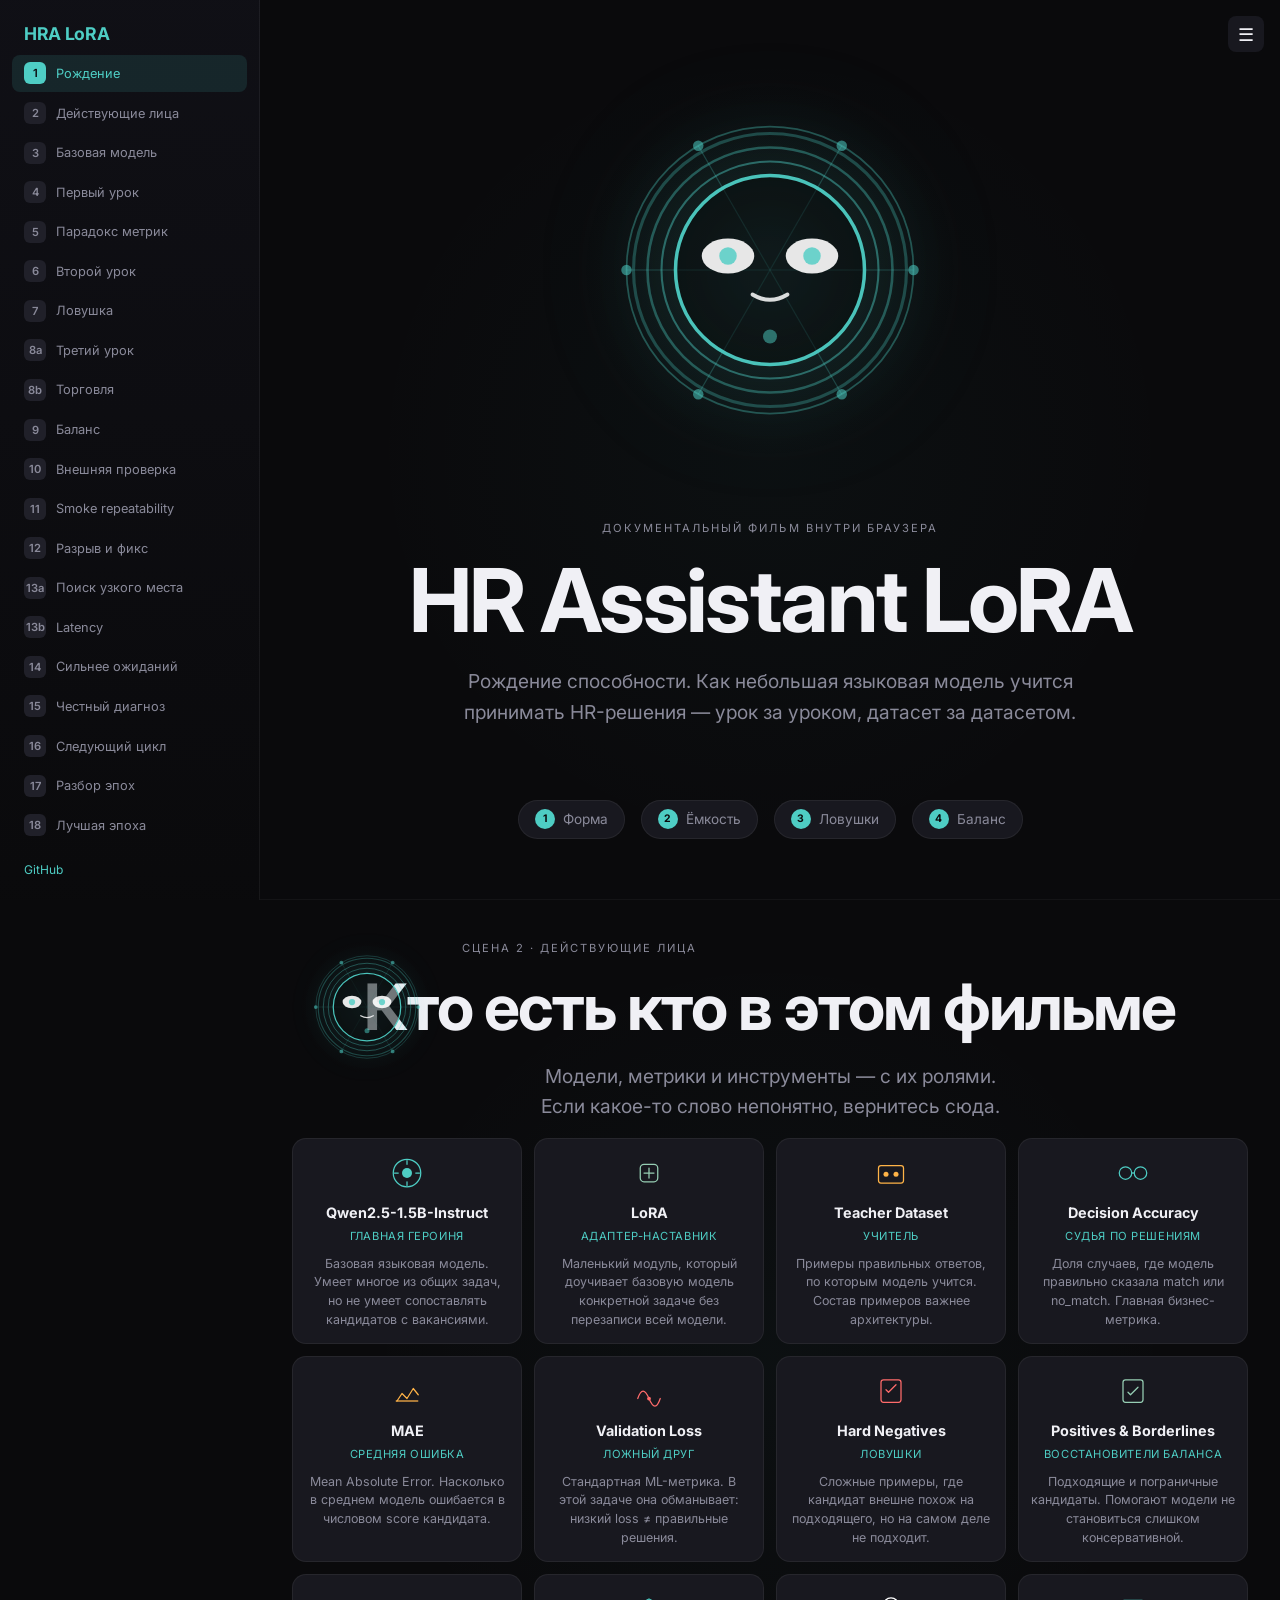
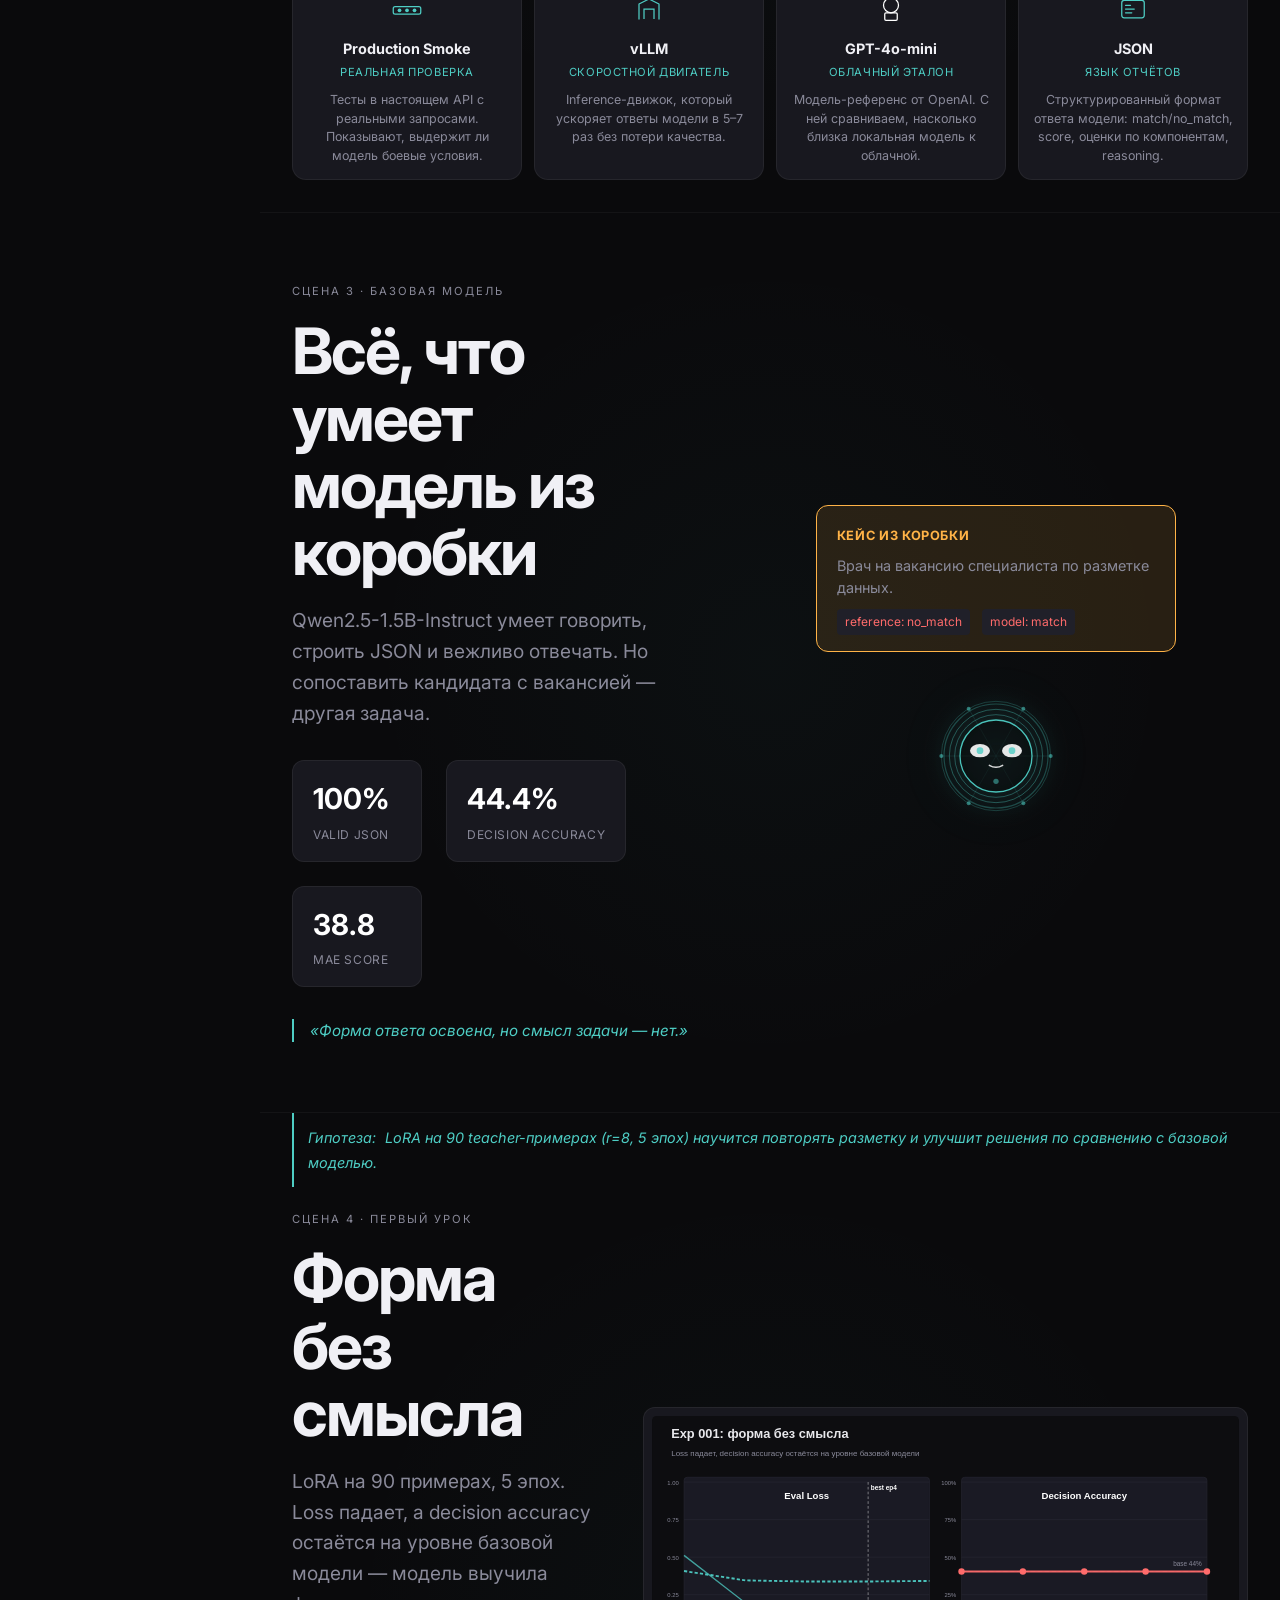
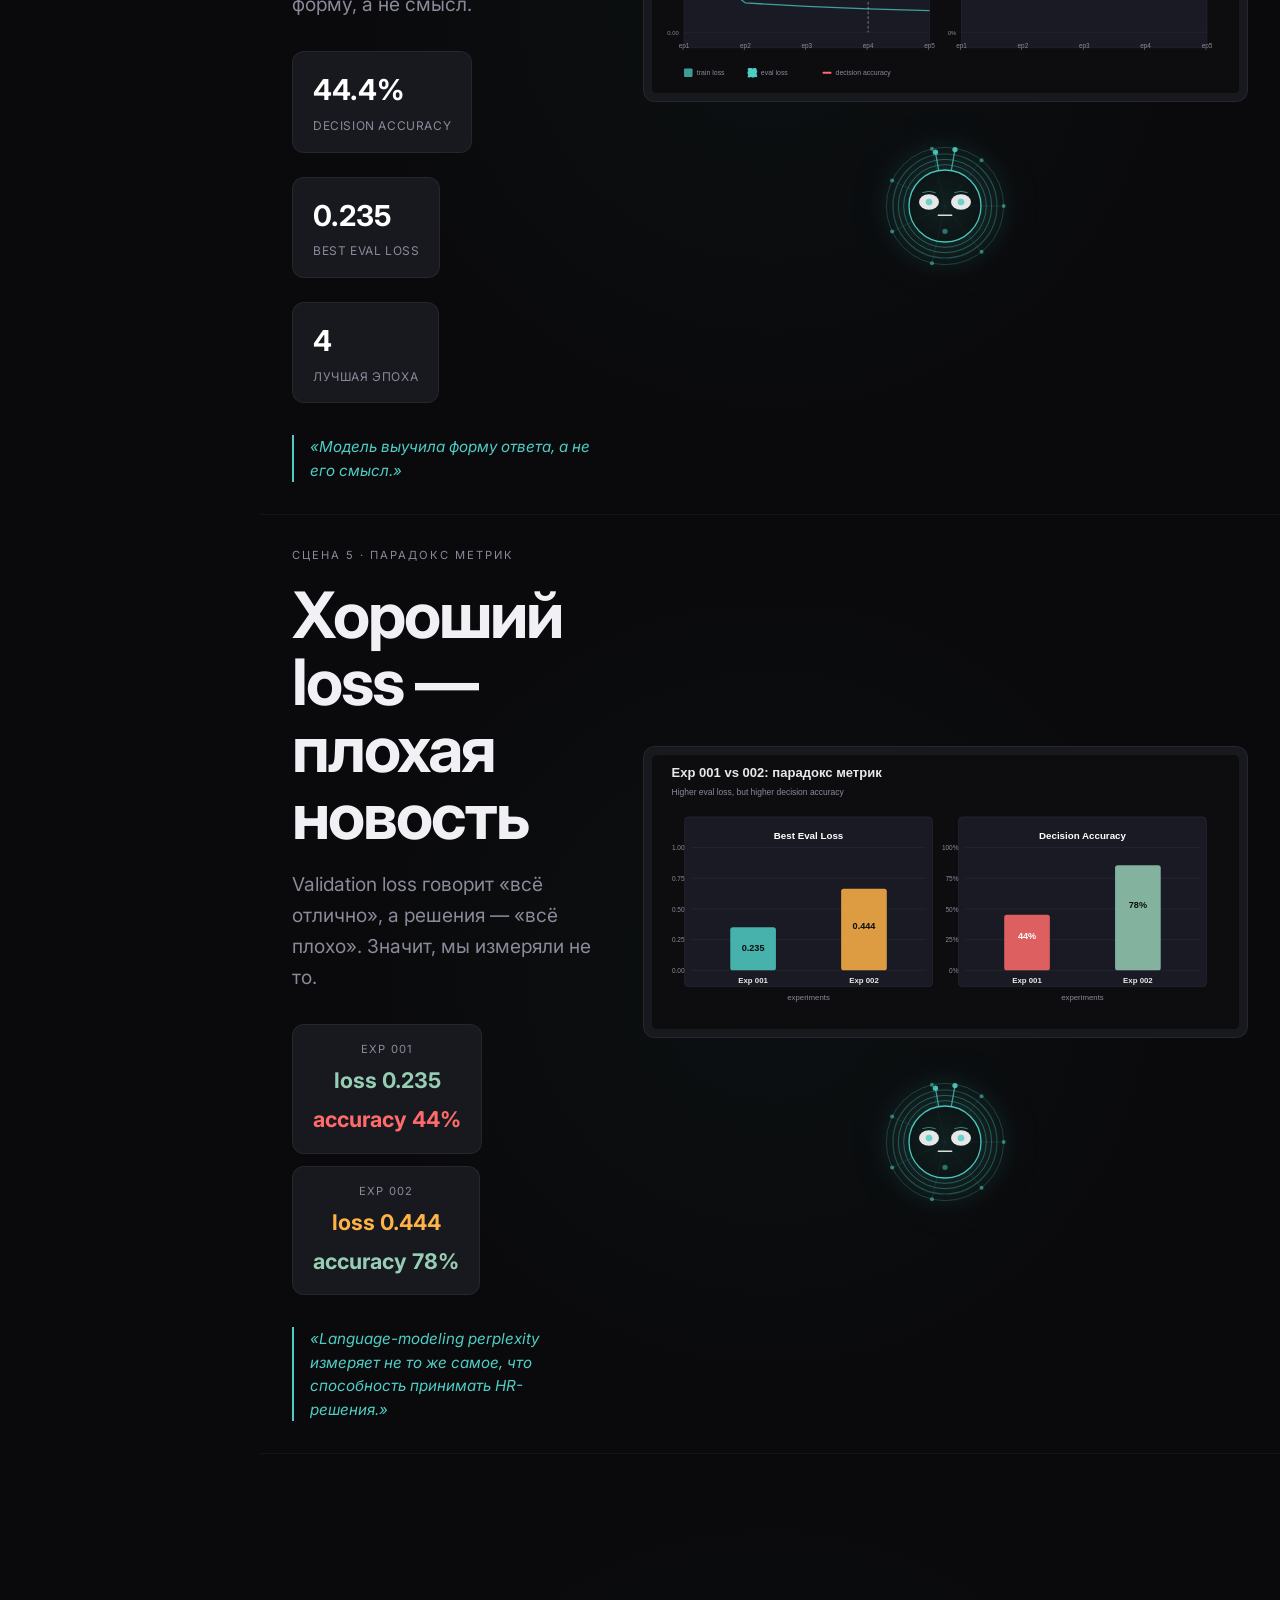
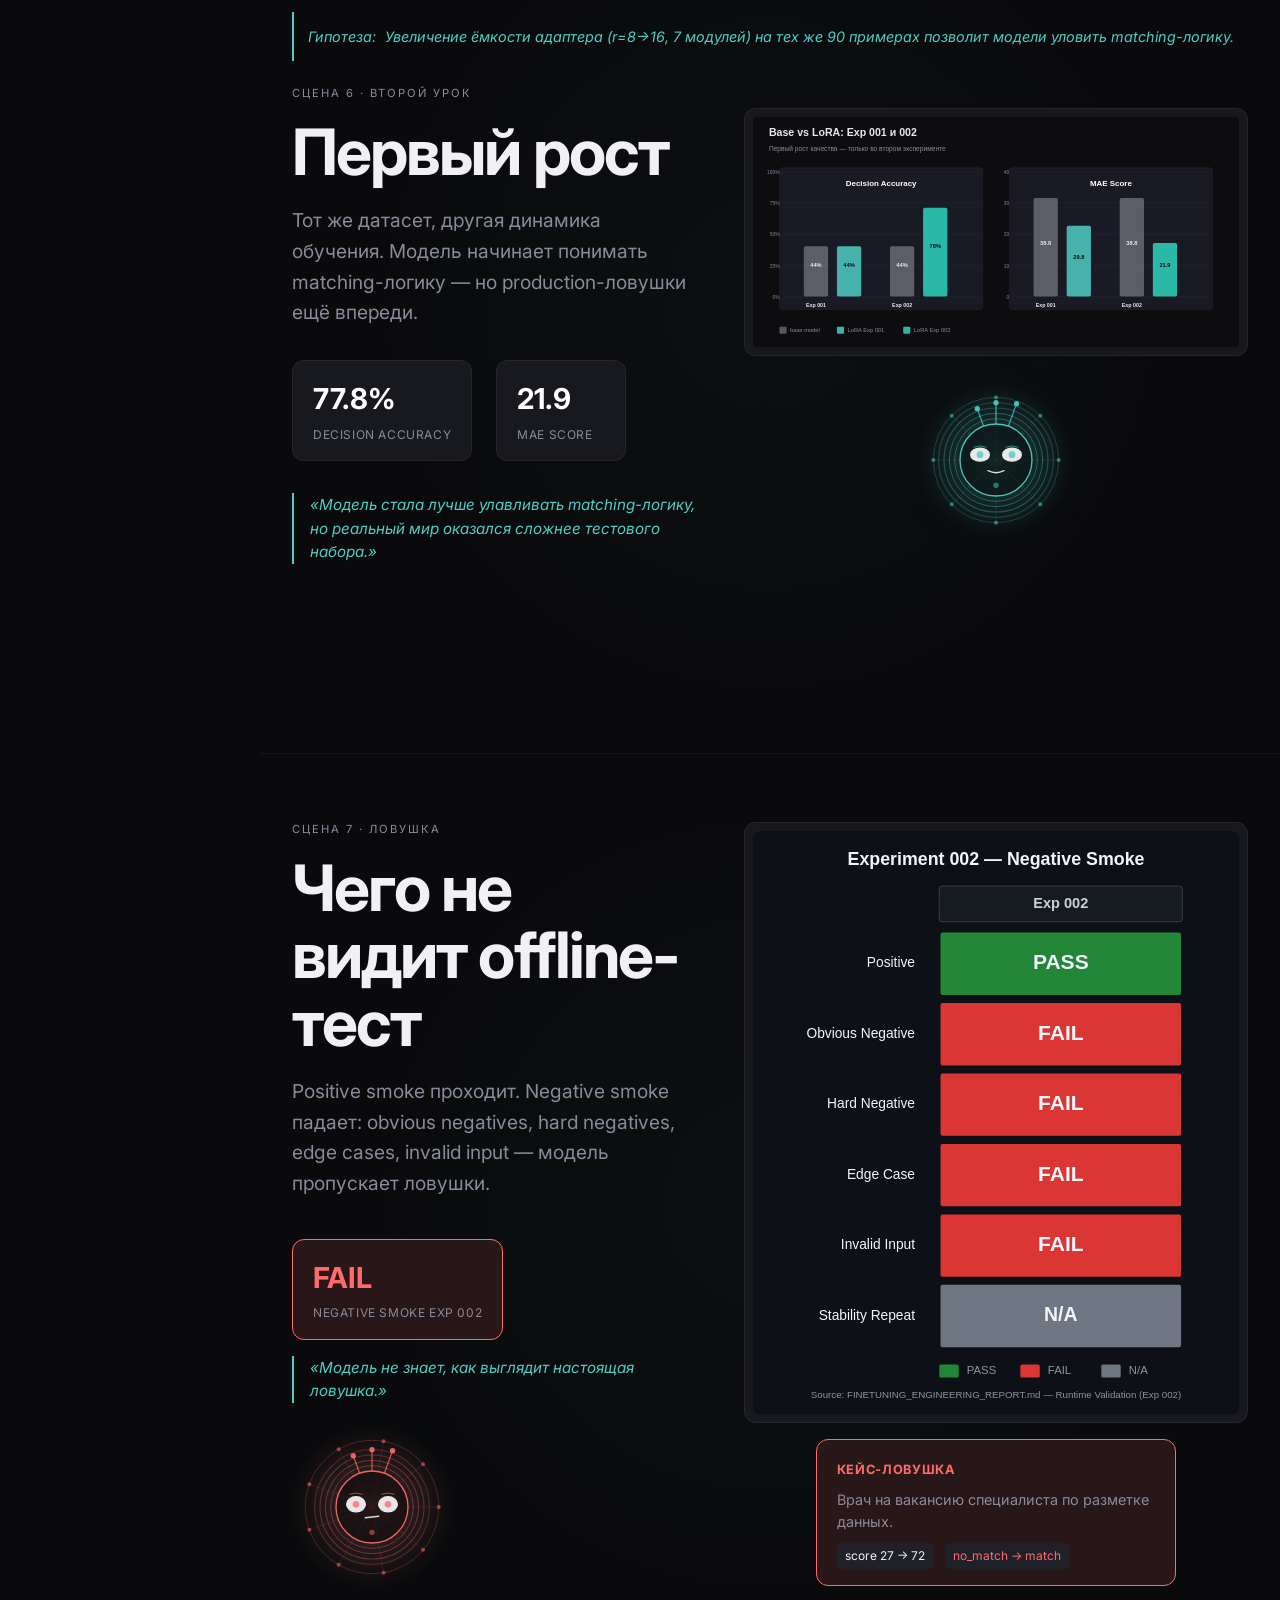
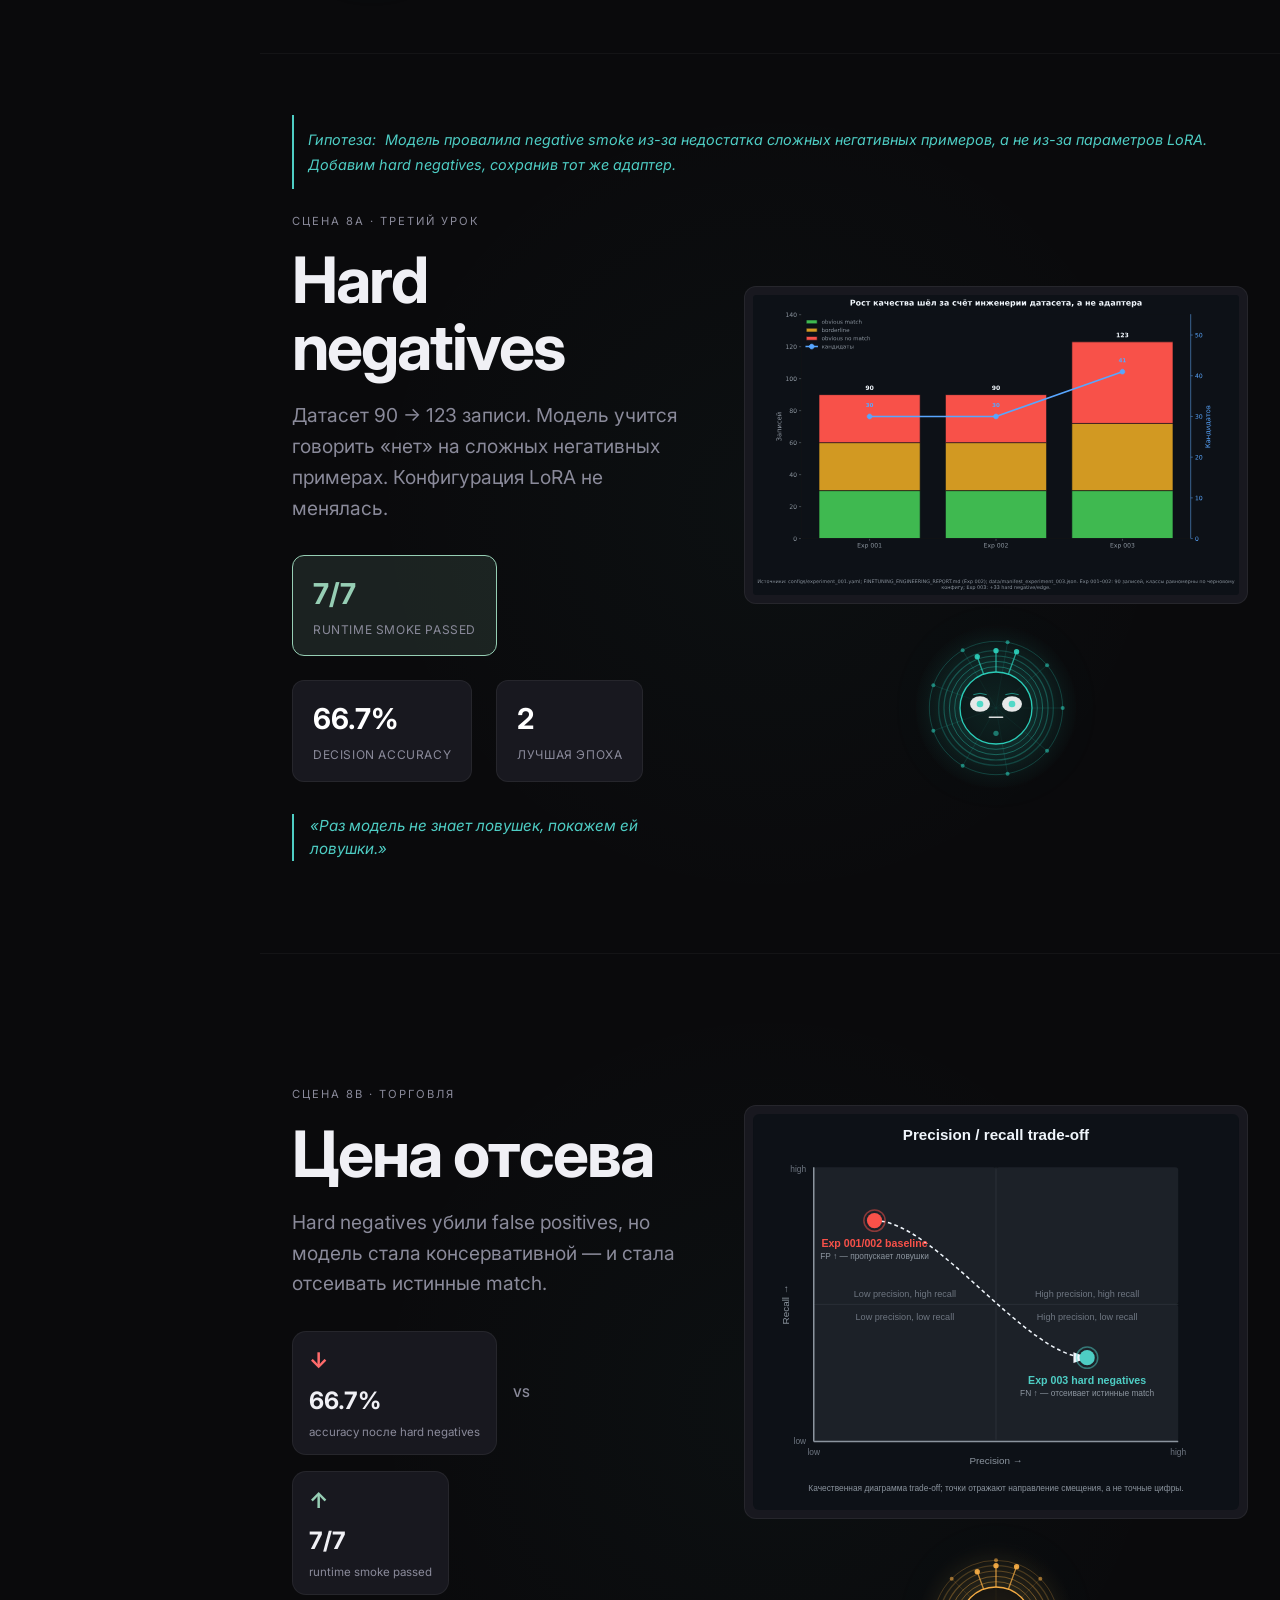
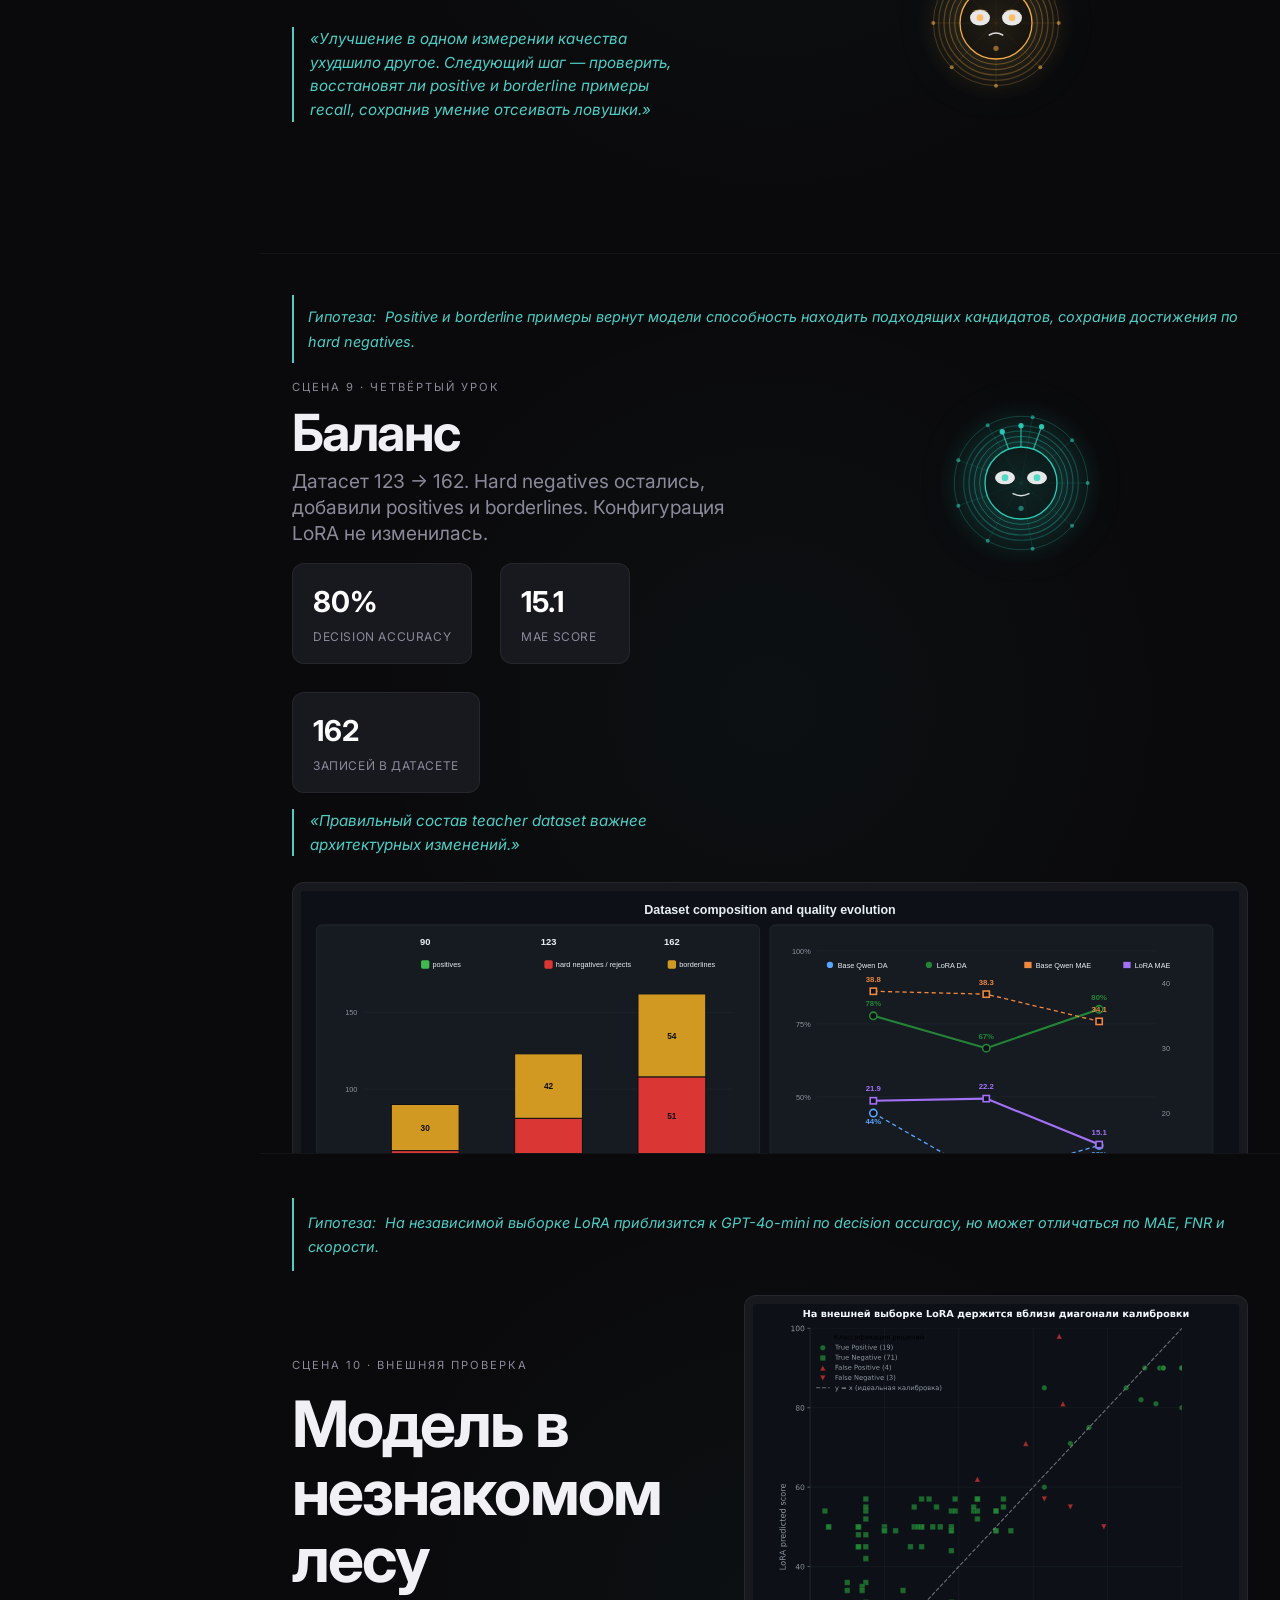
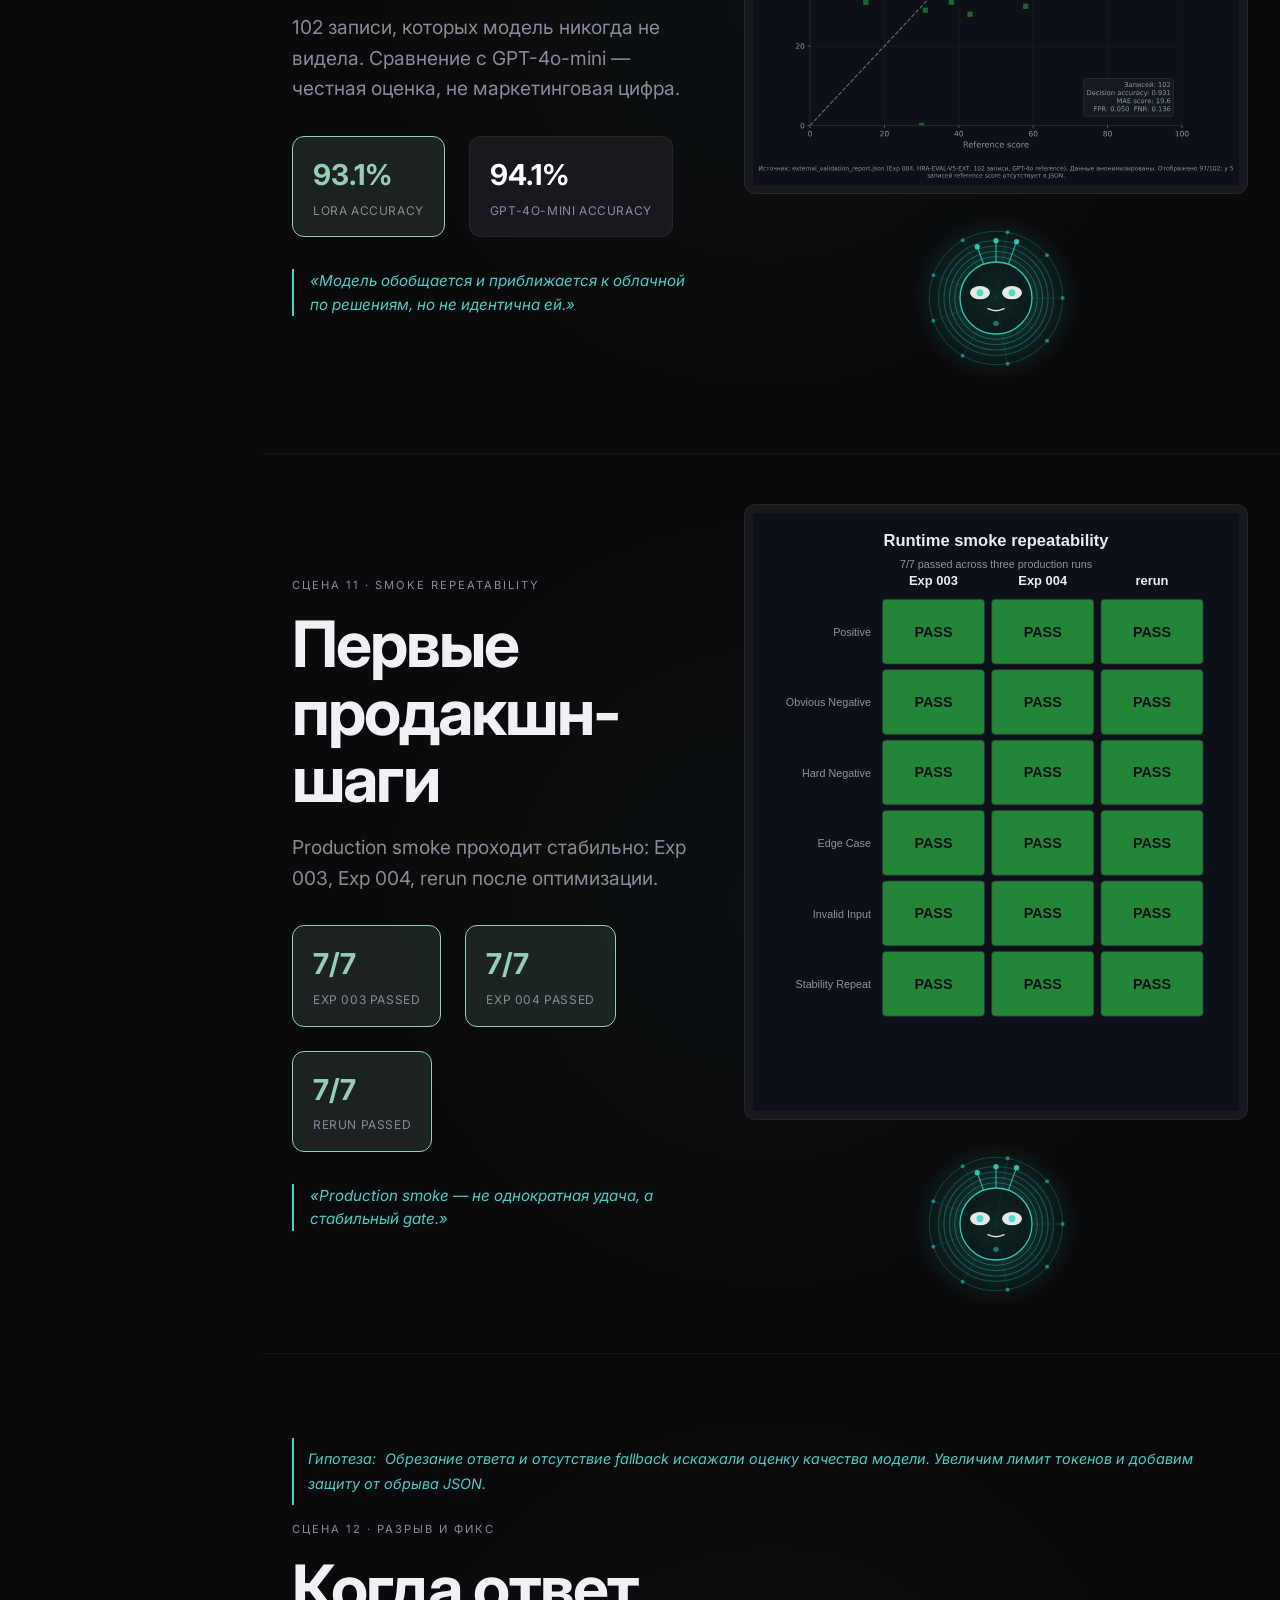
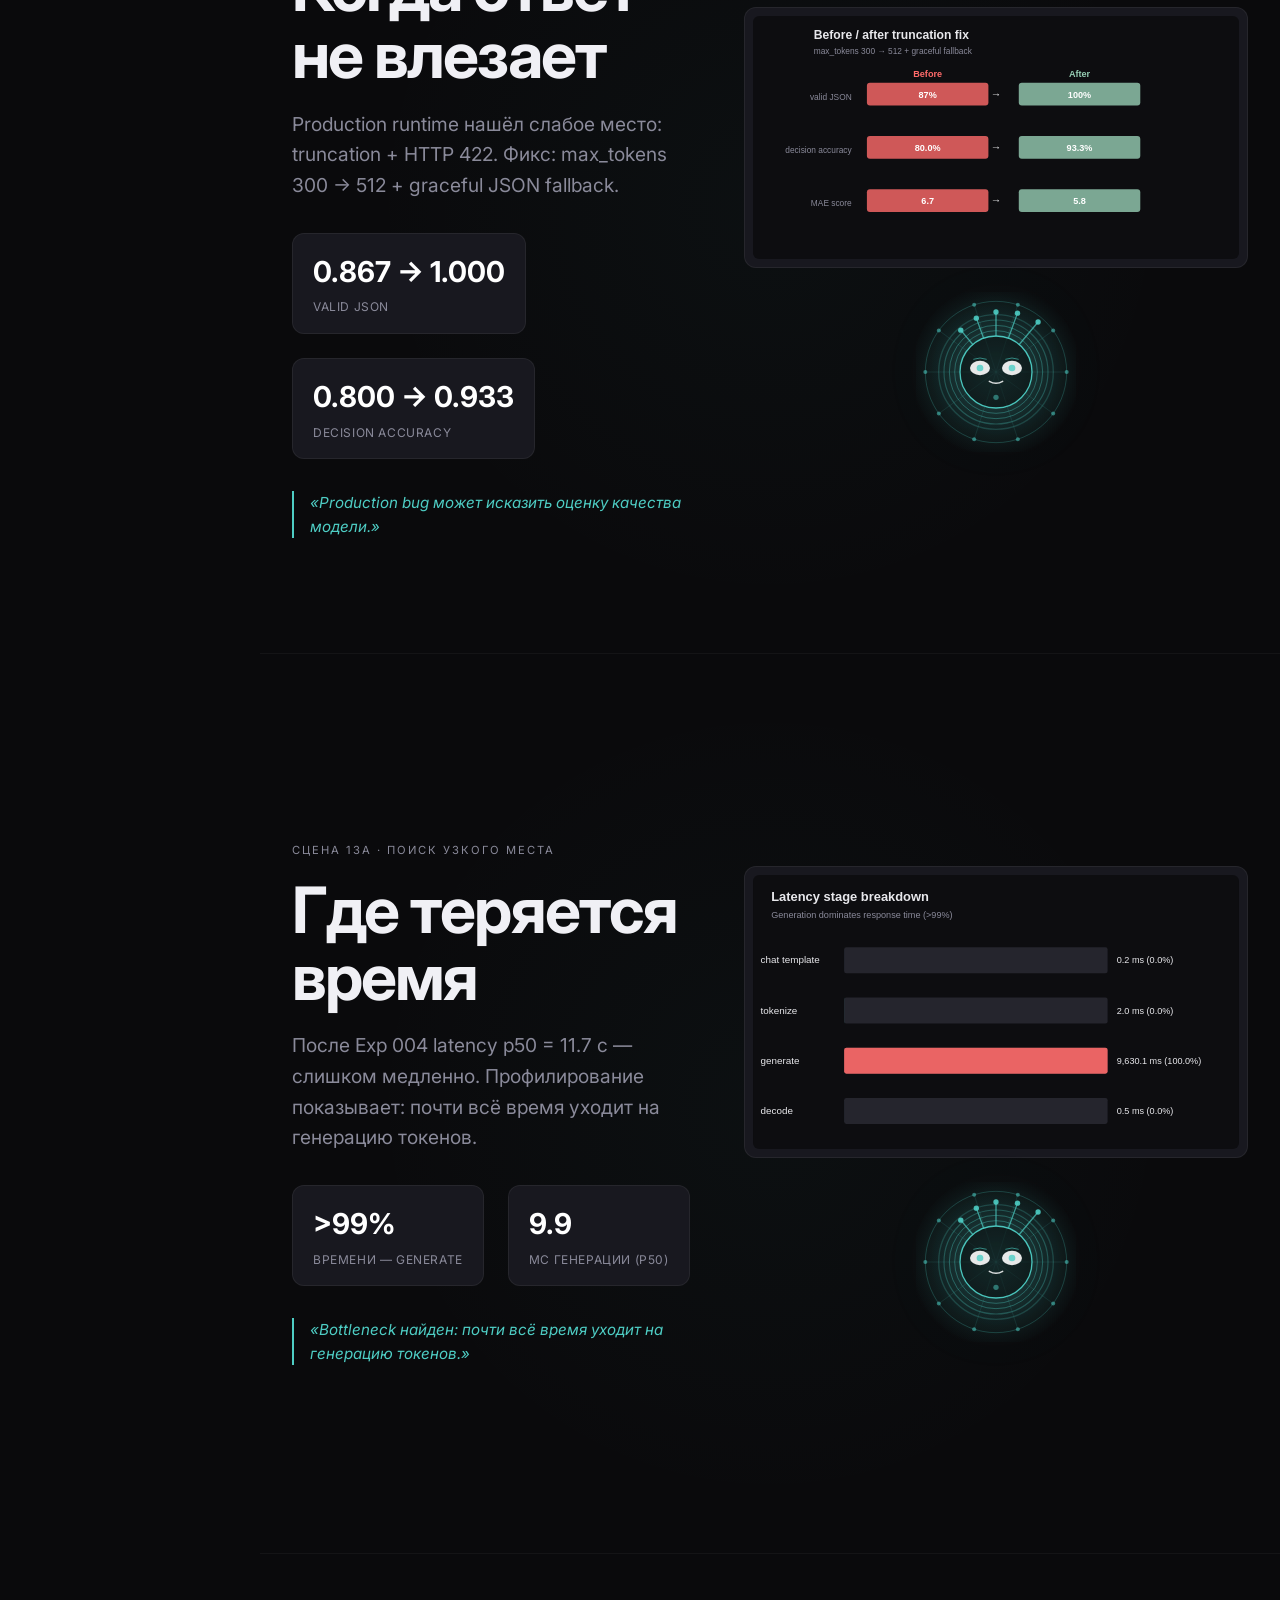
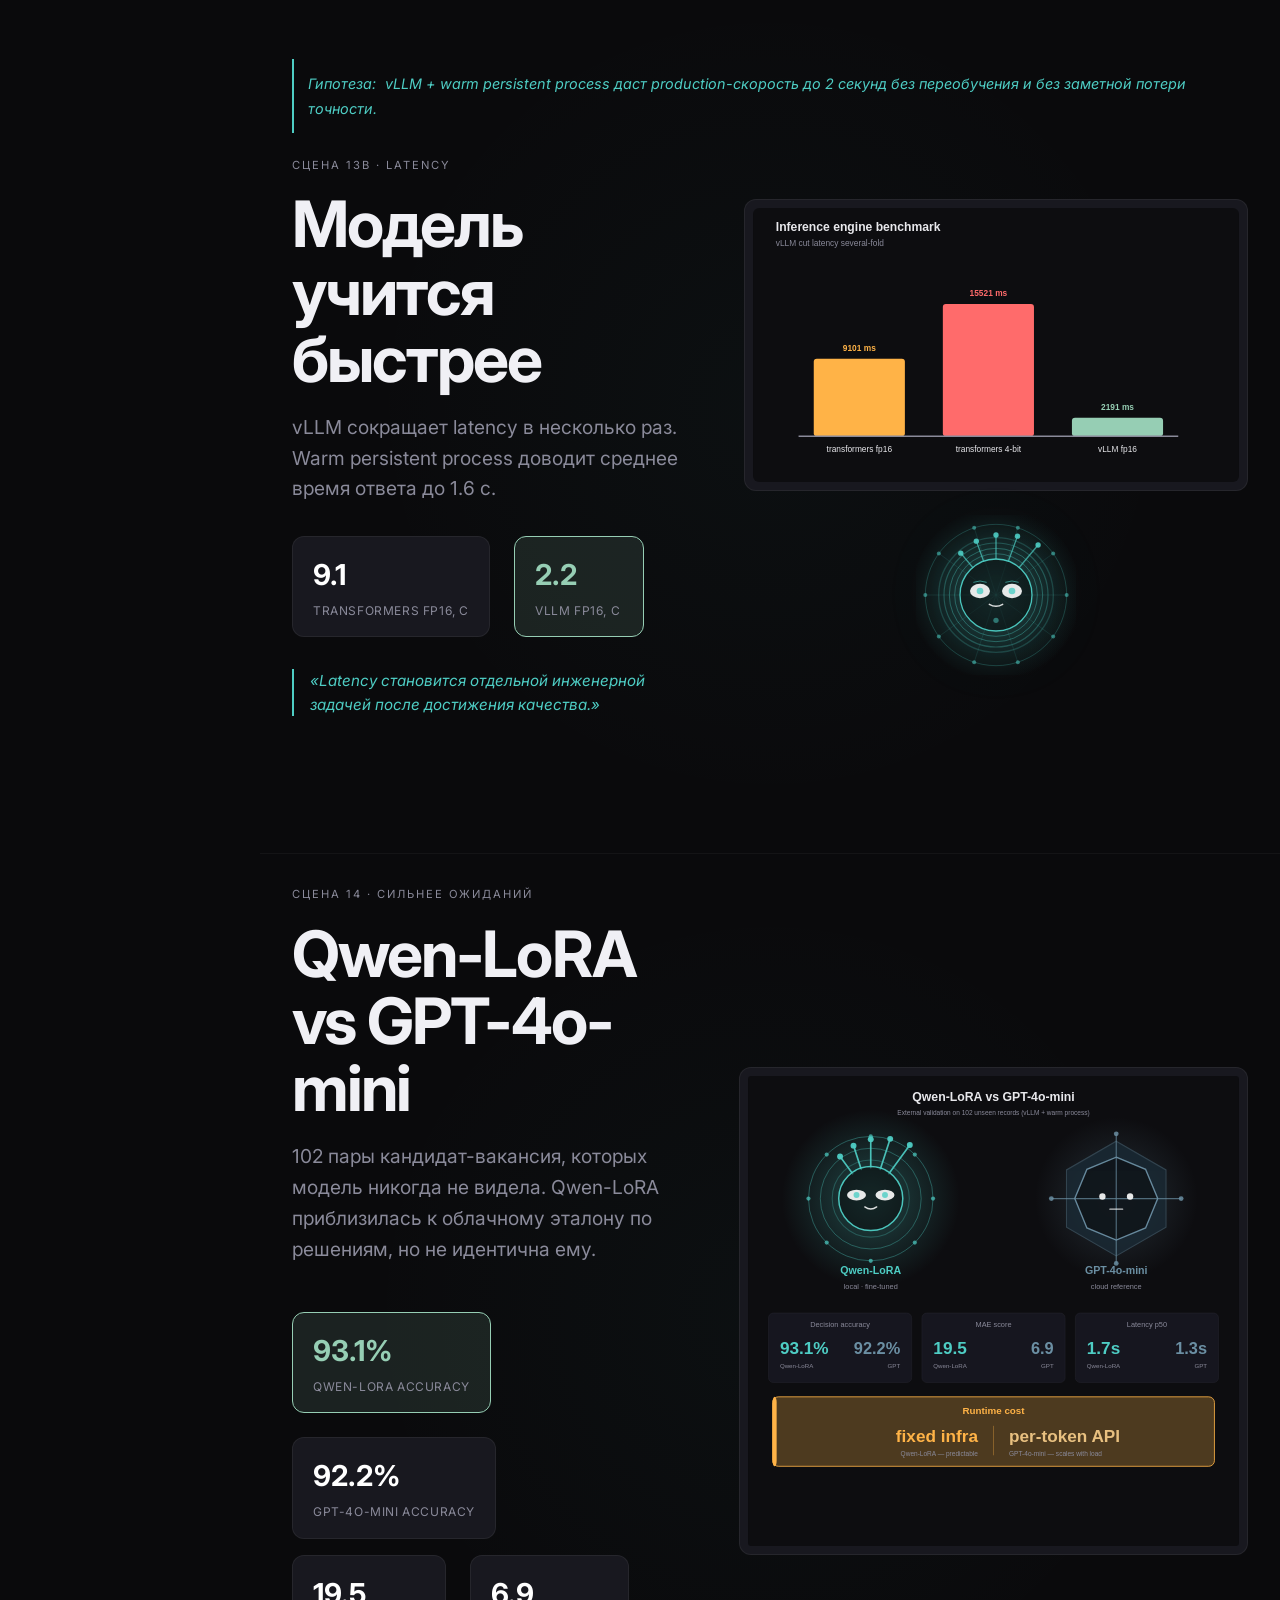
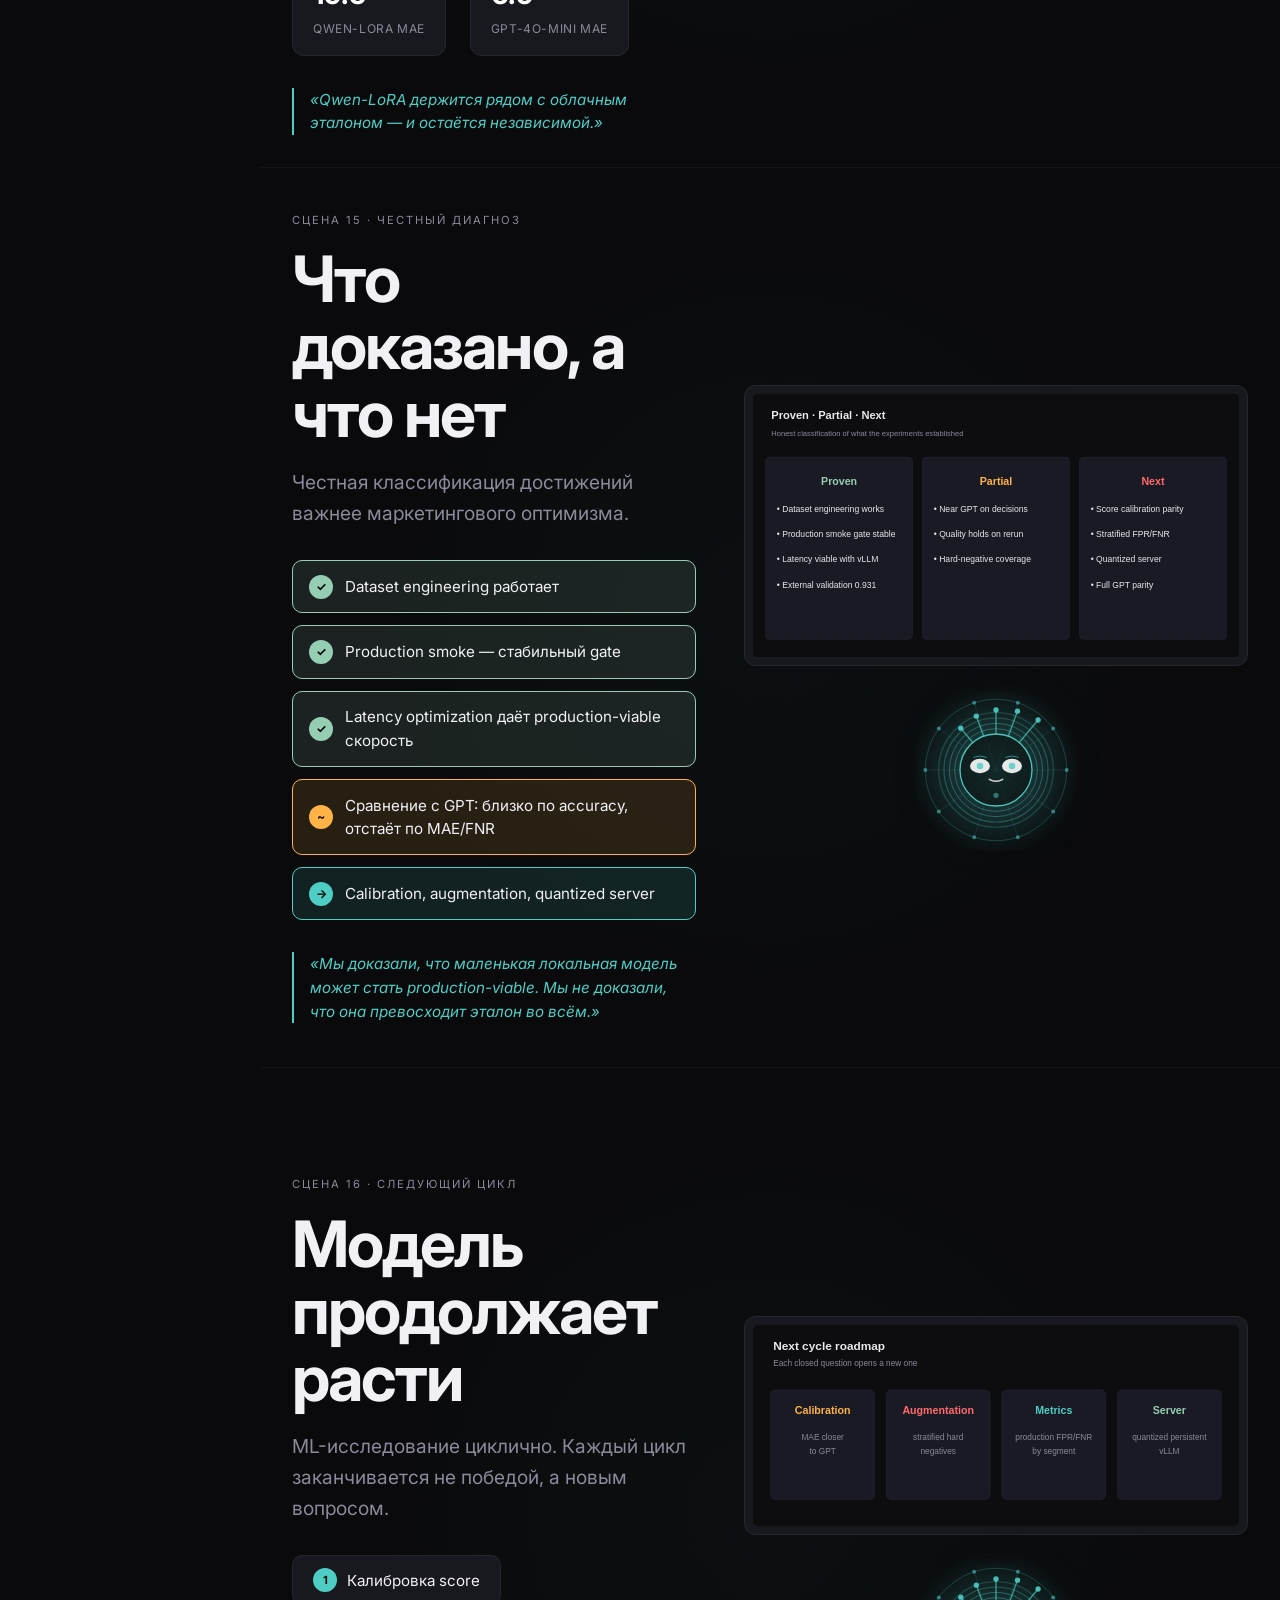
<file: landing/index.html>
<!DOCTYPE html>
<html lang="ru">
<head>
  <meta charset="UTF-8">
  <meta name="viewport" content="width=device-width, initial-scale=1.0">
  <title>HR Assistant LoRA: рождение способности</title>
  <meta name="description" content="Документальный фильм внутри браузера: как небольшая языковая модель учится принимать HR-решения.">
  <link rel="preconnect" href="https://fonts.googleapis.com">
  <link rel="preconnect" href="https://fonts.gstatic.com" crossorigin>
  <link href="https://fonts.googleapis.com/css2?family=Inter:wght@300;400;500;600;700;800&display=swap" rel="stylesheet">
  <link rel="stylesheet" href="css/main.css">
</head>
<body>

<button class="dossier-toggle" aria-label="Toggle navigation" title="Menu">☰</button>
<nav id="dossier" class="expanded">
  <div class="dossier-brand">HRA LoRA</div>
  <div class="scene-thumbs">
    <button class="scene-thumb active" data-scene="1"><span>1</span> Рождение</button>
    <button class="scene-thumb" data-scene="2"><span>2</span> Действующие лица</button>
    <button class="scene-thumb" data-scene="3"><span>3</span> Базовая модель</button>
    <button class="scene-thumb" data-scene="4"><span>4</span> Первый урок</button>
    <button class="scene-thumb" data-scene="5"><span>5</span> Парадокс метрик</button>
    <button class="scene-thumb" data-scene="6"><span>6</span> Второй урок</button>
    <button class="scene-thumb" data-scene="7"><span>7</span> Ловушка</button>
    <button class="scene-thumb" data-scene="8"><span>8a</span> Третий урок</button>
    <button class="scene-thumb" data-scene="9"><span>8b</span> Торговля</button>
    <button class="scene-thumb" data-scene="10"><span>9</span> Баланс</button>
    <button class="scene-thumb" data-scene="11"><span>10</span> Внешняя проверка</button>
    <button class="scene-thumb" data-scene="12"><span>11</span> Smoke repeatability</button>
    <button class="scene-thumb" data-scene="13"><span>12</span> Разрыв и фикс</button>
    <button class="scene-thumb" data-scene="14"><span>13a</span> Поиск узкого места</button>
    <button class="scene-thumb" data-scene="15"><span>13b</span> Latency</button>
    <button class="scene-thumb" data-scene="16"><span>14</span> Сильнее ожиданий</button>
    <button class="scene-thumb" data-scene="17"><span>15</span> Честный диагноз</button>
    <button class="scene-thumb" data-scene="18"><span>16</span> Следующий цикл</button>
    <button class="scene-thumb" data-scene="19"><span>17</span> Разбор эпох</button>
    <button class="scene-thumb" data-scene="20"><span>18</span> Лучшая эпоха</button>
    <button class="scene-thumb" data-scene="21"><span>19</span> Данные важнее архитектуры</button>
    <button class="scene-thumb" data-scene="22"><span>20</span> Архив</button>
    <button class="scene-thumb" data-scene="23"><span>21</span> О методе</button>
  </div>
  <div class="dossier-footer">
    <a href="https://github.com/alexander-gulyaev/ai-automation-portfolio-lab" target="_blank" rel="noopener">GitHub</a>
  </div>
</nav>

<main id="film">

  <!-- Scene 1: Title -->
  <section id="scene-1" class="scene scene-title-card center" data-lumina="base">
    <div class="scene-inner">
      <div class="hero-lumina" id="lumina-1"></div>
      <p class="scene-label">Документальный фильм внутри браузера</p>
      <h1 class="scene-title">HR Assistant LoRA</h1>
      <p class="scene-subtitle hero-subtitle">Рождение способности. Как небольшая языковая модель учится принимать HR-решения — урок за уроком, датасет за датасетом.</p>
      <div class="timeline-mini">
        <div class="tl-node"><span>1</span>Форма</div>
        <div class="tl-node"><span>2</span>Ёмкость</div>
        <div class="tl-node"><span>3</span>Ловушки</div>
        <div class="tl-node"><span>4</span>Баланс</div>
      </div>
    </div>
  </section>

  <!-- Scene 2: Dramatis personae -->
  <section id="scene-2" class="scene scene-cast" data-lumina="base">
    <div class="scene-inner">
      <div class="lumina-corner" id="lumina-2"></div>
      <p class="scene-label">Сцена 2 · Действующие лица</p>
      <h2 class="scene-title center-title">Кто есть кто в этом фильме</h2>
      <p class="scene-subtitle center-subtitle cast-subtitle">Модели, метрики и инструменты — с их ролями.<br>Если какое-то слово непонятно, вернитесь сюда.</p>
      <div class="cast-grid">
        <div class="cast-card">
          <svg class="cast-icon" viewBox="0 0 64 64"><circle cx="32" cy="32" r="22" fill="none" stroke="#4ECDC4" stroke-width="2"/><circle cx="32" cy="32" r="8" fill="#4ECDC4"/><path d="M32 18 L32 12 M32 46 L32 52 M18 32 L12 32 M46 32 L52 32" stroke="#4ECDC4" stroke-width="2" stroke-linecap="round"/></svg>
          <strong>Qwen2.5-1.5B-Instruct</strong>
          <span class="cast-role">Главная героиня</span>
          <p>Базовая языковая модель. Умеет многое из общих задач, но не умеет сопоставлять кандидатов с вакансиями.</p>
        </div>
        <div class="cast-card">
          <svg class="cast-icon" viewBox="0 0 64 64"><rect x="18" y="18" width="28" height="28" rx="6" fill="none" stroke="#96CEB4" stroke-width="2"/><path d="M24 32 L40 32 M32 24 L32 40" stroke="#96CEB4" stroke-width="2" stroke-linecap="round"/></svg>
          <strong>LoRA</strong>
          <span class="cast-role">Адаптер-наставник</span>
          <p>Маленький модуль, который доучивает базовую модель конкретной задаче без перезаписи всей модели.</p>
        </div>
        <div class="cast-card">
          <svg class="cast-icon" viewBox="0 0 64 64"><rect x="12" y="20" width="40" height="28" rx="4" fill="none" stroke="#FFB347" stroke-width="2"/><circle cx="24" cy="34" r="4" fill="#FFB347"/><circle cx="40" cy="34" r="4" fill="#FFB347"/></svg>
          <strong>Teacher Dataset</strong>
          <span class="cast-role">Учитель</span>
          <p>Примеры правильных ответов, по которым модель учится. Состав примеров важнее архитектуры.</p>
        </div>
        <div class="cast-card">
          <svg class="cast-icon" viewBox="0 0 64 64"><circle cx="20" cy="32" r="10" fill="none" stroke="#4ECDC4" stroke-width="2"/><circle cx="44" cy="32" r="10" fill="none" stroke="#4ECDC4" stroke-width="2"/><line x1="30" y1="32" x2="34" y2="32" stroke="#4ECDC4" stroke-width="2"/></svg>
          <strong>Decision Accuracy</strong>
          <span class="cast-role">Судья по решениям</span>
          <p>Доля случаев, где модель правильно сказала match или no_match. Главная бизнес-метрика.</p>
        </div>
        <div class="cast-card">
          <svg class="cast-icon" viewBox="0 0 64 64"><line x1="14" y1="48" x2="50" y2="48" stroke="#FFB347" stroke-width="2"/><path d="M16 48 L24 36 L32 44 L42 28 L50 38" fill="none" stroke="#FFB347" stroke-width="2" stroke-linecap="round" stroke-linejoin="round"/></svg>
          <strong>MAE</strong>
          <span class="cast-role">Средняя ошибка</span>
          <p>Mean Absolute Error. Насколько в среднем модель ошибается в числовом score кандидата.</p>
        </div>
        <div class="cast-card">
          <svg class="cast-icon" viewBox="0 0 64 64"><path d="M14 44 Q22 20 32 44 T50 44" fill="none" stroke="#FF6B6B" stroke-width="2" stroke-linecap="round"/><circle cx="32" cy="44" r="3" fill="#FF6B6B"/></svg>
          <strong>Validation Loss</strong>
          <span class="cast-role">Ложный друг</span>
          <p>Стандартная ML-метрика. В этой задаче она обманывает: низкий loss ≠ правильные решения.</p>
        </div>
        <div class="cast-card">
          <svg class="cast-icon" viewBox="0 0 64 64"><rect x="16" y="14" width="32" height="36" rx="4" fill="none" stroke="#FF6B6B" stroke-width="2"/><path d="M24 30 L28 34 L40 22" fill="none" stroke="#FF6B6B" stroke-width="2" stroke-linecap="round" stroke-linejoin="round"/></svg>
          <strong>Hard Negatives</strong>
          <span class="cast-role">Ловушки</span>
          <p>Сложные примеры, где кандидат внешне похож на подходящего, но на самом деле не подходит.</p>
        </div>
        <div class="cast-card">
          <svg class="cast-icon" viewBox="0 0 64 64"><rect x="16" y="14" width="32" height="36" rx="4" fill="none" stroke="#96CEB4" stroke-width="2"/><path d="M24 34 L28 38 L40 26" fill="none" stroke="#96CEB4" stroke-width="2" stroke-linecap="round" stroke-linejoin="round"/></svg>
          <strong>Positives & Borderlines</strong>
          <span class="cast-role">Восстановители баланса</span>
          <p>Подходящие и пограничные кандидаты. Помогают модели не становиться слишком консервативной.</p>
        </div>
        <div class="cast-card">
          <svg class="cast-icon" viewBox="0 0 64 64"><rect x="10" y="28" width="44" height="12" rx="3" fill="none" stroke="#4ECDC4" stroke-width="2"/><circle cx="20" cy="34" r="3" fill="#4ECDC4"/><circle cx="32" cy="34" r="3" fill="#4ECDC4"/><circle cx="44" cy="34" r="3" fill="#4ECDC4"/></svg>
          <strong>Production Smoke</strong>
          <span class="cast-role">Реальная проверка</span>
          <p>Тесты в настоящем API с реальными запросами. Показывают, выдержит ли модель боевые условия.</p>
        </div>
        <div class="cast-card">
          <svg class="cast-icon" viewBox="0 0 64 64"><path d="M16 48 L16 24 L32 16 L48 24 L48 48" fill="none" stroke="#4ECDC4" stroke-width="2" stroke-linecap="round" stroke-linejoin="round"/><path d="M24 48 L24 32 L40 32 L40 48" fill="none" stroke="#4ECDC4" stroke-width="2"/></svg>
          <strong>vLLM</strong>
          <span class="cast-role">Скоростной двигатель</span>
          <p>Inference-движок, который ускоряет ответы модели в 5–7 раз без потери качества.</p>
        </div>
        <div class="cast-card">
          <svg class="cast-icon" viewBox="0 0 64 64"><circle cx="32" cy="26" r="12" fill="none" stroke="#ffffff" stroke-width="2"/><rect x="22" y="38" width="20" height="12" rx="2" fill="none" stroke="#ffffff" stroke-width="2"/></svg>
          <strong>GPT-4o-mini</strong>
          <span class="cast-role">Облачный эталон</span>
          <p>Модель-референс от OpenAI. С ней сравниваем, насколько близка локальная модель к облачной.</p>
        </div>
        <div class="cast-card">
          <svg class="cast-icon" viewBox="0 0 64 64"><rect x="14" y="18" width="36" height="28" rx="4" fill="none" stroke="#4ECDC4" stroke-width="2"/><path d="M20 26 L28 26 M20 32 L34 32 M20 38 L30 38" stroke="#4ECDC4" stroke-width="2" stroke-linecap="round"/></svg>
          <strong>JSON</strong>
          <span class="cast-role">Язык отчётов</span>
          <p>Структурированный формат ответа модели: match/no_match, score, оценки по компонентам, reasoning.</p>
        </div>
      </div>
    </div>
  </section>

  <!-- Scene 3: Base model -->
  <section id="scene-3" class="scene" data-lumina="base">
    <div class="scene-inner">
      <div class="scene-grid two-col">
        <div class="text-col">
          <p class="scene-label">Сцена 3 · Базовая модель</p>
          <h2 class="scene-title">Всё, что умеет модель из коробки</h2>
          <p class="scene-subtitle">Qwen2.5-1.5B-Instruct умеет говорить, строить JSON и вежливо отвечать. Но сопоставить кандидата с вакансией — другая задача.</p>
          <div class="metric-row">
            <div class="metric"><span class="metric-num" data-source="experiments.001.generation_test.base.valid_json_rate">100%</span><span class="metric-label">valid JSON</span></div>
            <div class="metric"><span class="metric-num" data-source="experiments.001.generation_test.base.decision_accuracy">44%</span><span class="metric-label">decision accuracy</span></div>
            <div class="metric"><span class="metric-num" data-source="experiments.001.generation_test.base.mae_score">38.8</span><span class="metric-label">MAE score</span></div>
          </div>
          <p class="scene-voice">«Форма ответа освоена, но смысл задачи — нет.»</p>
        </div>
        <div class="visual-col">
          <div class="case-card base-case">
            <strong>Кейс из коробки</strong>
            <p>Врач на вакансию специалиста по разметке данных.</p>
            <span class="case-tag bad">reference: no_match</span>
            <span class="case-tag bad">model: match</span>
          </div>
          <div class="lumina-small" id="lumina-3"></div>
        </div>
      </div>
    </div>
  </section>

  <!-- Scene 4: First lesson -->
  <section id="scene-4" class="scene" data-lumina="form">
    <div class="scene-inner">
      <div class="hypothesis-note top scene-header">
        <span class="hn-label">Гипотеза:</span>
        <p>LoRA на 90 teacher-примерах (r=8, 5 эпох) научится повторять разметку и улучшит решения по сравнению с базовой моделью.</p>
      </div>
      <div class="scene-grid two-col-wide-viz">
        <div class="text-col">
          <p class="scene-label">Сцена 4 · Первый урок</p>
          <h2 class="scene-title">Форма без смысла</h2>
          <p class="scene-subtitle">LoRA на 90 примерах, 5 эпох. Loss падает, а decision accuracy остаётся на уровне базовой модели — модель выучила форму, а не смысл.</p>
          <div class="metric-row">
            <div class="metric"><span class="metric-num" data-source="experiments.001.generation_test.decision_accuracy">44%</span><span class="metric-label">decision accuracy</span></div>
            <div class="metric"><span class="metric-num" data-source="experiments.001.best_eval_loss">0.235</span><span class="metric-label">best eval loss</span></div>
            <div class="metric"><span class="metric-num" data-source="experiments.001.best_checkpoint.epoch">4</span><span class="metric-label">лучшая эпоха</span></div>
          </div>
          <p class="scene-voice">«Модель выучила форму ответа, а не его смысл.»</p>
        </div>
        <div class="visual-col">
          <img src="assets/visuals/G-001-loss-curves.svg?v=3" alt="Training and validation loss curves" class="viz-img extra-wide">
          <div class="lumina-small" id="lumina-4"></div>
        </div>
      </div>
    </div>
  </section>

  <!-- Scene 5: Metric paradox -->
  <section id="scene-5" class="scene" data-lumina="form">
    <div class="scene-inner">
      <div class="scene-grid two-col-wide-viz">
        <div class="text-col">
          <p class="scene-label">Сцена 5 · Парадокс метрик</p>
          <h2 class="scene-title">Хороший loss — плохая новость</h2>
          <p class="scene-subtitle">Validation loss говорит «всё отлично», а решения — «всё плохо». Значит, мы измеряли не то.</p>
          <div class="paradox-cards compact">
            <div class="paradox-card">
              <span class="pc-exp">Exp 001</span>
              <span class="pc-val loss-low">loss 0.235</span>
              <span class="pc-val acc-low">accuracy 44%</span>
            </div>
            <div class="paradox-card">
              <span class="pc-exp">Exp 002</span>
              <span class="pc-val loss-high">loss 0.444</span>
              <span class="pc-val acc-high">accuracy 78%</span>
            </div>
          </div>
          <p class="scene-voice">«Language-modeling perplexity измеряет не то же самое, что способность принимать HR-решения.»</p>
        </div>
        <div class="visual-col">
          <img src="assets/visuals/G-002-best-eval-loss.svg?v=3" alt="Best validation loss per experiment" class="viz-img extra-wide">
          <div class="lumina-small" id="lumina-5"></div>
        </div>
      </div>
    </div>
  </section>

  <!-- Scene 6: Second lesson -->
  <section id="scene-6" class="scene" data-lumina="direction">
    <div class="scene-inner">
      <div class="hypothesis-note top scene-header">
        <span class="hn-label">Гипотеза:</span>
        <p>Увеличение ёмкости адаптера (r=8→16, 7 модулей) на тех же 90 примерах позволит модели уловить matching-логику.</p>
      </div>
      <div class="scene-grid two-col">
        <div class="text-col">
          <p class="scene-label">Сцена 6 · Второй урок</p>
          <h2 class="scene-title">Первый рост</h2>
          <p class="scene-subtitle">Тот же датасет, другая динамика обучения. Модель начинает понимать matching-логику — но production-ловушки ещё впереди.</p>
          <div class="metric-row">
            <div class="metric"><span class="metric-num" data-source="experiments.002.generation_test.decision_accuracy">78%</span><span class="metric-label">decision accuracy</span></div>
            <div class="metric"><span class="metric-num" data-source="experiments.002.generation_test.mae_score">21.9</span><span class="metric-label">MAE score</span></div>
          </div>
          <p class="scene-voice">«Модель стала лучше улавливать matching-логику, но реальный мир оказался сложнее тестового набора.»</p>
        </div>
        <div class="visual-col">
          <img src="assets/visuals/G-021-base-vs-lora-exp001-exp002.svg?v=4" alt="Base vs LoRA decision accuracy and MAE for Exp 001 and 002" class="viz-img scene-6-viz">
          <div class="lumina-small" id="lumina-6"></div>
        </div>
      </div>
    </div>
  </section>

  <!-- Scene 7: Trap -->
  <section id="scene-7" class="scene" data-lumina="shell">
    <div class="scene-inner">
      <div class="scene-grid two-col">
        <div class="text-col">
          <p class="scene-label">Сцена 7 · Ловушка</p>
          <h2 class="scene-title">Чего не видит offline-тест</h2>
          <p class="scene-subtitle">Positive smoke проходит. Negative smoke падает: obvious negatives, hard negatives, edge cases, invalid input — модель пропускает ловушки.</p>
          <div class="highlight-group">
            <div class="metric-row">
              <div class="metric bad"><span class="metric-num">FAIL</span><span class="metric-label">negative smoke Exp 002</span></div>
            </div>
            <p class="scene-voice">«Модель не знает, как выглядит настоящая ловушка.»</p>
          </div>
          <div class="lumina-small" id="lumina-7"></div>
        </div>
        <div class="visual-col">
          <img src="assets/visuals/G-022-exp002-smoke-fail.svg?v=1" alt="Runtime smoke matrix Exp 002" class="viz-img smaller">
          <div class="case-card trap-case">
            <strong>Кейс-ловушка</strong>
            <p>Врач на вакансию специалиста по разметке данных.</p>
            <span class="case-tag">score 27 → 72</span>
            <span class="case-tag bad">no_match → match</span>
          </div>
        </div>
      </div>
    </div>
  </section>

  <!-- Scene 8: Hard negatives -->
  <section id="scene-8" class="scene" data-lumina="learning">
    <div class="scene-inner">
      <div class="hypothesis-note top scene-header">
        <span class="hn-label">Гипотеза:</span>
        <p>Модель провалила negative smoke из-за недостатка сложных негативных примеров, а не из-за параметров LoRA. Добавим hard negatives, сохранив тот же адаптер.</p>
      </div>
      <div class="scene-grid two-col">
        <div class="text-col">
          <p class="scene-label">Сцена 8a · Третий урок</p>
          <h2 class="scene-title">Hard negatives</h2>
          <p class="scene-subtitle">Датасет 90 → 123 записи. Модель учится говорить «нет» на сложных негативных примерах. Конфигурация LoRA не менялась.</p>
          <div class="metric-row">
            <div class="metric good"><span class="metric-num">7/7</span><span class="metric-label">runtime smoke passed</span></div>
            <div class="metric"><span class="metric-num" data-source="experiments.003.generation_test.decision_accuracy">67%</span><span class="metric-label">decision accuracy</span></div>
            <div class="metric"><span class="metric-num" data-source="experiments.003.best_checkpoint.epoch">2</span><span class="metric-label">лучшая эпоха</span></div>
          </div>
          <p class="scene-voice">«Раз модель не знает ловушек, покажем ей ловушки.»</p>
        </div>
        <div class="visual-col">
          <img src="assets/visuals/G-023-dataset-evolution-exp001-003.svg?v=2" alt="Dataset evolution Exp 001–003" class="viz-img scene-8a-viz">
          <div class="lumina-small" id="lumina-8"></div>
        </div>
      </div>
    </div>
  </section>

  <!-- Scene 9: Trade-off -->
  <section id="scene-9" class="scene" data-lumina="contracted">
    <div class="scene-inner">
      <div class="scene-grid two-col">
        <div class="text-col">
          <p class="scene-label">Сцена 8b · Торговля</p>
          <h2 class="scene-title">Цена отсева</h2>
          <p class="scene-subtitle">Hard negatives убили false positives, но модель стала консервативной — и стала отсеивать истинные match.</p>
          <div class="trade-grid compact">
            <div class="trade-item">
              <span class="ti-arrow down">↓</span>
              <span class="ti-metric" data-source="experiments.003.generation_test.decision_accuracy">67%</span>
              <span class="ti-label">accuracy после hard negatives</span>
            </div>
            <div class="trade-vs">VS</div>
            <div class="trade-item">
              <span class="ti-arrow up">↑</span>
              <span class="ti-metric">7/7</span>
              <span class="ti-label">runtime smoke passed</span>
            </div>
          </div>
          <p class="scene-voice">«Улучшение в одном измерении качества ухудшило другое. Следующий шаг — проверить, восстановят ли positive и borderline примеры recall, сохранив умение отсеивать ловушки.»</p>
        </div>
        <div class="visual-col">
          <img src="assets/visuals/G-024-precision-recall-tradeoff-scene8b.svg?v=2" alt="Precision recall tradeoff" class="viz-img scene-8b-viz">
          <div class="lumina-small" id="lumina-9"></div>
        </div>
      </div>
    </div>
  </section>

  <!-- Scene 10: Balance -->
  <section id="scene-10" class="scene scene-balance-wide" data-lumina="balance">
    <div class="scene-inner">
      <div class="hypothesis-note top scene-header compact">
        <span class="hn-label">Гипотеза:</span>
        <p>Positive и borderline примеры вернут модели способность находить подходящих кандидатов, сохранив достижения по hard negatives.</p>
      </div>
      <div class="scene-grid balance-compact">
        <div class="balance-text-col">
          <p class="scene-label">Сцена 9 · Четвёртый урок</p>
          <h2 class="scene-title">Баланс</h2>
          <p class="scene-subtitle compact">Датасет 123 → 162. Hard negatives остались, добавили positives и borderlines. Конфигурация LoRA не изменилась.</p>
          <div class="metric-row compact">
            <div class="metric"><span class="metric-num" data-source="experiments.004.generation_test.decision_accuracy">80%</span><span class="metric-label">decision accuracy</span></div>
            <div class="metric"><span class="metric-num" data-source="experiments.004.generation_test.mae_score">15.1</span><span class="metric-label">MAE score</span></div>
            <div class="metric"><span class="metric-num" data-source="dataset_change_log.3.total_records">162</span><span class="metric-label">записей в датасете</span></div>
          </div>
          <p class="scene-voice compact">«Правильный состав teacher dataset важнее архитектурных изменений.»</p>
        </div>
        <div class="balance-lumina-col">
          <div class="lumina-small" id="lumina-10"></div>
        </div>
        <div class="balance-chart-col">
          <img src="assets/visuals/G-025-balance-dataset-and-metrics.svg?v=7" alt="Изменение состава teacher dataset и эволюция метрик" class="viz-img extra-wide">
        </div>
      </div>
    </div>
  </section>

  <!-- Scene 11: External validation -->
  <section id="scene-11" class="scene" data-lumina="balance">
    <div class="scene-inner">
      <div class="hypothesis-note top scene-header">
        <span class="hn-label">Гипотеза:</span>
        <p>На независимой выборке LoRA приблизится к GPT-4o-mini по decision accuracy, но может отличаться по MAE, FNR и скорости.</p>
      </div>
      <div class="scene-grid two-col">
        <div class="text-col">
          <p class="scene-label">Сцена 10 · Внешняя проверка</p>
          <h2 class="scene-title">Модель в незнакомом лесу</h2>
          <p class="scene-subtitle">102 записи, которых модель никогда не видела. Сравнение с GPT-4o-mini — честная оценка, не маркетинговая цифра.</p>
          <div class="metric-row">
            <div class="metric good"><span class="metric-num" data-source="external_validation.lora.decision_accuracy">93.1%</span><span class="metric-label">LoRA accuracy</span></div>
            <div class="metric"><span class="metric-num" data-source="external_validation.gpt.decision_accuracy">94.1%</span><span class="metric-label">GPT-4o-mini accuracy</span></div>
          </div>
          <p class="scene-voice">«Модель обобщается и приближается к облачной по решениям, но не идентична ей.»</p>
        </div>
        <div class="visual-col">
          <img src="assets/visuals/G-008-external-validation-scatter.svg" alt="External validation scatter" class="viz-img">
          <div class="lumina-small" id="lumina-11"></div>
        </div>
      </div>
    </div>
  </section>


  <!-- Scene 12: Smoke repeatability -->
  <section id="scene-12" class="scene" data-lumina="balance">
    <div class="scene-inner">
      <div class="scene-grid two-col">
        <div class="text-col">
          <p class="scene-label">Сцена 11 · Smoke repeatability</p>
          <h2 class="scene-title">Первые продакшн-шаги</h2>
          <p class="scene-subtitle">Production smoke проходит стабильно: Exp 003, Exp 004, rerun после оптимизации.</p>
          <div class="metric-row">
            <div class="metric good"><span class="metric-num">7/7</span><span class="metric-label">Exp 003 passed</span></div>
            <div class="metric good"><span class="metric-num">7/7</span><span class="metric-label">Exp 004 passed</span></div>
            <div class="metric good"><span class="metric-num">7/7</span><span class="metric-label">rerun passed</span></div>
          </div>
          <p class="scene-voice">«Production smoke — не однократная удача, а стабильный gate.»</p>
        </div>
        <div class="visual-col">
          <img src="assets/visuals/G-026-smoke-repeatability-matrix.svg?v=6" alt="Runtime smoke repeatability matrix" class="viz-img scene-11-viz">
          <div class="lumina-small" id="lumina-12"></div>
        </div>
      </div>
    </div>
  </section>

  <!-- Scene 13: Truncation bug -->
  <section id="scene-13" class="scene" data-lumina="production">
    <div class="scene-inner">
      <div class="hypothesis-note top scene-header compact">
        <span class="hn-label">Гипотеза:</span>
        <p>Обрезание ответа и отсутствие fallback искажали оценку качества модели. Увеличим лимит токенов и добавим защиту от обрыва JSON.</p>
      </div>
      <div class="scene-grid two-col">
        <div class="text-col">
          <p class="scene-label">Сцена 12 · Разрыв и фикс</p>
          <h2 class="scene-title">Когда ответ не влезает</h2>
          <p class="scene-subtitle">Production runtime нашёл слабое место: truncation + HTTP 422. Фикс: max_tokens 300 → 512 + graceful JSON fallback.</p>
          <div class="metric-row">
            <div class="metric"><span class="metric-num">0.867 → 1.000</span><span class="metric-label">valid JSON</span></div>
            <div class="metric"><span class="metric-num">0.800 → 0.933</span><span class="metric-label">decision accuracy</span></div>
          </div>
          <p class="scene-voice">«Production bug может исказить оценку качества модели.»</p>
        </div>
        <div class="visual-col">
          <img src="assets/visuals/G-015-before-after-truncation.svg" alt="Before after truncation fix" class="viz-img">
          <div class="lumina-small" id="lumina-13"></div>
        </div>
      </div>
    </div>
  </section>

  <!-- Scene 14: Latency profiling -->
  <section id="scene-14" class="scene" data-lumina="production">
    <div class="scene-inner">
      <div class="scene-grid two-col">
        <div class="text-col">
          <p class="scene-label">Сцена 13a · Поиск узкого места</p>
          <h2 class="scene-title">Где теряется время</h2>
          <p class="scene-subtitle">После Exp 004 latency p50 = 11.7 с — слишком медленно. Профилирование показывает: почти всё время уходит на генерацию токенов.</p>
          <div class="metric-row">
            <div class="metric"><span class="metric-num">&gt;99%</span><span class="metric-label">времени — generate</span></div>
            <div class="metric"><span class="metric-num" data-source="latency.stage_profile.generate.p50_ms">9.9</span><span class="metric-label">мс генерации (p50)</span></div>
          </div>
          <p class="scene-voice">«Bottleneck найден: почти всё время уходит на генерацию токенов.»</p>
        </div>
        <div class="visual-col">
          <img src="assets/visuals/G-012-latency-stage-breakdown.svg?v=3" alt="Latency stage breakdown" class="viz-img scene-13a-viz">
          <div class="lumina-small" id="lumina-14"></div>
        </div>
      </div>
    </div>
  </section>

  <!-- Scene 15: Latency optimization -->
  <section id="scene-15" class="scene" data-lumina="production">
    <div class="scene-inner">
      <div class="hypothesis-note top scene-header">
        <span class="hn-label">Гипотеза:</span>
        <p>vLLM + warm persistent process даст production-скорость до 2 секунд без переобучения и без заметной потери точности.</p>
      </div>
      <div class="scene-grid two-col">
        <div class="text-col">
          <p class="scene-label">Сцена 13b · Latency</p>
          <h2 class="scene-title">Модель учится быстрее</h2>
          <p class="scene-subtitle">vLLM сокращает latency в несколько раз. Warm persistent process доводит среднее время ответа до 1.6 с.</p>
          <div class="metric-row">
            <div class="metric"><span class="metric-num" data-source="engine_benchmark.transformers_fp16.mean_latency_ms">9.1</span><span class="metric-label">transformers fp16, с</span></div>
            <div class="metric good"><span class="metric-num" data-source="engine_benchmark.vllm_fp16.mean_latency_ms">2.2</span><span class="metric-label">vLLM fp16, с</span></div>
          </div>
          <p class="scene-voice">«Latency становится отдельной инженерной задачей после достижения качества.»</p>
        </div>
        <div class="visual-col">
          <img src="assets/visuals/G-011-engine-benchmark.svg" alt="Engine benchmark" class="viz-img">
          <div class="lumina-small" id="lumina-15"></div>
        </div>
      </div>
    </div>
  </section>


  <!-- Scene 16: Lumina vs GPT-4o-mini -->
  <section id="scene-16" class="scene" data-lumina="production">
    <div class="scene-inner">
      <div class="scene-grid two-col">
        <div class="text-col">
          <p class="scene-label">Сцена 14 · Сильнее ожиданий</p>
          <h2 class="scene-title">Qwen-LoRA vs GPT-4o-mini</h2>
          <p class="scene-subtitle">102 пары кандидат-вакансия, которых модель никогда не видела. Qwen-LoRA приблизилась к облачному эталону по решениям, но не идентична ему.</p>
          <div class="metric-row">
            <div class="metric good"><span class="metric-num" data-source="latency.optimized.lora_summary.decision_accuracy">93.1%</span><span class="metric-label">Qwen-LoRA accuracy</span></div>
            <div class="metric"><span class="metric-num" data-source="latency.optimized.gpt_summary.decision_accuracy">92.2%</span><span class="metric-label">GPT-4o-mini accuracy</span></div>
          </div>
          <div class="metric-row">
            <div class="metric"><span class="metric-num" data-source="latency.optimized.lora_summary.mae_score">19.5</span><span class="metric-label">Qwen-LoRA MAE</span></div>
            <div class="metric"><span class="metric-num" data-source="latency.optimized.gpt_summary.mae_score">6.9</span><span class="metric-label">GPT-4o-mini MAE</span></div>
          </div>
          <p class="scene-voice">«Qwen-LoRA держится рядом с облачным эталоном — и остаётся независимой.»</p>
        </div>
        <div class="visual-col">
          <img src="assets/visuals/G-027-qwen-lora-vs-gpt.svg?v=3" alt="Qwen-LoRA vs GPT-4o-mini comparison" class="viz-img scene-14-viz">
        </div>
      </div>
    </div>
  </section>
  <!-- Scene 17: Honest diagnosis -->
  <section id="scene-17" class="scene" data-lumina="production">
    <div class="scene-inner">
      <div class="scene-grid two-col">
        <div class="text-col">
          <p class="scene-label">Сцена 15 · Честный диагноз</p>
          <h2 class="scene-title">Что доказано, а что нет</h2>
          <p class="scene-subtitle">Честная классификация достижений важнее маркетингового оптимизма.</p>
          <div class="diagnosis-list">
            <div class="diag proven"><span class="diag-badge">✓</span> Dataset engineering работает</div>
            <div class="diag proven"><span class="diag-badge">✓</span> Production smoke — стабильный gate</div>
            <div class="diag proven"><span class="diag-badge">✓</span> Latency optimization даёт production-viable скорость</div>
            <div class="diag partial"><span class="diag-badge">~</span> Сравнение с GPT: близко по accuracy, отстаёт по MAE/FNR</div>
            <div class="diag next"><span class="diag-badge">→</span> Calibration, augmentation, quantized server</div>
          </div>
          <p class="scene-voice">«Мы доказали, что маленькая локальная модель может стать production-viable. Мы не доказали, что она превосходит эталон во всём.»</p>
        </div>
        <div class="visual-col">
          <img src="assets/visuals/D-008-proven-partial-next.svg?v=6" alt="Proven partial next" class="viz-img wide">
          <div class="lumina-small" id="lumina-17"></div>
        </div>
      </div>
    </div>
  </section>

  <!-- Scene 18: Next cycle -->
  <section id="scene-18" class="scene" data-lumina="next">
    <div class="scene-inner">
      <div class="scene-grid two-col">
        <div class="text-col">
          <p class="scene-label">Сцена 16 · Следующий цикл</p>
          <h2 class="scene-title">Модель продолжает расти</h2>
          <p class="scene-subtitle">ML-исследование циклично. Каждый цикл заканчивается не победой, а новым вопросом.</p>
          <div class="roadmap-list">
            <div class="roadmap-item"><span class="ri-num">1</span>Калибровка score</div>
            <div class="roadmap-item"><span class="ri-num">2</span>Аугментация датасета</div>
            <div class="roadmap-item"><span class="ri-num">3</span>Hard-negative метрики</div>
            <div class="roadmap-item"><span class="ri-num">4</span>Квантизованный сервер</div>
          </div>
          <p class="scene-voice">«История продолжается.»</p>
        </div>
        <div class="visual-col">
          <img src="assets/visuals/D-007-next-cycle-roadmap.svg?v=2" alt="Next cycle roadmap" class="viz-img scene-15-viz">
          <div class="lumina-small" id="lumina-18"></div>
        </div>
      </div>
    </div>
  </section>


  <!-- Scene 19: Epoch breakdown Exp 004 -->
  <section id="scene-19" class="scene" data-lumina="next">
    <div class="scene-inner">
      <div class="scene-grid two-col">
        <div class="text-col">
          <p class="scene-label">Сцена 17 · Разбор эпох</p>
          <h2 class="scene-title">Две кривые — одно решение</h2>
          <p class="scene-subtitle">ML-инженер анализирует не одну метрику, а две. Train loss отражает запоминание модели, eval loss — способность к обобщению. Experiment 004 показывает, как инженер принимает решение, сравнивая обе кривые, а не выбирая checkpoint автоматически по номеру эпохи.</p>
          <div class="metric-row">
            <div class="metric"><span class="metric-num">3 / 5</span><span class="metric-label">best epoch</span></div>
            <div class="metric"><span class="metric-num" data-source="experiments.004.generation_test.decision_accuracy">80%</span><span class="metric-label">decision accuracy</span></div>
            <div class="metric"><span class="metric-num" data-source="experiments.004.generation_test.mae_score">15.1</span><span class="metric-label">MAE score</span></div>
          </div>
          <p class="scene-voice">«Лучший checkpoint рождается не из минимального train loss, а из баланса между запоминанием и обобщением.»</p>
        </div>
        <div class="visual-col">
          <img src="assets/visuals/G-028-exp004-epoch-breakdown.svg" alt="Experiment 004 train and eval loss per epoch" class="viz-img wide">
          <div class="lumina-small" id="lumina-19"></div>
        </div>
      </div>
    </div>
  </section>
  <!-- Scene 20: Best epoch -->
  <section id="scene-20" class="scene" data-lumina="production">
    <div class="scene-inner">
      <div class="scene-grid two-col">
        <div class="text-col">
          <p class="scene-label">Сцена 18 · Лучшая эпоха</p>
          <h2 class="scene-title">Лучшая эпоха — не последняя</h2>
          <p class="scene-subtitle">Во всех экспериментах лучший checkpoint оказался не на финальной эпохе. Train loss падал дальше, eval loss рос.</p>
          <div class="metric-row">
            <div class="metric"><span class="metric-num" data-source="experiments.001.best_checkpoint.epoch">4</span><span class="metric-label">Exp 001 best epoch</span></div>
            <div class="metric"><span class="metric-num" data-source="experiments.002.best_checkpoint.epoch">3</span><span class="metric-label">Exp 002 best epoch</span></div>
            <div class="metric"><span class="metric-num" data-source="experiments.003.best_checkpoint.epoch">2</span><span class="metric-label">Exp 003 best epoch</span></div>
            <div class="metric"><span class="metric-num" data-source="experiments.004.best_checkpoint.epoch">3</span><span class="metric-label">Exp 004 best epoch</span></div>
          </div>
          <p class="scene-voice">«Больше усилий не всегда означает больше мастерства.»</p>
        </div>
        <div class="visual-col">
          <img src="assets/visuals/G-016-best-epoch-markers.svg?v=2" alt="Best epoch markers" class="viz-img scene-16-viz">
          <div class="lumina-small" id="lumina-20"></div>
        </div>
      </div>
    </div>
  </section>

  <!-- Scene 21: Data > architecture -->
  <section id="scene-21" class="scene" data-lumina="next">
    <div class="scene-inner">
      <div class="scene-grid two-col">
        <div class="text-col">
          <p class="scene-label">Сцена 19 · Данные важнее архитектуры</p>
          <h2 class="scene-title">Главный рычаг качества</h2>
          <p class="scene-subtitle">Все 4 adapter_config.json идентичны: r=16, α=32, dropout=0.05, 7 target modules. Менялись только данные.</p>
          <div class="metric-row">
            <div class="metric"><span class="metric-num">90 → 90 → 123 → 162</span><span class="metric-label">размер датасета</span></div>
            <div class="metric"><span class="metric-num">r=16</span><span class="metric-label">LoRA rank</span></div>
            <div class="metric"><span class="metric-num">7</span><span class="metric-label">target modules</span></div>
          </div>
          <p class="scene-voice">«Одинаковая модель, разные данные — разные качества.»</p>
        </div>
        <div class="visual-col">
          <img src="assets/visuals/D-010-dataset-change-log.svg?v=4" alt="Dataset change log" class="viz-img wide">
          <div class="lumina-small" id="lumina-21"></div>
        </div>
      </div>
    </div>
  </section>

  <!-- Scene 22: Archive -->
  <section id="scene-22" class="scene scene-archive" data-lumina="next">
    <div class="scene-inner">
      <div class="scene-grid two-col-wide-viz">
        <div class="text-col">
          <p class="scene-label">Сцена 20 · Архив</p>
          <h2 class="scene-title">Все артефакты на одном экране</h2>
          <p class="scene-subtitle">Ключевые графики и диаграммы, которые документируют путь модели.</p>
          <p class="scene-voice">«Каждая метрика — это маленькое открытие.»</p>
          <div class="lumina-small" id="lumina-22"></div>
        </div>
        <div class="visual-col">
          <div class="archive-grid archive-grid-2x3">
            <img src="assets/visuals/G-001-loss-curves.svg?v=3" alt="Loss curves" class="archive-thumb">
            <img src="assets/visuals/G-007-test-eval-loss.svg" alt="Test eval loss" class="archive-thumb">
            <img src="assets/visuals/G-006-per-component-mae.svg" alt="Per component MAE" class="archive-thumb">
            <img src="assets/visuals/G-010-latency-cdf.svg" alt="Latency CDF" class="archive-thumb">
            <img src="assets/visuals/G-014-lora-vs-gpt-radar.svg" alt="LoRA vs GPT radar" class="archive-thumb">
            <img src="assets/visuals/D-003-dataset-composition-transition.svg" alt="Dataset composition transition" class="archive-thumb">
          </div>
        </div>
      </div>
    </div>
  </section>

  <!-- Scene 23: Method -->
  <section id="scene-23" class="scene scene-compact" data-lumina="next">
    <div class="scene-inner">
      <div class="lumina-corner" id="lumina-23"></div>
      <div class="scene-grid center">
        <p class="scene-label">Сцена 21 · О методе</p>
        <h2 class="scene-title">Как устроен эксперимент</h2>
        <p class="scene-subtitle">Teacher dataset → LoRA → vLLM → Telegram. Одинаковая архитектура, разные данные. Каждое число связано с JSON-источником.</p>
        <img src="assets/visuals/D-001-pipeline-schematic.svg?v=3" alt="Pipeline schematic" class="viz-img wide">
        <div class="method-params compact">
          <div class="param"><span>base model</span>Qwen2.5-1.5B-Instruct</div>
          <div class="param"><span>LoRA r</span>16</div>
          <div class="param"><span>alpha</span>32</div>
          <div class="param"><span>dropout</span>0.05</div>
          <div class="param"><span>target modules</span>7</div>
        </div>
        <p class="scene-voice">«История продолжается. Следующий цикл — калибровка, расширение датасета, квантизованный сервер.»</p>
      </div>
    </div>
  </section>

</main>

<script src="data/experimentData.js"></script>
<script src="js/app.js"></script>
</body>
</html>
</file>
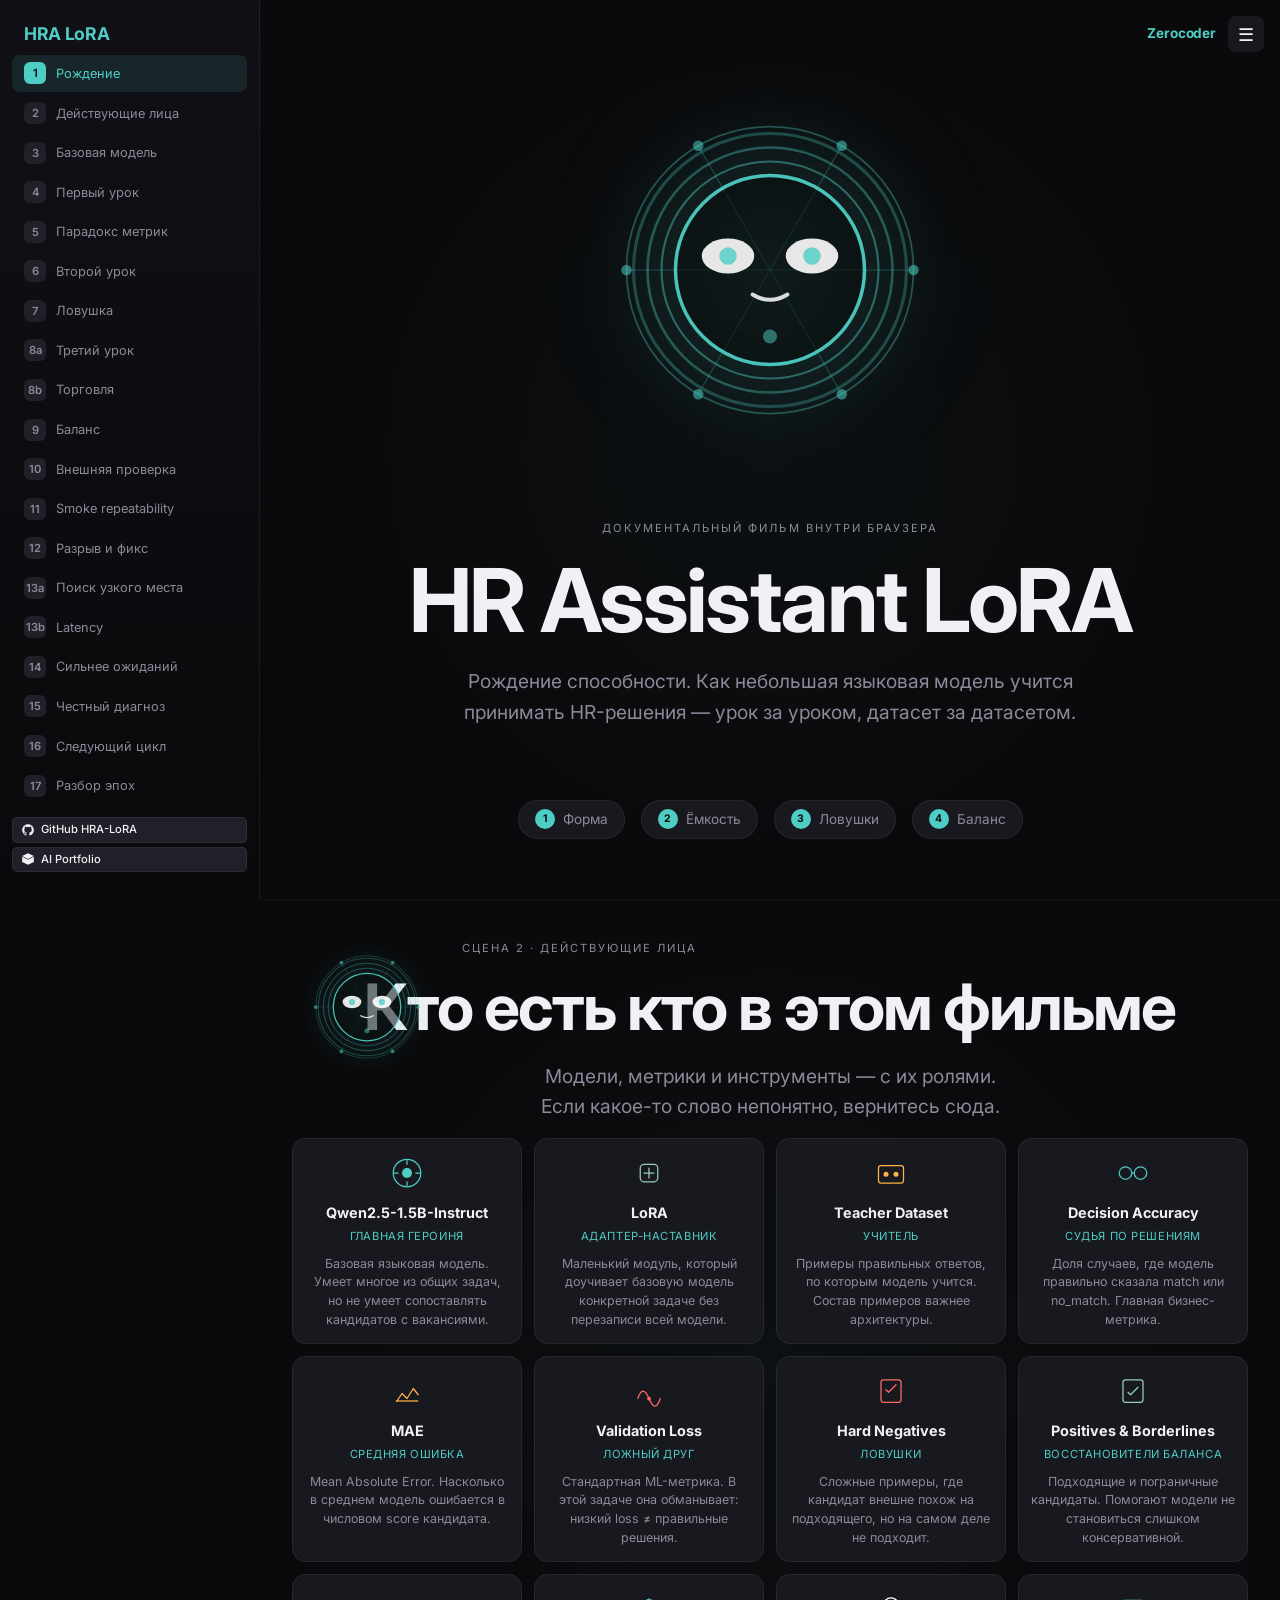
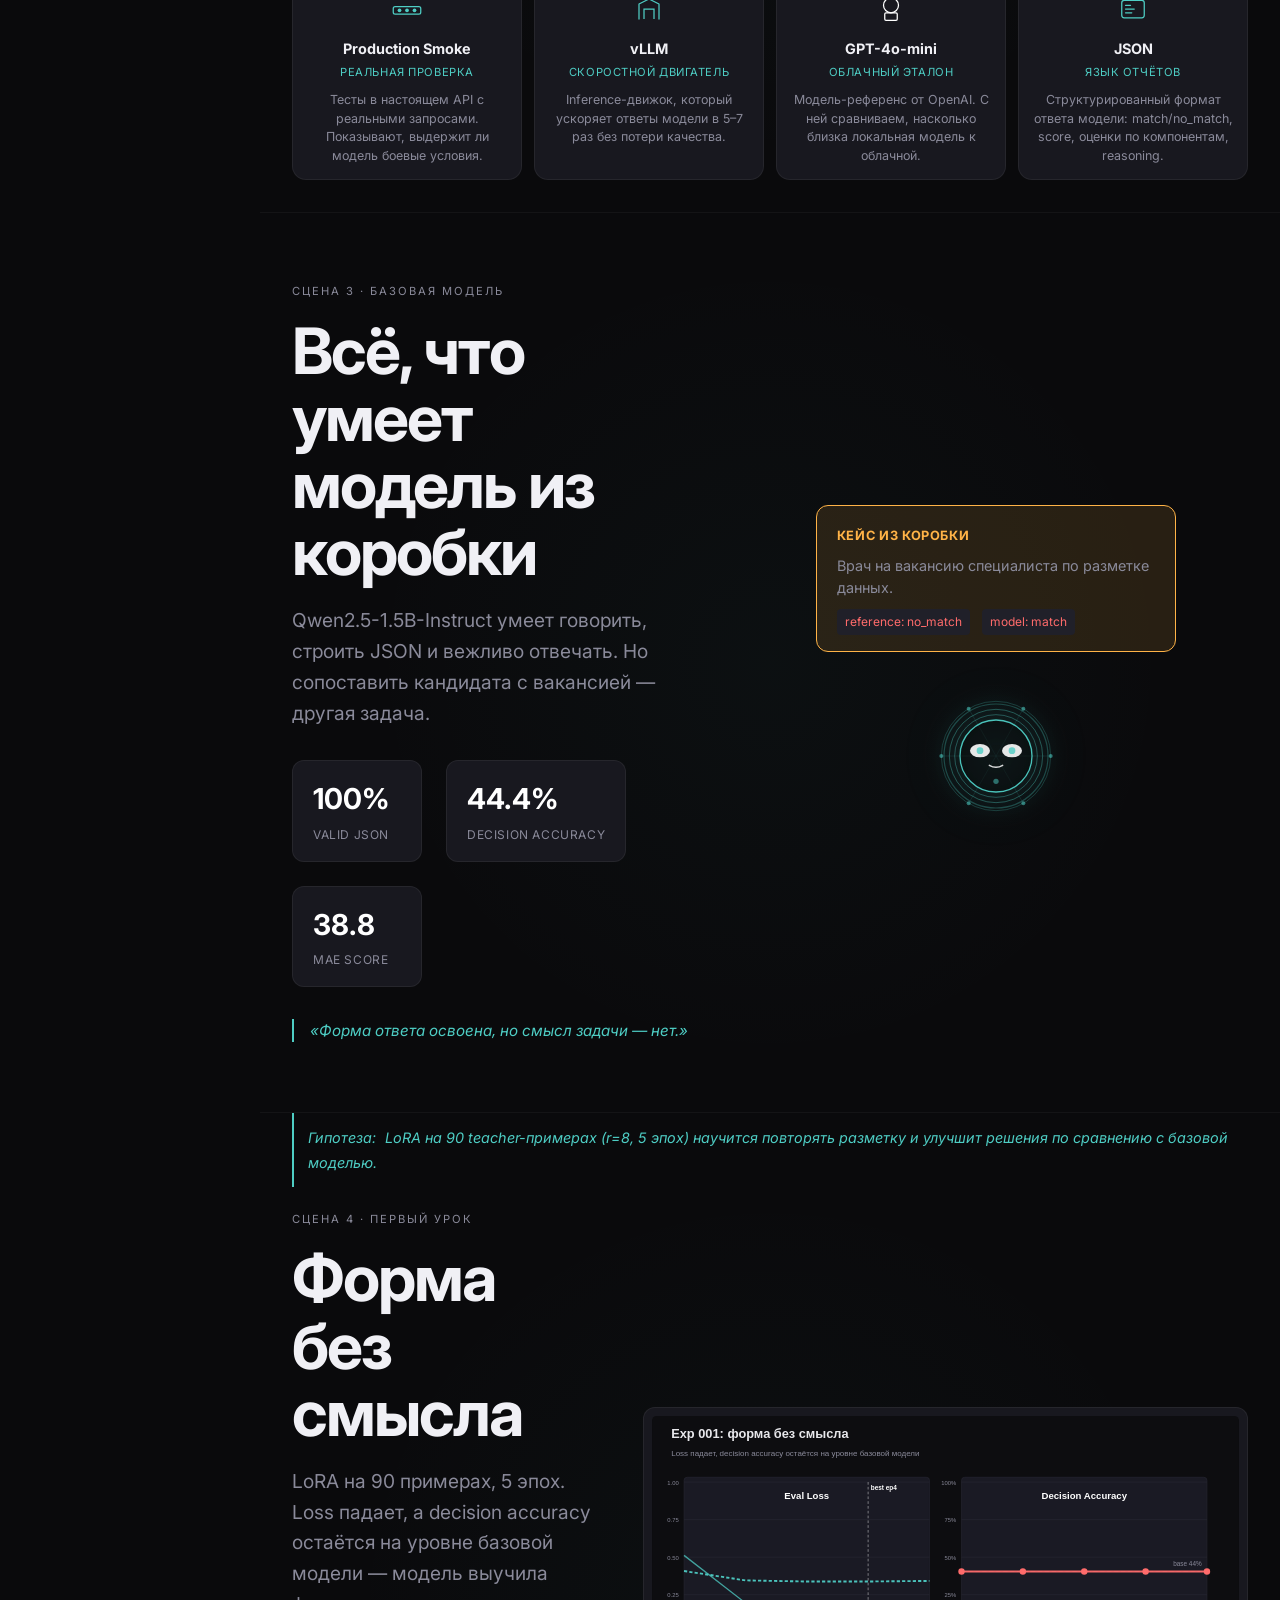
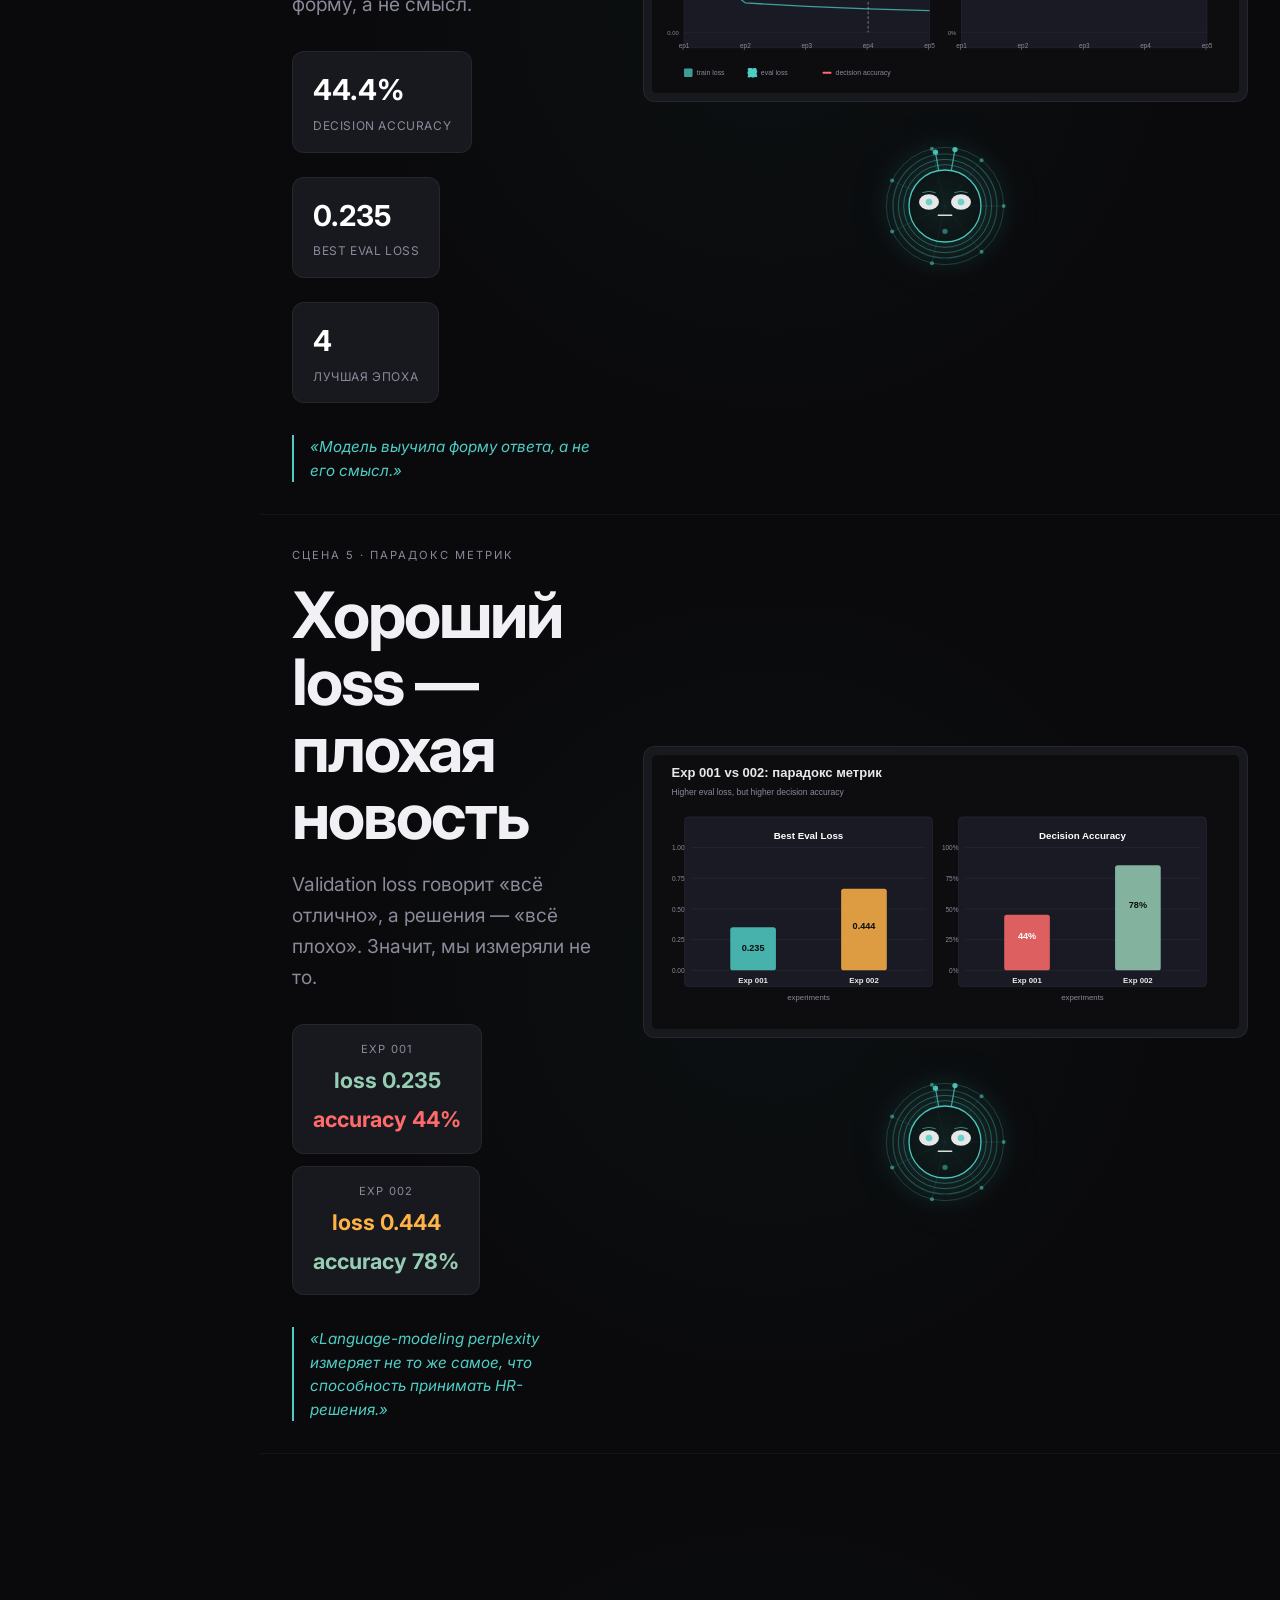
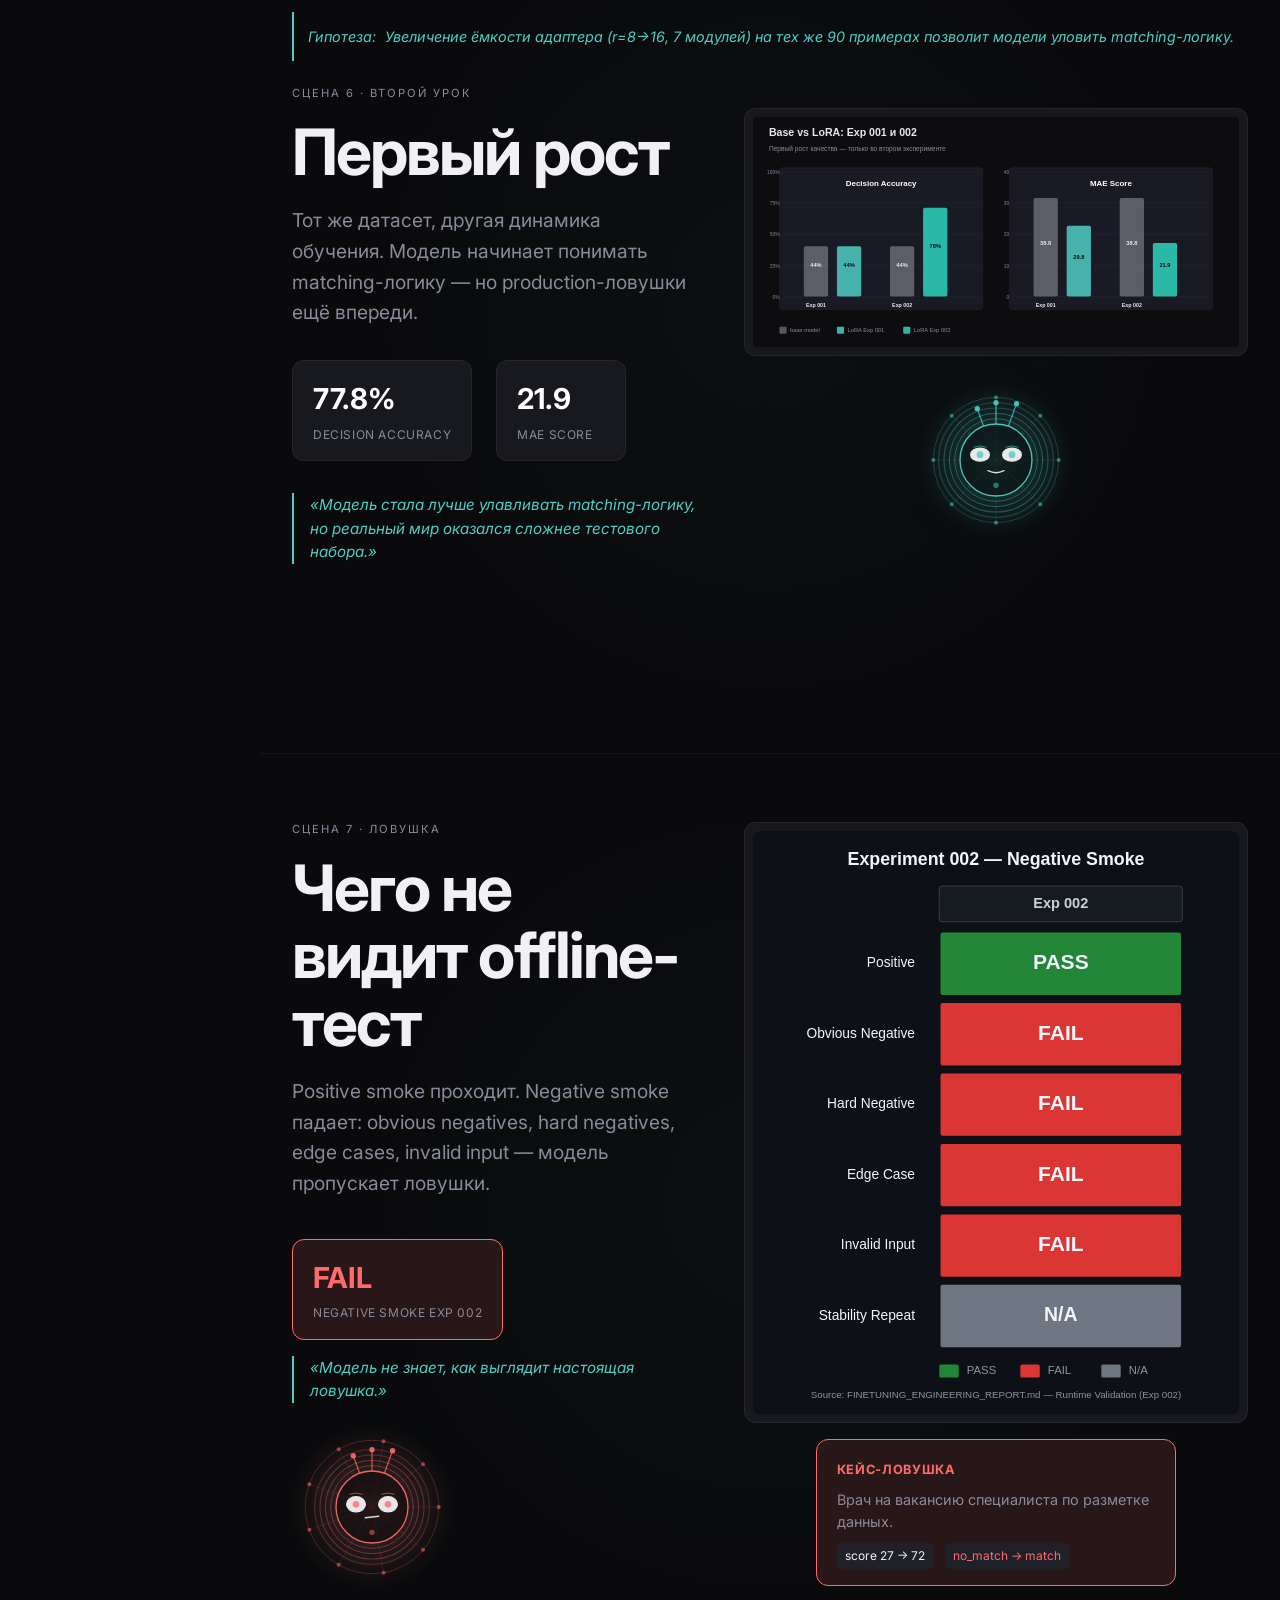
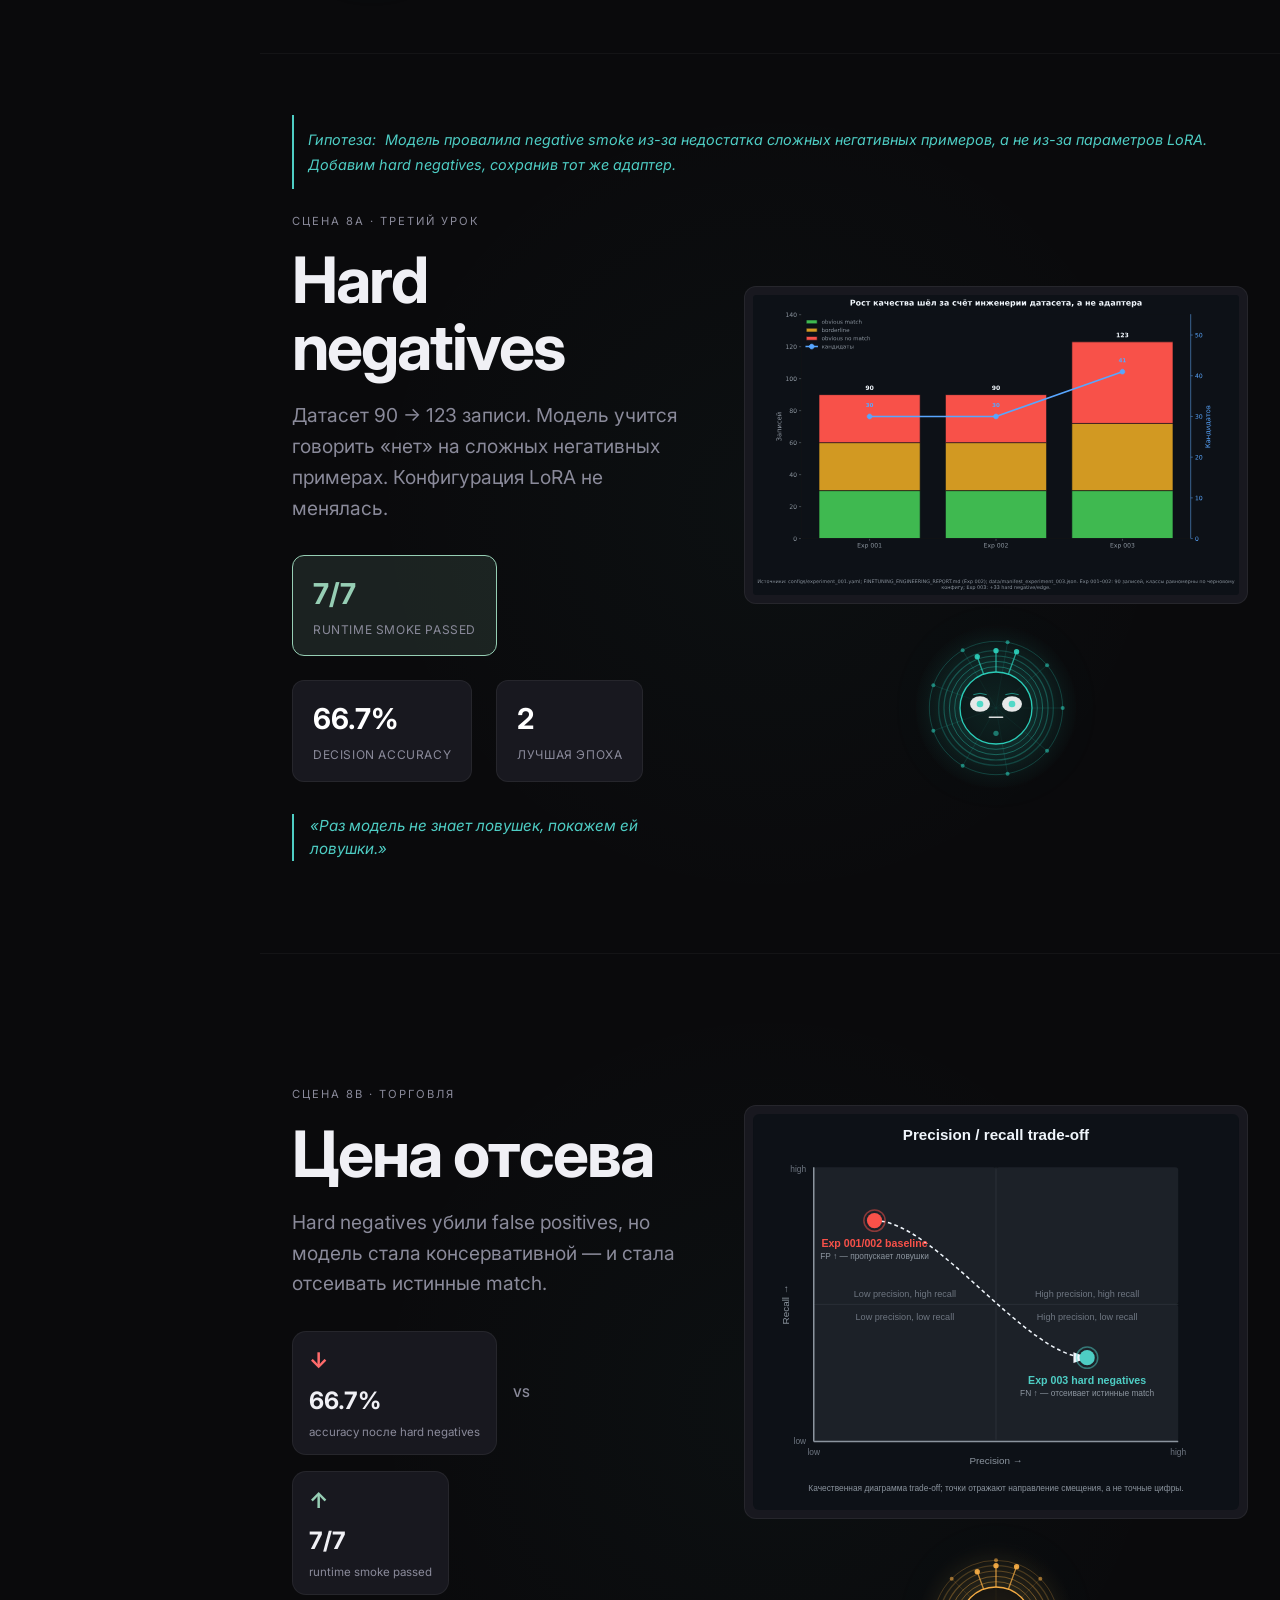
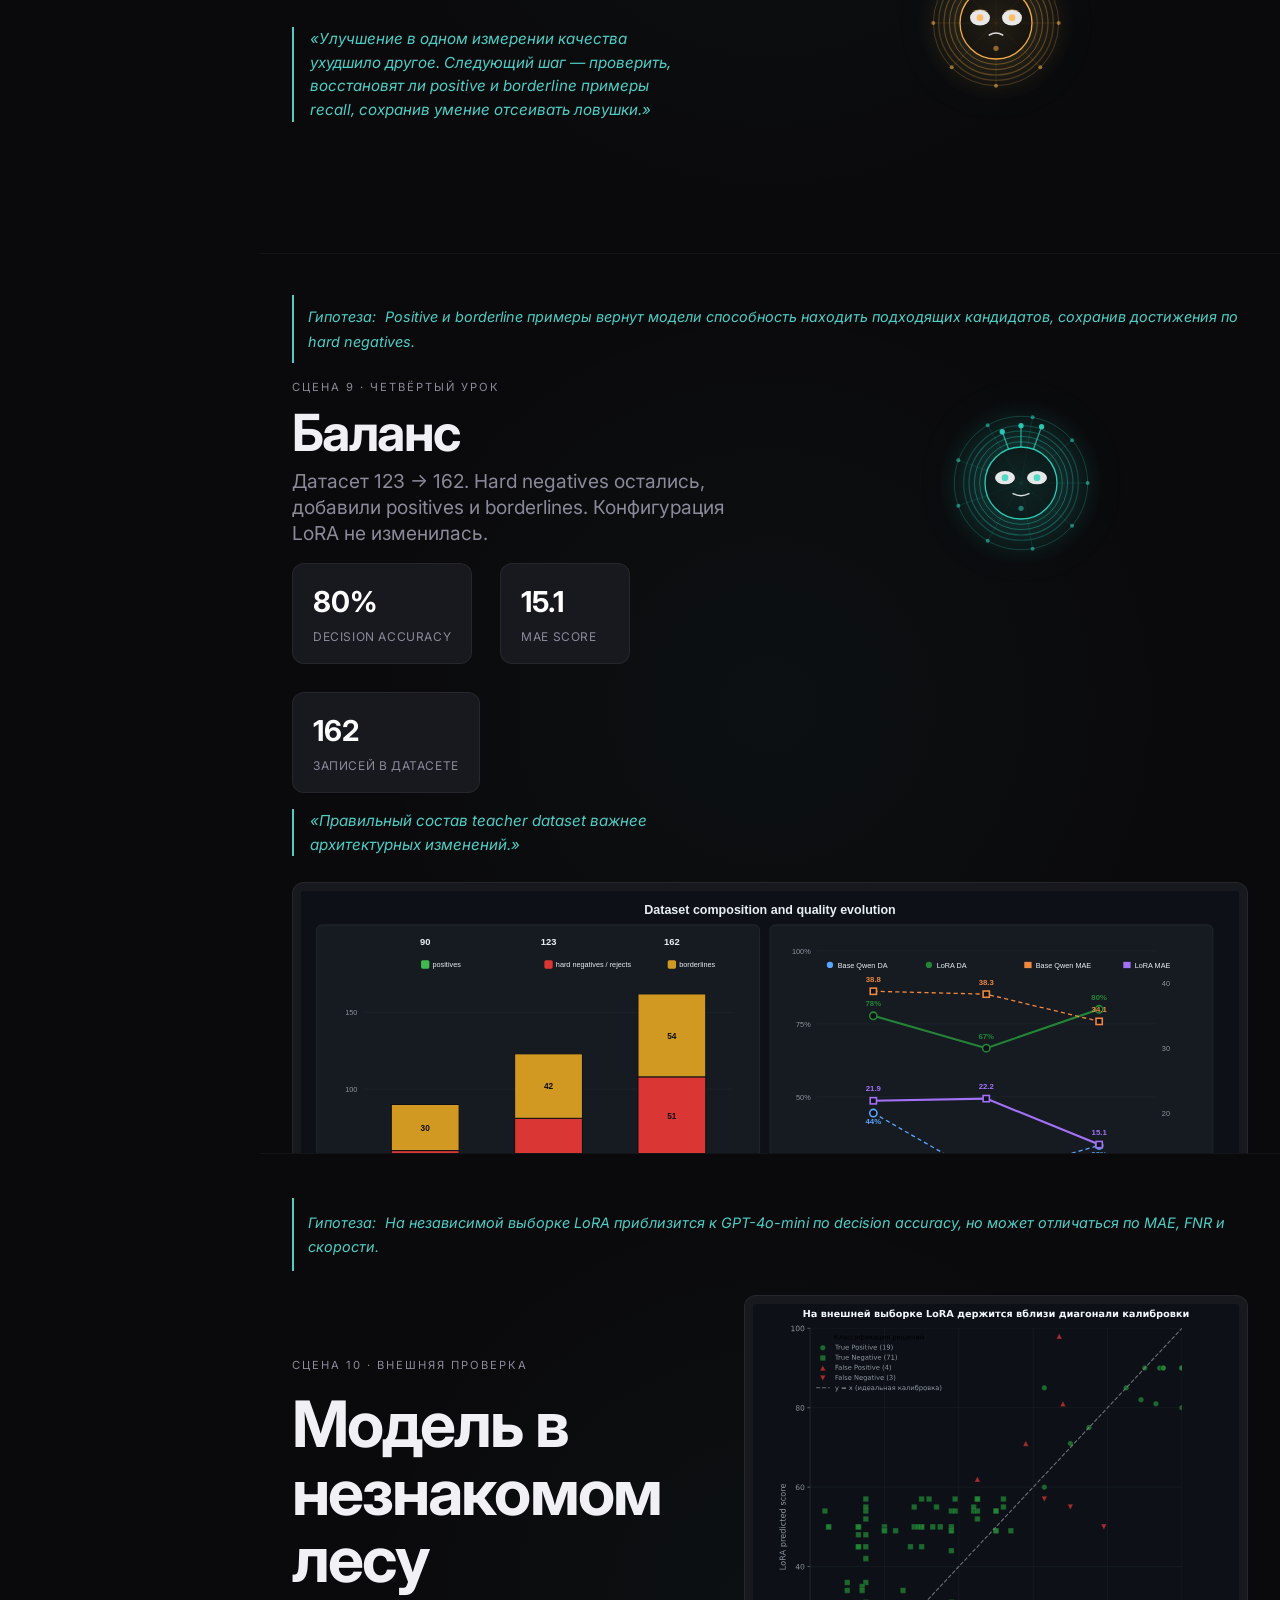
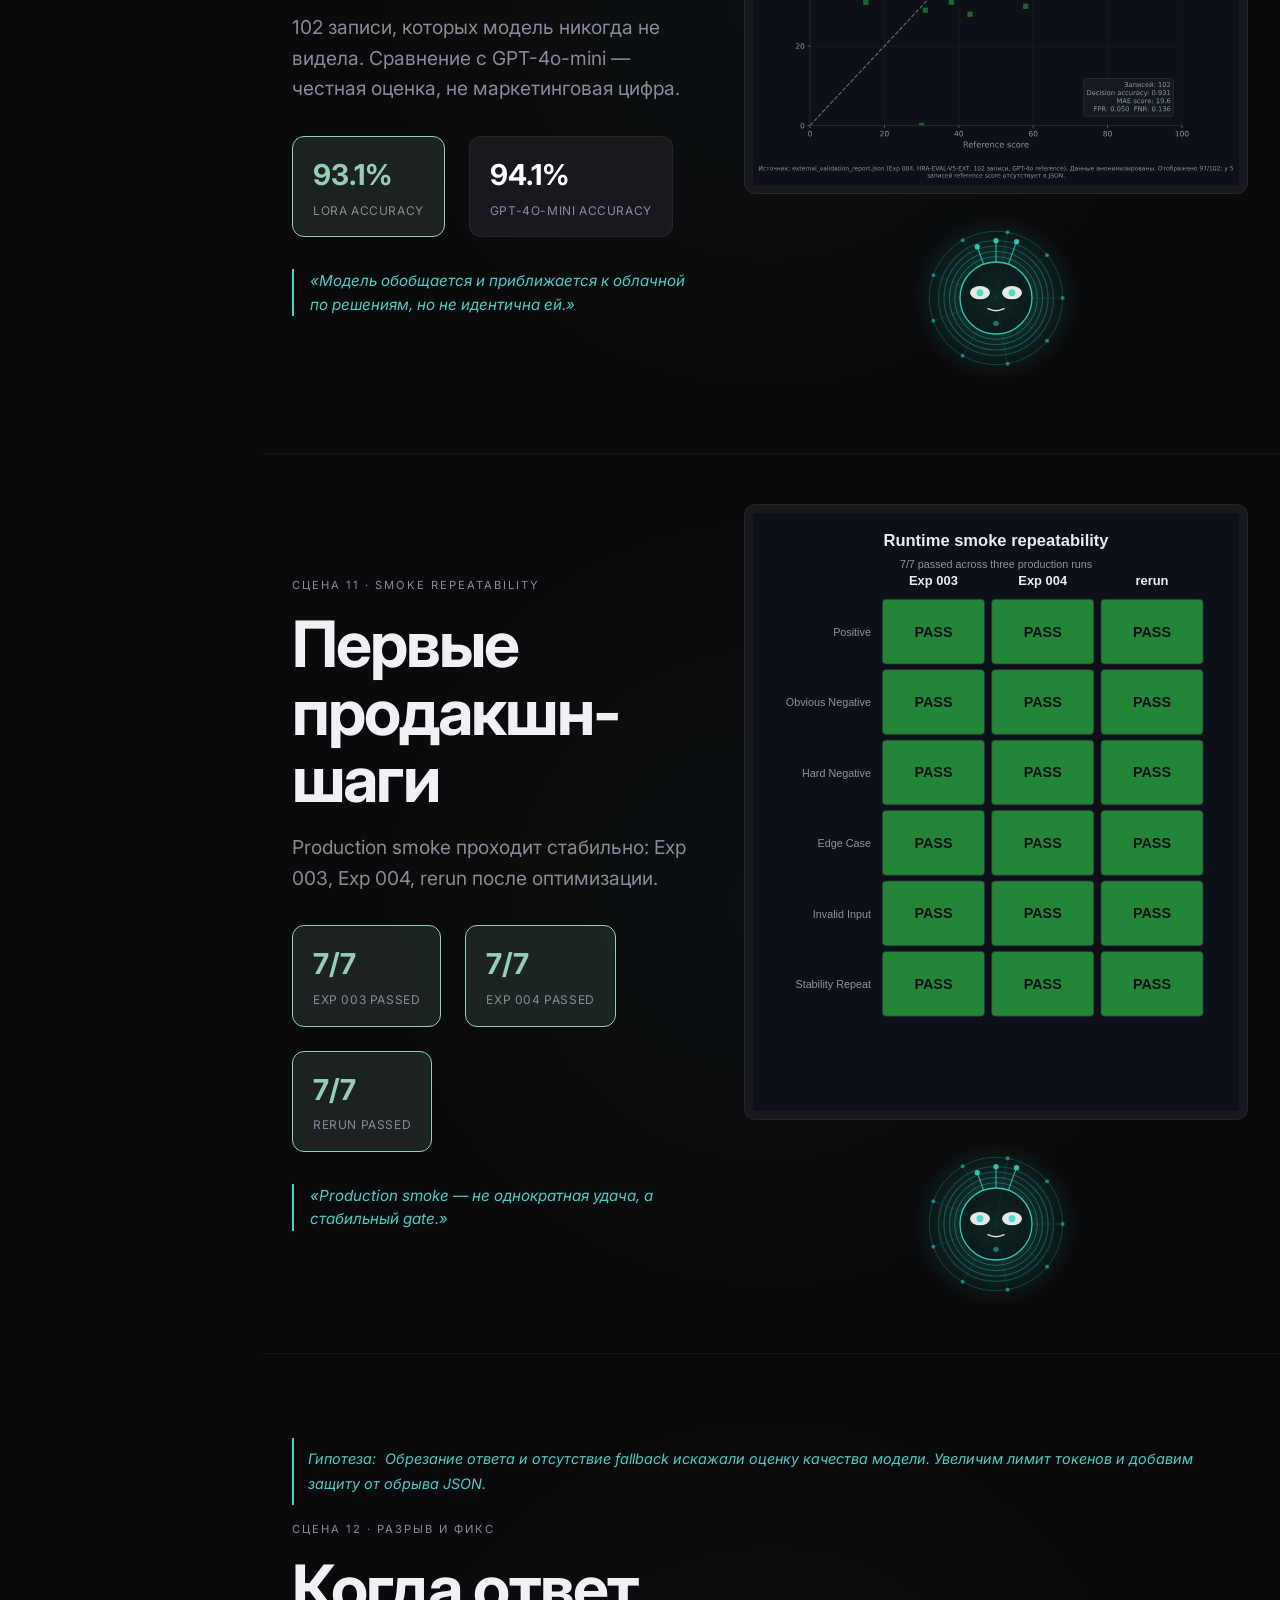
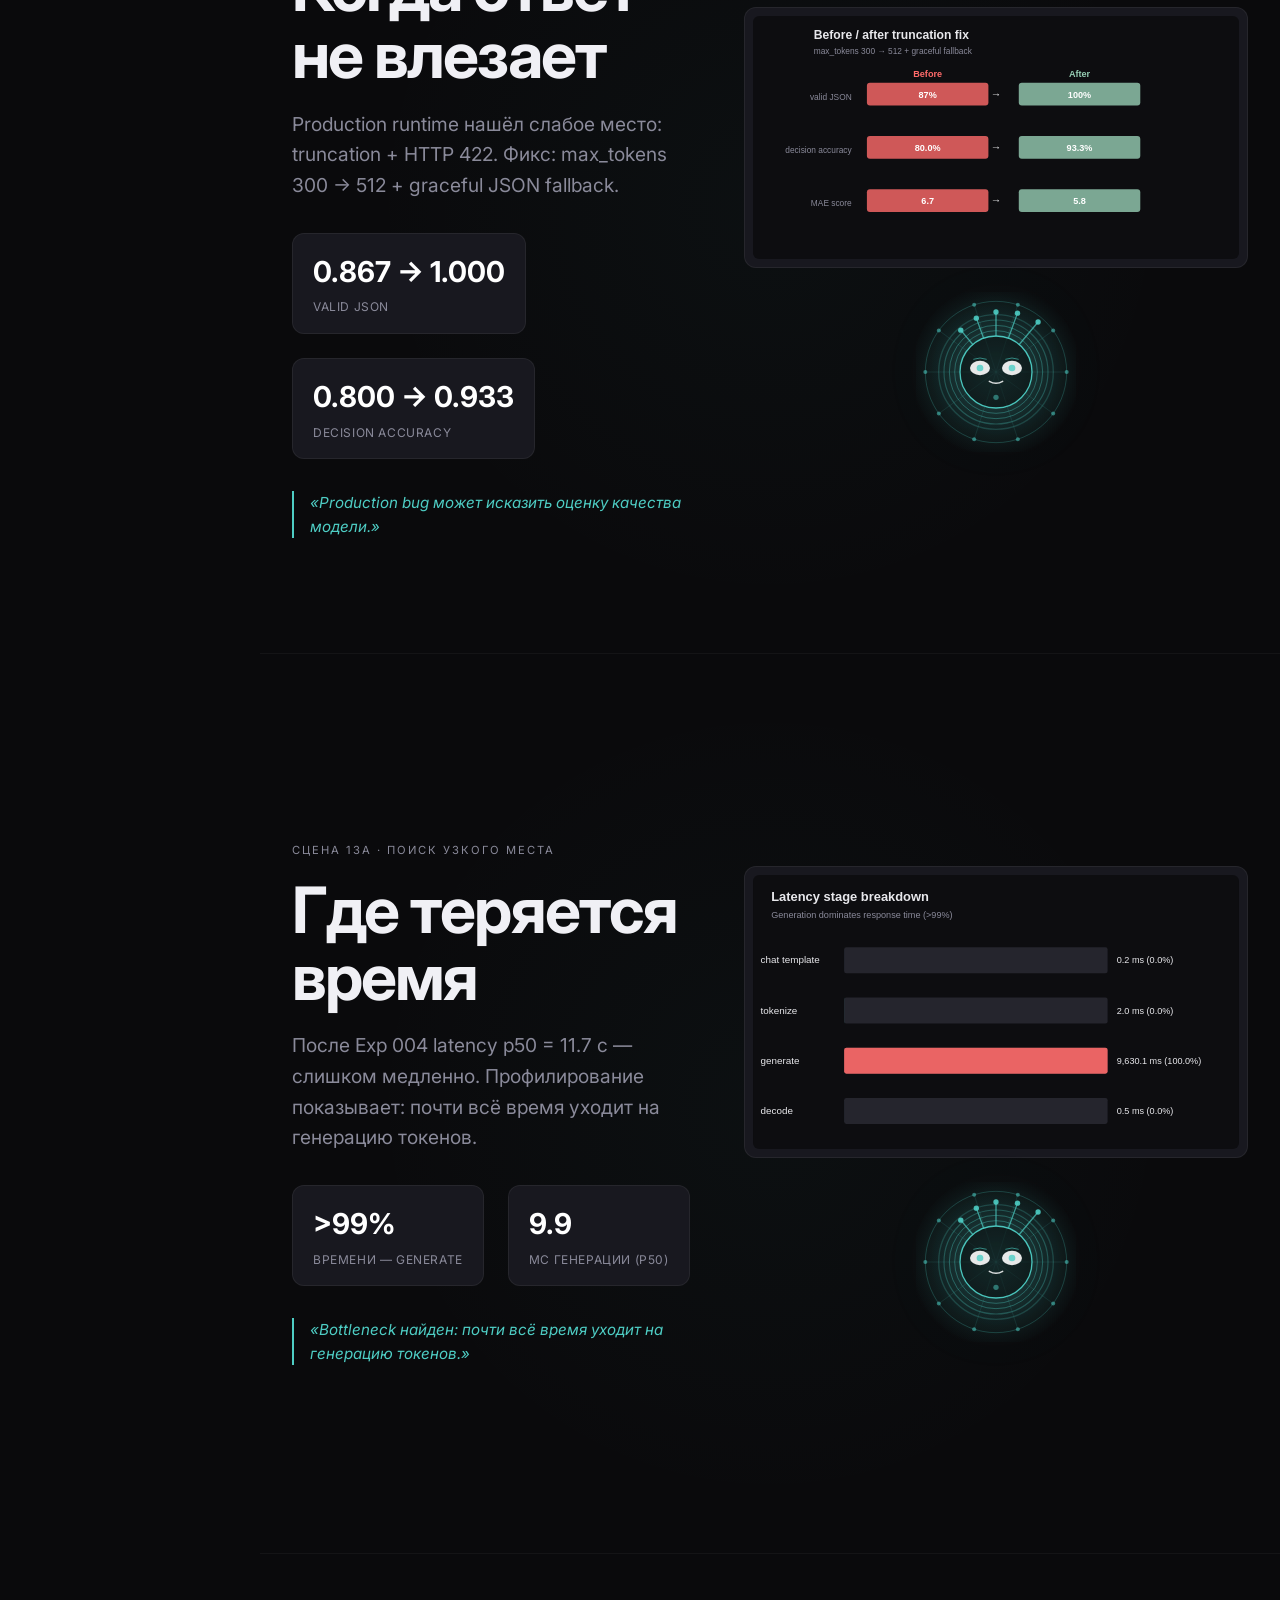
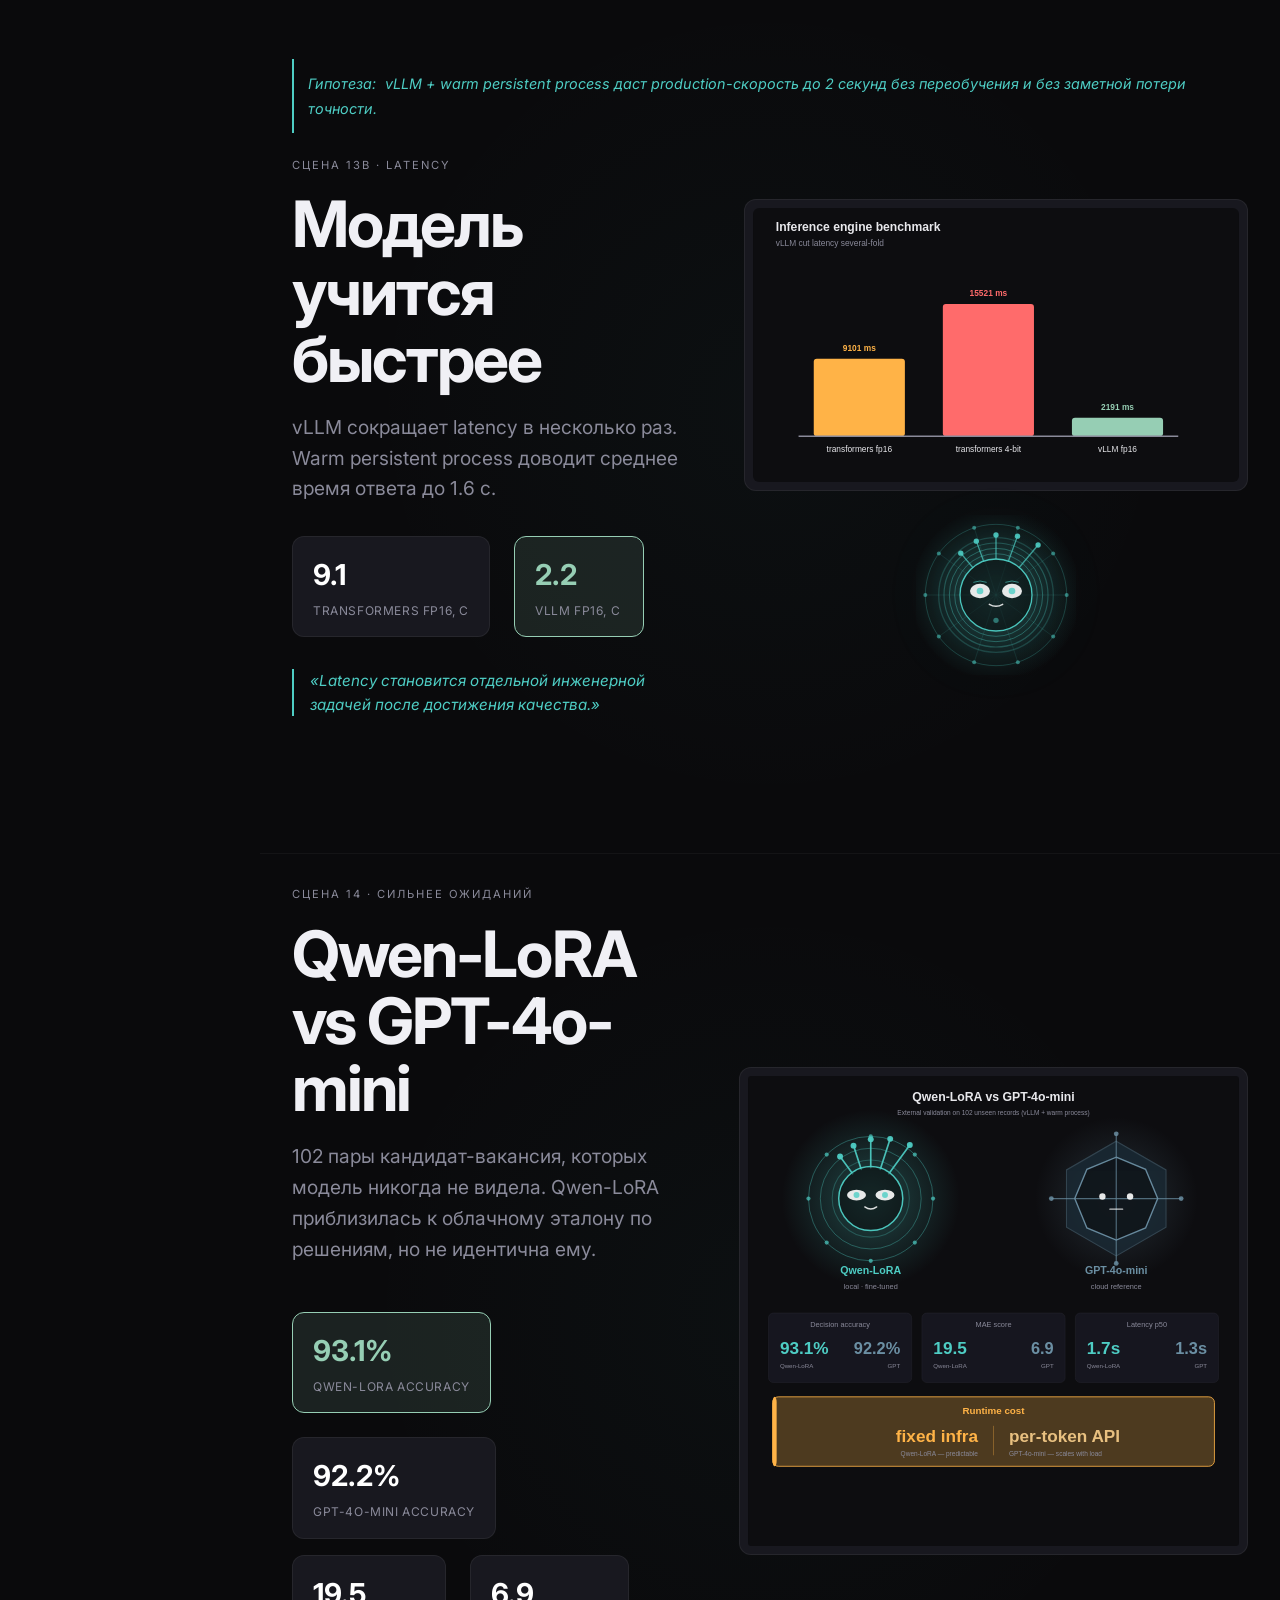
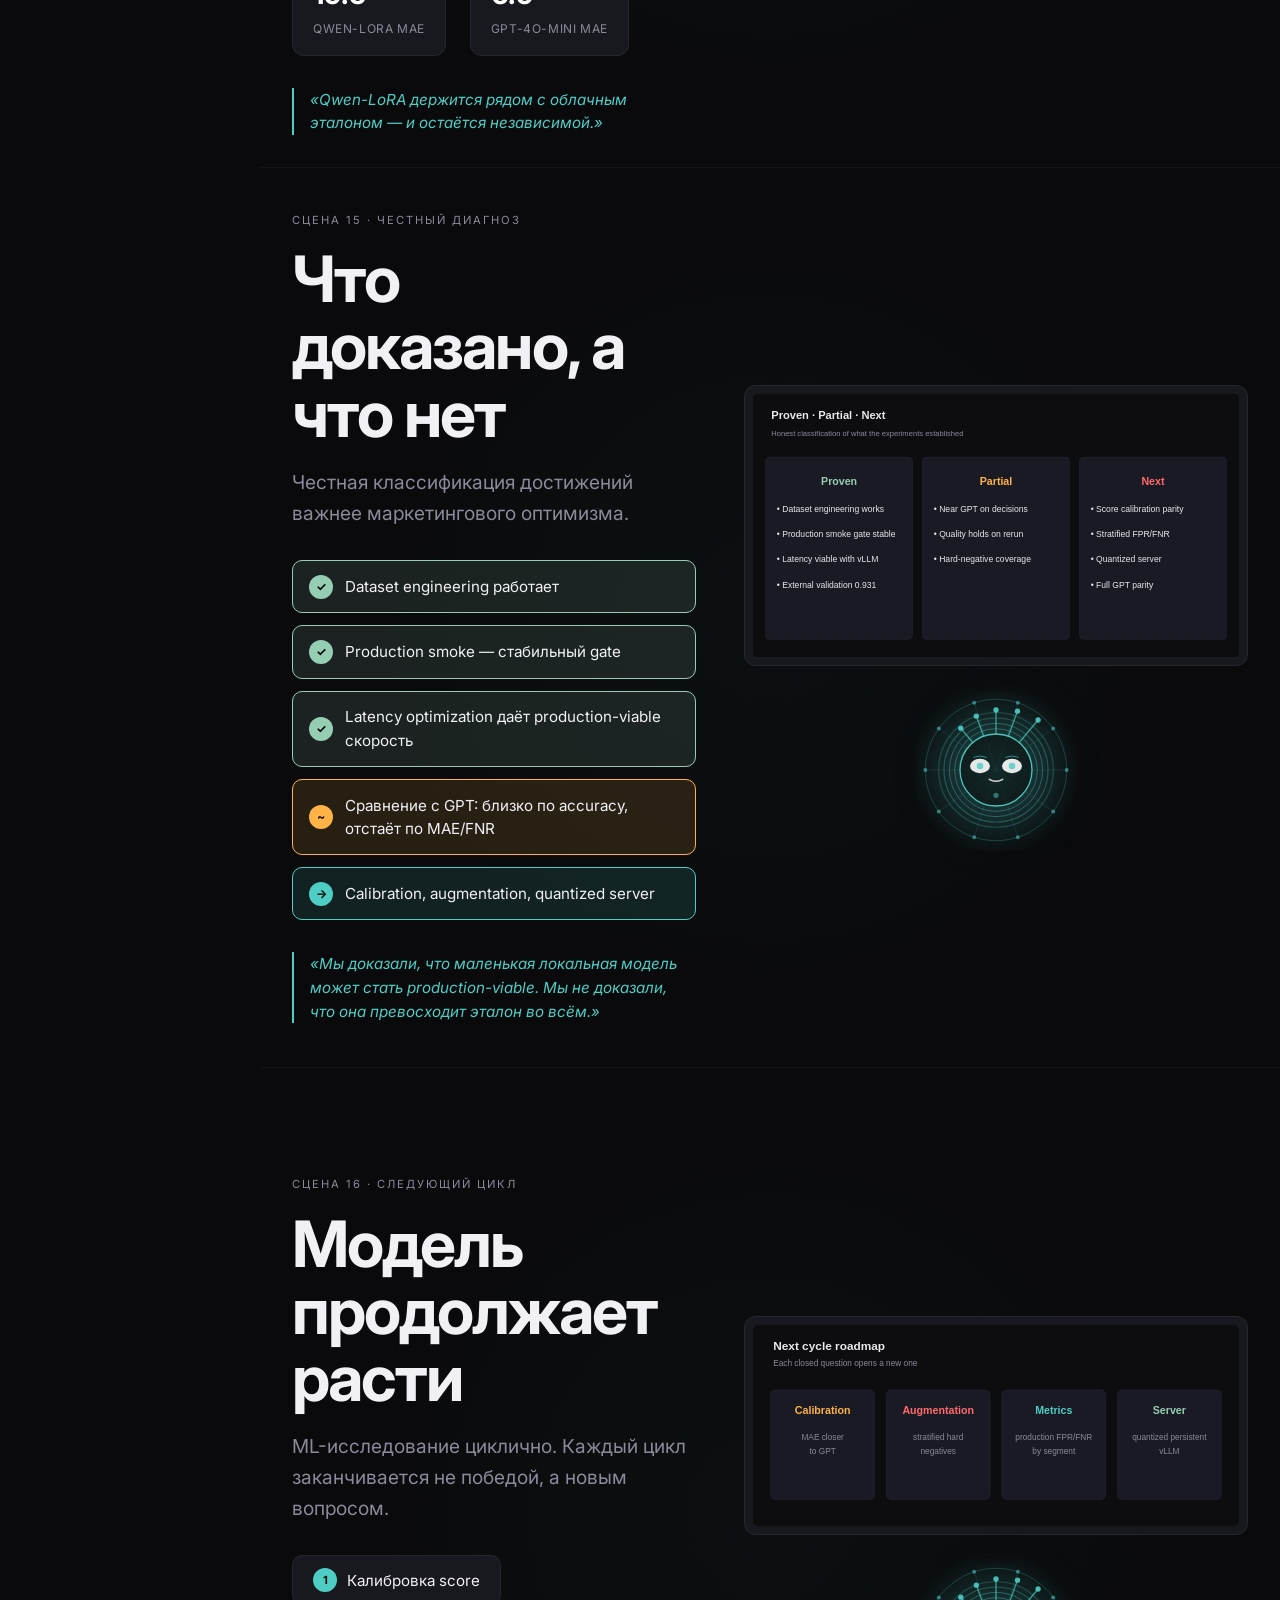
<file: finetuning/landing/index.html>
<!DOCTYPE html>
<html lang="ru">
<head>
  <meta charset="UTF-8">
  <meta name="viewport" content="width=device-width, initial-scale=1.0">
  <title>HR Assistant LoRA: рождение способности</title>
  <meta name="description" content="Документальный фильм внутри браузера: как небольшая языковая модель учится принимать HR-решения.">
  <link rel="preconnect" href="https://fonts.googleapis.com">
  <link rel="preconnect" href="https://fonts.gstatic.com" crossorigin>
  <link href="https://fonts.googleapis.com/css2?family=Inter:wght@300;400;500;600;700;800&display=swap" rel="stylesheet">
  <link rel="stylesheet" href="css/main.css">
</head>
<body>

<button class="dossier-toggle" aria-label="Toggle navigation" title="Menu">☰</button>
<div class="zerocoder-brand">Zerocoder</div>
<nav id="dossier" class="expanded">
  <div class="dossier-brand">HRA LoRA</div>
  <div class="scene-thumbs">
    <button class="scene-thumb active" data-scene="1"><span>1</span> Рождение</button>
    <button class="scene-thumb" data-scene="2"><span>2</span> Действующие лица</button>
    <button class="scene-thumb" data-scene="3"><span>3</span> Базовая модель</button>
    <button class="scene-thumb" data-scene="4"><span>4</span> Первый урок</button>
    <button class="scene-thumb" data-scene="5"><span>5</span> Парадокс метрик</button>
    <button class="scene-thumb" data-scene="6"><span>6</span> Второй урок</button>
    <button class="scene-thumb" data-scene="7"><span>7</span> Ловушка</button>
    <button class="scene-thumb" data-scene="8"><span>8a</span> Третий урок</button>
    <button class="scene-thumb" data-scene="9"><span>8b</span> Торговля</button>
    <button class="scene-thumb" data-scene="10"><span>9</span> Баланс</button>
    <button class="scene-thumb" data-scene="11"><span>10</span> Внешняя проверка</button>
    <button class="scene-thumb" data-scene="12"><span>11</span> Smoke repeatability</button>
    <button class="scene-thumb" data-scene="13"><span>12</span> Разрыв и фикс</button>
    <button class="scene-thumb" data-scene="14"><span>13a</span> Поиск узкого места</button>
    <button class="scene-thumb" data-scene="15"><span>13b</span> Latency</button>
    <button class="scene-thumb" data-scene="16"><span>14</span> Сильнее ожиданий</button>
    <button class="scene-thumb" data-scene="17"><span>15</span> Честный диагноз</button>
    <button class="scene-thumb" data-scene="18"><span>16</span> Следующий цикл</button>
    <button class="scene-thumb" data-scene="19"><span>17</span> Разбор эпох</button>
    <button class="scene-thumb" data-scene="20"><span>18</span> Лучшая эпоха</button>
    <button class="scene-thumb" data-scene="21"><span>19</span> Данные важнее архитектуры</button>
    <button class="scene-thumb" data-scene="22"><span>20</span> Архив</button>
    <button class="scene-thumb" data-scene="23"><span>21</span> О методе</button>
  </div>
  <div class="dossier-footer">
    <a class="nav-link nav-link--github" href="https://github.com/AlexLvGulyaev/HR-Assistant/blob/main/finetuning/README.md" target="_blank" rel="noopener">
      <svg class="nav-link__icon" viewBox="0 0 24 24" aria-hidden="true"><path d="M12 2C6.48 2 2 6.48 2 12c0 4.42 2.87 8.17 6.84 9.5.5.09.68-.22.68-.48v-1.69c-2.78.6-3.37-1.34-3.37-1.34-.45-1.15-1.11-1.46-1.11-1.46-.91-.62.07-.61.07-.61 1 .07 1.53 1.03 1.53 1.03.89 1.52 2.34 1.08 2.91.83.09-.65.35-1.08.63-1.33-2.22-.25-4.55-1.11-4.55-4.94 0-1.09.39-1.99 1.03-2.69-.1-.25-.45-1.27.1-2.64 0 0 .84-.27 2.75 1.02A9.56 9.56 0 0 1 12 6.8c.85.01 1.71.11 2.51.33 1.91-1.29 2.75-1.02 2.75-1.02.55 1.37.2 2.39.1 2.64.64.7 1.03 1.6 1.03 2.69 0 3.84-2.34 4.68-4.57 4.93.36.31.68.92.68 1.85v2.74c0 .27.18.58.69.48A10 10 0 0 0 22 12c0-5.52-4.48-10-10-10Z" fill="currentColor"/></svg>
      <span>GitHub HRA-LoRA</span>
    </a>
    <a class="nav-link nav-link--portfolio" href="https://ai.alex-n8n.site/cases/hr-assistant-lora.html" target="_blank" rel="noopener">
      <svg class="nav-link__icon" viewBox="0 0 24 24" aria-hidden="true"><path d="M12 2 2 7l10 5 10-5-10-5Zm0 9 2.5-1.25L12 8.5l-2.5 1.25L12 11Zm0 2.2-10-5V17l10 5 10-5V8.2l-10 5Z" fill="currentColor"/></svg>
      <span>AI Portfolio</span>
    </a>
  </div>
</nav>

<main id="film">

  <!-- Scene 1: Title -->
  <section id="scene-1" class="scene scene-title-card center" data-lumina="base">
    <div class="scene-inner">
      <div class="hero-lumina" id="lumina-1"></div>
      <p class="scene-label">Документальный фильм внутри браузера</p>
      <h1 class="scene-title">HR Assistant LoRA</h1>
      <p class="scene-subtitle hero-subtitle">Рождение способности. Как небольшая языковая модель учится принимать HR-решения — урок за уроком, датасет за датасетом.</p>
      <div class="timeline-mini">
        <div class="tl-node"><span>1</span>Форма</div>
        <div class="tl-node"><span>2</span>Ёмкость</div>
        <div class="tl-node"><span>3</span>Ловушки</div>
        <div class="tl-node"><span>4</span>Баланс</div>
      </div>
    </div>
  </section>

  <!-- Scene 2: Dramatis personae -->
  <section id="scene-2" class="scene scene-cast" data-lumina="base">
    <div class="scene-inner">
      <div class="lumina-corner" id="lumina-2"></div>
      <p class="scene-label">Сцена 2 · Действующие лица</p>
      <h2 class="scene-title center-title">Кто есть кто в этом фильме</h2>
      <p class="scene-subtitle center-subtitle cast-subtitle">Модели, метрики и инструменты — с их ролями.<br>Если какое-то слово непонятно, вернитесь сюда.</p>
      <div class="cast-grid">
        <div class="cast-card">
          <svg class="cast-icon" viewBox="0 0 64 64"><circle cx="32" cy="32" r="22" fill="none" stroke="#4ECDC4" stroke-width="2"/><circle cx="32" cy="32" r="8" fill="#4ECDC4"/><path d="M32 18 L32 12 M32 46 L32 52 M18 32 L12 32 M46 32 L52 32" stroke="#4ECDC4" stroke-width="2" stroke-linecap="round"/></svg>
          <strong>Qwen2.5-1.5B-Instruct</strong>
          <span class="cast-role">Главная героиня</span>
          <p>Базовая языковая модель. Умеет многое из общих задач, но не умеет сопоставлять кандидатов с вакансиями.</p>
        </div>
        <div class="cast-card">
          <svg class="cast-icon" viewBox="0 0 64 64"><rect x="18" y="18" width="28" height="28" rx="6" fill="none" stroke="#96CEB4" stroke-width="2"/><path d="M24 32 L40 32 M32 24 L32 40" stroke="#96CEB4" stroke-width="2" stroke-linecap="round"/></svg>
          <strong>LoRA</strong>
          <span class="cast-role">Адаптер-наставник</span>
          <p>Маленький модуль, который доучивает базовую модель конкретной задаче без перезаписи всей модели.</p>
        </div>
        <div class="cast-card">
          <svg class="cast-icon" viewBox="0 0 64 64"><rect x="12" y="20" width="40" height="28" rx="4" fill="none" stroke="#FFB347" stroke-width="2"/><circle cx="24" cy="34" r="4" fill="#FFB347"/><circle cx="40" cy="34" r="4" fill="#FFB347"/></svg>
          <strong>Teacher Dataset</strong>
          <span class="cast-role">Учитель</span>
          <p>Примеры правильных ответов, по которым модель учится. Состав примеров важнее архитектуры.</p>
        </div>
        <div class="cast-card">
          <svg class="cast-icon" viewBox="0 0 64 64"><circle cx="20" cy="32" r="10" fill="none" stroke="#4ECDC4" stroke-width="2"/><circle cx="44" cy="32" r="10" fill="none" stroke="#4ECDC4" stroke-width="2"/><line x1="30" y1="32" x2="34" y2="32" stroke="#4ECDC4" stroke-width="2"/></svg>
          <strong>Decision Accuracy</strong>
          <span class="cast-role">Судья по решениям</span>
          <p>Доля случаев, где модель правильно сказала match или no_match. Главная бизнес-метрика.</p>
        </div>
        <div class="cast-card">
          <svg class="cast-icon" viewBox="0 0 64 64"><line x1="14" y1="48" x2="50" y2="48" stroke="#FFB347" stroke-width="2"/><path d="M16 48 L24 36 L32 44 L42 28 L50 38" fill="none" stroke="#FFB347" stroke-width="2" stroke-linecap="round" stroke-linejoin="round"/></svg>
          <strong>MAE</strong>
          <span class="cast-role">Средняя ошибка</span>
          <p>Mean Absolute Error. Насколько в среднем модель ошибается в числовом score кандидата.</p>
        </div>
        <div class="cast-card">
          <svg class="cast-icon" viewBox="0 0 64 64"><path d="M14 44 Q22 20 32 44 T50 44" fill="none" stroke="#FF6B6B" stroke-width="2" stroke-linecap="round"/><circle cx="32" cy="44" r="3" fill="#FF6B6B"/></svg>
          <strong>Validation Loss</strong>
          <span class="cast-role">Ложный друг</span>
          <p>Стандартная ML-метрика. В этой задаче она обманывает: низкий loss ≠ правильные решения.</p>
        </div>
        <div class="cast-card">
          <svg class="cast-icon" viewBox="0 0 64 64"><rect x="16" y="14" width="32" height="36" rx="4" fill="none" stroke="#FF6B6B" stroke-width="2"/><path d="M24 30 L28 34 L40 22" fill="none" stroke="#FF6B6B" stroke-width="2" stroke-linecap="round" stroke-linejoin="round"/></svg>
          <strong>Hard Negatives</strong>
          <span class="cast-role">Ловушки</span>
          <p>Сложные примеры, где кандидат внешне похож на подходящего, но на самом деле не подходит.</p>
        </div>
        <div class="cast-card">
          <svg class="cast-icon" viewBox="0 0 64 64"><rect x="16" y="14" width="32" height="36" rx="4" fill="none" stroke="#96CEB4" stroke-width="2"/><path d="M24 34 L28 38 L40 26" fill="none" stroke="#96CEB4" stroke-width="2" stroke-linecap="round" stroke-linejoin="round"/></svg>
          <strong>Positives & Borderlines</strong>
          <span class="cast-role">Восстановители баланса</span>
          <p>Подходящие и пограничные кандидаты. Помогают модели не становиться слишком консервативной.</p>
        </div>
        <div class="cast-card">
          <svg class="cast-icon" viewBox="0 0 64 64"><rect x="10" y="28" width="44" height="12" rx="3" fill="none" stroke="#4ECDC4" stroke-width="2"/><circle cx="20" cy="34" r="3" fill="#4ECDC4"/><circle cx="32" cy="34" r="3" fill="#4ECDC4"/><circle cx="44" cy="34" r="3" fill="#4ECDC4"/></svg>
          <strong>Production Smoke</strong>
          <span class="cast-role">Реальная проверка</span>
          <p>Тесты в настоящем API с реальными запросами. Показывают, выдержит ли модель боевые условия.</p>
        </div>
        <div class="cast-card">
          <svg class="cast-icon" viewBox="0 0 64 64"><path d="M16 48 L16 24 L32 16 L48 24 L48 48" fill="none" stroke="#4ECDC4" stroke-width="2" stroke-linecap="round" stroke-linejoin="round"/><path d="M24 48 L24 32 L40 32 L40 48" fill="none" stroke="#4ECDC4" stroke-width="2"/></svg>
          <strong>vLLM</strong>
          <span class="cast-role">Скоростной двигатель</span>
          <p>Inference-движок, который ускоряет ответы модели в 5–7 раз без потери качества.</p>
        </div>
        <div class="cast-card">
          <svg class="cast-icon" viewBox="0 0 64 64"><circle cx="32" cy="26" r="12" fill="none" stroke="#ffffff" stroke-width="2"/><rect x="22" y="38" width="20" height="12" rx="2" fill="none" stroke="#ffffff" stroke-width="2"/></svg>
          <strong>GPT-4o-mini</strong>
          <span class="cast-role">Облачный эталон</span>
          <p>Модель-референс от OpenAI. С ней сравниваем, насколько близка локальная модель к облачной.</p>
        </div>
        <div class="cast-card">
          <svg class="cast-icon" viewBox="0 0 64 64"><rect x="14" y="18" width="36" height="28" rx="4" fill="none" stroke="#4ECDC4" stroke-width="2"/><path d="M20 26 L28 26 M20 32 L34 32 M20 38 L30 38" stroke="#4ECDC4" stroke-width="2" stroke-linecap="round"/></svg>
          <strong>JSON</strong>
          <span class="cast-role">Язык отчётов</span>
          <p>Структурированный формат ответа модели: match/no_match, score, оценки по компонентам, reasoning.</p>
        </div>
      </div>
    </div>
  </section>

  <!-- Scene 3: Base model -->
  <section id="scene-3" class="scene" data-lumina="base">
    <div class="scene-inner">
      <div class="scene-grid two-col">
        <div class="text-col">
          <p class="scene-label">Сцена 3 · Базовая модель</p>
          <h2 class="scene-title">Всё, что умеет модель из коробки</h2>
          <p class="scene-subtitle">Qwen2.5-1.5B-Instruct умеет говорить, строить JSON и вежливо отвечать. Но сопоставить кандидата с вакансией — другая задача.</p>
          <div class="metric-row">
            <div class="metric"><span class="metric-num" data-source="experiments.001.generation_test.base.valid_json_rate">100%</span><span class="metric-label">valid JSON</span></div>
            <div class="metric"><span class="metric-num" data-source="experiments.001.generation_test.base.decision_accuracy">44%</span><span class="metric-label">decision accuracy</span></div>
            <div class="metric"><span class="metric-num" data-source="experiments.001.generation_test.base.mae_score">38.8</span><span class="metric-label">MAE score</span></div>
          </div>
          <p class="scene-voice">«Форма ответа освоена, но смысл задачи — нет.»</p>
        </div>
        <div class="visual-col">
          <div class="case-card base-case">
            <strong>Кейс из коробки</strong>
            <p>Врач на вакансию специалиста по разметке данных.</p>
            <span class="case-tag bad">reference: no_match</span>
            <span class="case-tag bad">model: match</span>
          </div>
          <div class="lumina-small" id="lumina-3"></div>
        </div>
      </div>
    </div>
  </section>

  <!-- Scene 4: First lesson -->
  <section id="scene-4" class="scene" data-lumina="form">
    <div class="scene-inner">
      <div class="hypothesis-note top scene-header">
        <span class="hn-label">Гипотеза:</span>
        <p>LoRA на 90 teacher-примерах (r=8, 5 эпох) научится повторять разметку и улучшит решения по сравнению с базовой моделью.</p>
      </div>
      <div class="scene-grid two-col-wide-viz">
        <div class="text-col">
          <p class="scene-label">Сцена 4 · Первый урок</p>
          <h2 class="scene-title">Форма без смысла</h2>
          <p class="scene-subtitle">LoRA на 90 примерах, 5 эпох. Loss падает, а decision accuracy остаётся на уровне базовой модели — модель выучила форму, а не смысл.</p>
          <div class="metric-row">
            <div class="metric"><span class="metric-num" data-source="experiments.001.generation_test.decision_accuracy">44%</span><span class="metric-label">decision accuracy</span></div>
            <div class="metric"><span class="metric-num" data-source="experiments.001.best_eval_loss">0.235</span><span class="metric-label">best eval loss</span></div>
            <div class="metric"><span class="metric-num" data-source="experiments.001.best_checkpoint.epoch">4</span><span class="metric-label">лучшая эпоха</span></div>
          </div>
          <p class="scene-voice">«Модель выучила форму ответа, а не его смысл.»</p>
        </div>
        <div class="visual-col">
          <img src="assets/visuals/G-001-loss-curves.svg?v=3" alt="Training and validation loss curves" class="viz-img extra-wide">
          <div class="lumina-small" id="lumina-4"></div>
        </div>
      </div>
    </div>
  </section>

  <!-- Scene 5: Metric paradox -->
  <section id="scene-5" class="scene" data-lumina="form">
    <div class="scene-inner">
      <div class="scene-grid two-col-wide-viz">
        <div class="text-col">
          <p class="scene-label">Сцена 5 · Парадокс метрик</p>
          <h2 class="scene-title">Хороший loss — плохая новость</h2>
          <p class="scene-subtitle">Validation loss говорит «всё отлично», а решения — «всё плохо». Значит, мы измеряли не то.</p>
          <div class="paradox-cards compact">
            <div class="paradox-card">
              <span class="pc-exp">Exp 001</span>
              <span class="pc-val loss-low">loss 0.235</span>
              <span class="pc-val acc-low">accuracy 44%</span>
            </div>
            <div class="paradox-card">
              <span class="pc-exp">Exp 002</span>
              <span class="pc-val loss-high">loss 0.444</span>
              <span class="pc-val acc-high">accuracy 78%</span>
            </div>
          </div>
          <p class="scene-voice">«Language-modeling perplexity измеряет не то же самое, что способность принимать HR-решения.»</p>
        </div>
        <div class="visual-col">
          <img src="assets/visuals/G-002-best-eval-loss.svg?v=3" alt="Best validation loss per experiment" class="viz-img extra-wide">
          <div class="lumina-small" id="lumina-5"></div>
        </div>
      </div>
    </div>
  </section>

  <!-- Scene 6: Second lesson -->
  <section id="scene-6" class="scene" data-lumina="direction">
    <div class="scene-inner">
      <div class="hypothesis-note top scene-header">
        <span class="hn-label">Гипотеза:</span>
        <p>Увеличение ёмкости адаптера (r=8→16, 7 модулей) на тех же 90 примерах позволит модели уловить matching-логику.</p>
      </div>
      <div class="scene-grid two-col">
        <div class="text-col">
          <p class="scene-label">Сцена 6 · Второй урок</p>
          <h2 class="scene-title">Первый рост</h2>
          <p class="scene-subtitle">Тот же датасет, другая динамика обучения. Модель начинает понимать matching-логику — но production-ловушки ещё впереди.</p>
          <div class="metric-row">
            <div class="metric"><span class="metric-num" data-source="experiments.002.generation_test.decision_accuracy">78%</span><span class="metric-label">decision accuracy</span></div>
            <div class="metric"><span class="metric-num" data-source="experiments.002.generation_test.mae_score">21.9</span><span class="metric-label">MAE score</span></div>
          </div>
          <p class="scene-voice">«Модель стала лучше улавливать matching-логику, но реальный мир оказался сложнее тестового набора.»</p>
        </div>
        <div class="visual-col">
          <img src="assets/visuals/G-021-base-vs-lora-exp001-exp002.svg?v=4" alt="Base vs LoRA decision accuracy and MAE for Exp 001 and 002" class="viz-img scene-6-viz">
          <div class="lumina-small" id="lumina-6"></div>
        </div>
      </div>
    </div>
  </section>

  <!-- Scene 7: Trap -->
  <section id="scene-7" class="scene" data-lumina="shell">
    <div class="scene-inner">
      <div class="scene-grid two-col">
        <div class="text-col">
          <p class="scene-label">Сцена 7 · Ловушка</p>
          <h2 class="scene-title">Чего не видит offline-тест</h2>
          <p class="scene-subtitle">Positive smoke проходит. Negative smoke падает: obvious negatives, hard negatives, edge cases, invalid input — модель пропускает ловушки.</p>
          <div class="highlight-group">
            <div class="metric-row">
              <div class="metric bad"><span class="metric-num">FAIL</span><span class="metric-label">negative smoke Exp 002</span></div>
            </div>
            <p class="scene-voice">«Модель не знает, как выглядит настоящая ловушка.»</p>
          </div>
          <div class="lumina-small" id="lumina-7"></div>
        </div>
        <div class="visual-col">
          <img src="assets/visuals/G-022-exp002-smoke-fail.svg?v=1" alt="Runtime smoke matrix Exp 002" class="viz-img smaller">
          <div class="case-card trap-case">
            <strong>Кейс-ловушка</strong>
            <p>Врач на вакансию специалиста по разметке данных.</p>
            <span class="case-tag">score 27 → 72</span>
            <span class="case-tag bad">no_match → match</span>
          </div>
        </div>
      </div>
    </div>
  </section>

  <!-- Scene 8: Hard negatives -->
  <section id="scene-8" class="scene" data-lumina="learning">
    <div class="scene-inner">
      <div class="hypothesis-note top scene-header">
        <span class="hn-label">Гипотеза:</span>
        <p>Модель провалила negative smoke из-за недостатка сложных негативных примеров, а не из-за параметров LoRA. Добавим hard negatives, сохранив тот же адаптер.</p>
      </div>
      <div class="scene-grid two-col">
        <div class="text-col">
          <p class="scene-label">Сцена 8a · Третий урок</p>
          <h2 class="scene-title">Hard negatives</h2>
          <p class="scene-subtitle">Датасет 90 → 123 записи. Модель учится говорить «нет» на сложных негативных примерах. Конфигурация LoRA не менялась.</p>
          <div class="metric-row">
            <div class="metric good"><span class="metric-num">7/7</span><span class="metric-label">runtime smoke passed</span></div>
            <div class="metric"><span class="metric-num" data-source="experiments.003.generation_test.decision_accuracy">67%</span><span class="metric-label">decision accuracy</span></div>
            <div class="metric"><span class="metric-num" data-source="experiments.003.best_checkpoint.epoch">2</span><span class="metric-label">лучшая эпоха</span></div>
          </div>
          <p class="scene-voice">«Раз модель не знает ловушек, покажем ей ловушки.»</p>
        </div>
        <div class="visual-col">
          <img src="assets/visuals/G-023-dataset-evolution-exp001-003.svg?v=2" alt="Dataset evolution Exp 001–003" class="viz-img scene-8a-viz">
          <div class="lumina-small" id="lumina-8"></div>
        </div>
      </div>
    </div>
  </section>

  <!-- Scene 9: Trade-off -->
  <section id="scene-9" class="scene" data-lumina="contracted">
    <div class="scene-inner">
      <div class="scene-grid two-col">
        <div class="text-col">
          <p class="scene-label">Сцена 8b · Торговля</p>
          <h2 class="scene-title">Цена отсева</h2>
          <p class="scene-subtitle">Hard negatives убили false positives, но модель стала консервативной — и стала отсеивать истинные match.</p>
          <div class="trade-grid compact">
            <div class="trade-item">
              <span class="ti-arrow down">↓</span>
              <span class="ti-metric" data-source="experiments.003.generation_test.decision_accuracy">67%</span>
              <span class="ti-label">accuracy после hard negatives</span>
            </div>
            <div class="trade-vs">VS</div>
            <div class="trade-item">
              <span class="ti-arrow up">↑</span>
              <span class="ti-metric">7/7</span>
              <span class="ti-label">runtime smoke passed</span>
            </div>
          </div>
          <p class="scene-voice">«Улучшение в одном измерении качества ухудшило другое. Следующий шаг — проверить, восстановят ли positive и borderline примеры recall, сохранив умение отсеивать ловушки.»</p>
        </div>
        <div class="visual-col">
          <img src="assets/visuals/G-024-precision-recall-tradeoff-scene8b.svg?v=2" alt="Precision recall tradeoff" class="viz-img scene-8b-viz">
          <div class="lumina-small" id="lumina-9"></div>
        </div>
      </div>
    </div>
  </section>

  <!-- Scene 10: Balance -->
  <section id="scene-10" class="scene scene-balance-wide" data-lumina="balance">
    <div class="scene-inner">
      <div class="hypothesis-note top scene-header compact">
        <span class="hn-label">Гипотеза:</span>
        <p>Positive и borderline примеры вернут модели способность находить подходящих кандидатов, сохранив достижения по hard negatives.</p>
      </div>
      <div class="scene-grid balance-compact">
        <div class="balance-text-col">
          <p class="scene-label">Сцена 9 · Четвёртый урок</p>
          <h2 class="scene-title">Баланс</h2>
          <p class="scene-subtitle compact">Датасет 123 → 162. Hard negatives остались, добавили positives и borderlines. Конфигурация LoRA не изменилась.</p>
          <div class="metric-row compact">
            <div class="metric"><span class="metric-num" data-source="experiments.004.generation_test.decision_accuracy">80%</span><span class="metric-label">decision accuracy</span></div>
            <div class="metric"><span class="metric-num" data-source="experiments.004.generation_test.mae_score">15.1</span><span class="metric-label">MAE score</span></div>
            <div class="metric"><span class="metric-num" data-source="dataset_change_log.3.total_records">162</span><span class="metric-label">записей в датасете</span></div>
          </div>
          <p class="scene-voice compact">«Правильный состав teacher dataset важнее архитектурных изменений.»</p>
        </div>
        <div class="balance-lumina-col">
          <div class="lumina-small" id="lumina-10"></div>
        </div>
        <div class="balance-chart-col">
          <img src="assets/visuals/G-025-balance-dataset-and-metrics.svg?v=7" alt="Изменение состава teacher dataset и эволюция метрик" class="viz-img extra-wide">
        </div>
      </div>
    </div>
  </section>

  <!-- Scene 11: External validation -->
  <section id="scene-11" class="scene" data-lumina="balance">
    <div class="scene-inner">
      <div class="hypothesis-note top scene-header">
        <span class="hn-label">Гипотеза:</span>
        <p>На независимой выборке LoRA приблизится к GPT-4o-mini по decision accuracy, но может отличаться по MAE, FNR и скорости.</p>
      </div>
      <div class="scene-grid two-col">
        <div class="text-col">
          <p class="scene-label">Сцена 10 · Внешняя проверка</p>
          <h2 class="scene-title">Модель в незнакомом лесу</h2>
          <p class="scene-subtitle">102 записи, которых модель никогда не видела. Сравнение с GPT-4o-mini — честная оценка, не маркетинговая цифра.</p>
          <div class="metric-row">
            <div class="metric good"><span class="metric-num" data-source="external_validation.lora.decision_accuracy">93.1%</span><span class="metric-label">LoRA accuracy</span></div>
            <div class="metric"><span class="metric-num" data-source="external_validation.gpt.decision_accuracy">94.1%</span><span class="metric-label">GPT-4o-mini accuracy</span></div>
          </div>
          <p class="scene-voice">«Модель обобщается и приближается к облачной по решениям, но не идентична ей.»</p>
        </div>
        <div class="visual-col">
          <img src="assets/visuals/G-008-external-validation-scatter.svg" alt="External validation scatter" class="viz-img">
          <div class="lumina-small" id="lumina-11"></div>
        </div>
      </div>
    </div>
  </section>


  <!-- Scene 12: Smoke repeatability -->
  <section id="scene-12" class="scene" data-lumina="balance">
    <div class="scene-inner">
      <div class="scene-grid two-col">
        <div class="text-col">
          <p class="scene-label">Сцена 11 · Smoke repeatability</p>
          <h2 class="scene-title">Первые продакшн-шаги</h2>
          <p class="scene-subtitle">Production smoke проходит стабильно: Exp 003, Exp 004, rerun после оптимизации.</p>
          <div class="metric-row">
            <div class="metric good"><span class="metric-num">7/7</span><span class="metric-label">Exp 003 passed</span></div>
            <div class="metric good"><span class="metric-num">7/7</span><span class="metric-label">Exp 004 passed</span></div>
            <div class="metric good"><span class="metric-num">7/7</span><span class="metric-label">rerun passed</span></div>
          </div>
          <p class="scene-voice">«Production smoke — не однократная удача, а стабильный gate.»</p>
        </div>
        <div class="visual-col">
          <img src="assets/visuals/G-026-smoke-repeatability-matrix.svg?v=6" alt="Runtime smoke repeatability matrix" class="viz-img scene-11-viz">
          <div class="lumina-small" id="lumina-12"></div>
        </div>
      </div>
    </div>
  </section>

  <!-- Scene 13: Truncation bug -->
  <section id="scene-13" class="scene" data-lumina="production">
    <div class="scene-inner">
      <div class="hypothesis-note top scene-header compact">
        <span class="hn-label">Гипотеза:</span>
        <p>Обрезание ответа и отсутствие fallback искажали оценку качества модели. Увеличим лимит токенов и добавим защиту от обрыва JSON.</p>
      </div>
      <div class="scene-grid two-col">
        <div class="text-col">
          <p class="scene-label">Сцена 12 · Разрыв и фикс</p>
          <h2 class="scene-title">Когда ответ не влезает</h2>
          <p class="scene-subtitle">Production runtime нашёл слабое место: truncation + HTTP 422. Фикс: max_tokens 300 → 512 + graceful JSON fallback.</p>
          <div class="metric-row">
            <div class="metric"><span class="metric-num">0.867 → 1.000</span><span class="metric-label">valid JSON</span></div>
            <div class="metric"><span class="metric-num">0.800 → 0.933</span><span class="metric-label">decision accuracy</span></div>
          </div>
          <p class="scene-voice">«Production bug может исказить оценку качества модели.»</p>
        </div>
        <div class="visual-col">
          <img src="assets/visuals/G-015-before-after-truncation.svg" alt="Before after truncation fix" class="viz-img">
          <div class="lumina-small" id="lumina-13"></div>
        </div>
      </div>
    </div>
  </section>

  <!-- Scene 14: Latency profiling -->
  <section id="scene-14" class="scene" data-lumina="production">
    <div class="scene-inner">
      <div class="scene-grid two-col">
        <div class="text-col">
          <p class="scene-label">Сцена 13a · Поиск узкого места</p>
          <h2 class="scene-title">Где теряется время</h2>
          <p class="scene-subtitle">После Exp 004 latency p50 = 11.7 с — слишком медленно. Профилирование показывает: почти всё время уходит на генерацию токенов.</p>
          <div class="metric-row">
            <div class="metric"><span class="metric-num">&gt;99%</span><span class="metric-label">времени — generate</span></div>
            <div class="metric"><span class="metric-num" data-source="latency.stage_profile.generate.p50_ms">9.9</span><span class="metric-label">мс генерации (p50)</span></div>
          </div>
          <p class="scene-voice">«Bottleneck найден: почти всё время уходит на генерацию токенов.»</p>
        </div>
        <div class="visual-col">
          <img src="assets/visuals/G-012-latency-stage-breakdown.svg?v=3" alt="Latency stage breakdown" class="viz-img scene-13a-viz">
          <div class="lumina-small" id="lumina-14"></div>
        </div>
      </div>
    </div>
  </section>

  <!-- Scene 15: Latency optimization -->
  <section id="scene-15" class="scene" data-lumina="production">
    <div class="scene-inner">
      <div class="hypothesis-note top scene-header">
        <span class="hn-label">Гипотеза:</span>
        <p>vLLM + warm persistent process даст production-скорость до 2 секунд без переобучения и без заметной потери точности.</p>
      </div>
      <div class="scene-grid two-col">
        <div class="text-col">
          <p class="scene-label">Сцена 13b · Latency</p>
          <h2 class="scene-title">Модель учится быстрее</h2>
          <p class="scene-subtitle">vLLM сокращает latency в несколько раз. Warm persistent process доводит среднее время ответа до 1.6 с.</p>
          <div class="metric-row">
            <div class="metric"><span class="metric-num" data-source="engine_benchmark.transformers_fp16.mean_latency_ms">9.1</span><span class="metric-label">transformers fp16, с</span></div>
            <div class="metric good"><span class="metric-num" data-source="engine_benchmark.vllm_fp16.mean_latency_ms">2.2</span><span class="metric-label">vLLM fp16, с</span></div>
          </div>
          <p class="scene-voice">«Latency становится отдельной инженерной задачей после достижения качества.»</p>
        </div>
        <div class="visual-col">
          <img src="assets/visuals/G-011-engine-benchmark.svg" alt="Engine benchmark" class="viz-img">
          <div class="lumina-small" id="lumina-15"></div>
        </div>
      </div>
    </div>
  </section>


  <!-- Scene 16: Lumina vs GPT-4o-mini -->
  <section id="scene-16" class="scene" data-lumina="production">
    <div class="scene-inner">
      <div class="scene-grid two-col">
        <div class="text-col">
          <p class="scene-label">Сцена 14 · Сильнее ожиданий</p>
          <h2 class="scene-title">Qwen-LoRA vs GPT-4o-mini</h2>
          <p class="scene-subtitle">102 пары кандидат-вакансия, которых модель никогда не видела. Qwen-LoRA приблизилась к облачному эталону по решениям, но не идентична ему.</p>
          <div class="metric-row">
            <div class="metric good"><span class="metric-num" data-source="latency.optimized.lora_summary.decision_accuracy">93.1%</span><span class="metric-label">Qwen-LoRA accuracy</span></div>
            <div class="metric"><span class="metric-num" data-source="latency.optimized.gpt_summary.decision_accuracy">92.2%</span><span class="metric-label">GPT-4o-mini accuracy</span></div>
          </div>
          <div class="metric-row">
            <div class="metric"><span class="metric-num" data-source="latency.optimized.lora_summary.mae_score">19.5</span><span class="metric-label">Qwen-LoRA MAE</span></div>
            <div class="metric"><span class="metric-num" data-source="latency.optimized.gpt_summary.mae_score">6.9</span><span class="metric-label">GPT-4o-mini MAE</span></div>
          </div>
          <p class="scene-voice">«Qwen-LoRA держится рядом с облачным эталоном — и остаётся независимой.»</p>
        </div>
        <div class="visual-col">
          <img src="assets/visuals/G-027-qwen-lora-vs-gpt.svg?v=3" alt="Qwen-LoRA vs GPT-4o-mini comparison" class="viz-img scene-14-viz">
        </div>
      </div>
    </div>
  </section>
  <!-- Scene 17: Honest diagnosis -->
  <section id="scene-17" class="scene" data-lumina="production">
    <div class="scene-inner">
      <div class="scene-grid two-col">
        <div class="text-col">
          <p class="scene-label">Сцена 15 · Честный диагноз</p>
          <h2 class="scene-title">Что доказано, а что нет</h2>
          <p class="scene-subtitle">Честная классификация достижений важнее маркетингового оптимизма.</p>
          <div class="diagnosis-list">
            <div class="diag proven"><span class="diag-badge">✓</span> Dataset engineering работает</div>
            <div class="diag proven"><span class="diag-badge">✓</span> Production smoke — стабильный gate</div>
            <div class="diag proven"><span class="diag-badge">✓</span> Latency optimization даёт production-viable скорость</div>
            <div class="diag partial"><span class="diag-badge">~</span> Сравнение с GPT: близко по accuracy, отстаёт по MAE/FNR</div>
            <div class="diag next"><span class="diag-badge">→</span> Calibration, augmentation, quantized server</div>
          </div>
          <p class="scene-voice">«Мы доказали, что маленькая локальная модель может стать production-viable. Мы не доказали, что она превосходит эталон во всём.»</p>
        </div>
        <div class="visual-col">
          <img src="assets/visuals/D-008-proven-partial-next.svg?v=6" alt="Proven partial next" class="viz-img wide">
          <div class="lumina-small" id="lumina-17"></div>
        </div>
      </div>
    </div>
  </section>

  <!-- Scene 18: Next cycle -->
  <section id="scene-18" class="scene" data-lumina="next">
    <div class="scene-inner">
      <div class="scene-grid two-col">
        <div class="text-col">
          <p class="scene-label">Сцена 16 · Следующий цикл</p>
          <h2 class="scene-title">Модель продолжает расти</h2>
          <p class="scene-subtitle">ML-исследование циклично. Каждый цикл заканчивается не победой, а новым вопросом.</p>
          <div class="roadmap-list">
            <div class="roadmap-item"><span class="ri-num">1</span>Калибровка score</div>
            <div class="roadmap-item"><span class="ri-num">2</span>Аугментация датасета</div>
            <div class="roadmap-item"><span class="ri-num">3</span>Hard-negative метрики</div>
            <div class="roadmap-item"><span class="ri-num">4</span>Квантизованный сервер</div>
          </div>
          <p class="scene-voice">«История продолжается.»</p>
        </div>
        <div class="visual-col">
          <img src="assets/visuals/D-007-next-cycle-roadmap.svg?v=2" alt="Next cycle roadmap" class="viz-img scene-15-viz">
          <div class="lumina-small" id="lumina-18"></div>
        </div>
      </div>
    </div>
  </section>


  <!-- Scene 19: Epoch breakdown Exp 004 -->
  <section id="scene-19" class="scene" data-lumina="next">
    <div class="scene-inner">
      <div class="scene-grid two-col">
        <div class="text-col">
          <p class="scene-label">Сцена 17 · Разбор эпох</p>
          <h2 class="scene-title">Две кривые — одно решение</h2>
          <p class="scene-subtitle">ML-инженер анализирует не одну метрику, а две. Train loss отражает запоминание модели, eval loss — способность к обобщению. Experiment 004 показывает, как инженер принимает решение, сравнивая обе кривые, а не выбирая checkpoint автоматически по номеру эпохи.</p>
          <div class="metric-row">
            <div class="metric"><span class="metric-num">3 / 5</span><span class="metric-label">best epoch</span></div>
            <div class="metric"><span class="metric-num" data-source="experiments.004.generation_test.decision_accuracy">80%</span><span class="metric-label">decision accuracy</span></div>
            <div class="metric"><span class="metric-num" data-source="experiments.004.generation_test.mae_score">15.1</span><span class="metric-label">MAE score</span></div>
          </div>
          <p class="scene-voice">«Лучший checkpoint рождается не из минимального train loss, а из баланса между запоминанием и обобщением.»</p>
        </div>
        <div class="visual-col">
          <img src="assets/visuals/G-028-exp004-epoch-breakdown.svg" alt="Experiment 004 train and eval loss per epoch" class="viz-img wide">
          <div class="lumina-small" id="lumina-19"></div>
        </div>
      </div>
    </div>
  </section>
  <!-- Scene 20: Best epoch -->
  <section id="scene-20" class="scene" data-lumina="production">
    <div class="scene-inner">
      <div class="scene-grid two-col">
        <div class="text-col">
          <p class="scene-label">Сцена 18 · Лучшая эпоха</p>
          <h2 class="scene-title">Лучшая эпоха — не последняя</h2>
          <p class="scene-subtitle">Во всех экспериментах лучший checkpoint оказался не на финальной эпохе. Train loss падал дальше, eval loss рос.</p>
          <div class="metric-row">
            <div class="metric"><span class="metric-num" data-source="experiments.001.best_checkpoint.epoch">4</span><span class="metric-label">Exp 001 best epoch</span></div>
            <div class="metric"><span class="metric-num" data-source="experiments.002.best_checkpoint.epoch">3</span><span class="metric-label">Exp 002 best epoch</span></div>
            <div class="metric"><span class="metric-num" data-source="experiments.003.best_checkpoint.epoch">2</span><span class="metric-label">Exp 003 best epoch</span></div>
            <div class="metric"><span class="metric-num" data-source="experiments.004.best_checkpoint.epoch">3</span><span class="metric-label">Exp 004 best epoch</span></div>
          </div>
          <p class="scene-voice">«Больше усилий не всегда означает больше мастерства.»</p>
        </div>
        <div class="visual-col">
          <img src="assets/visuals/G-016-best-epoch-markers.svg?v=2" alt="Best epoch markers" class="viz-img scene-16-viz">
          <div class="lumina-small" id="lumina-20"></div>
        </div>
      </div>
    </div>
  </section>

  <!-- Scene 21: Data > architecture -->
  <section id="scene-21" class="scene" data-lumina="next">
    <div class="scene-inner">
      <div class="scene-grid two-col">
        <div class="text-col">
          <p class="scene-label">Сцена 19 · Данные важнее архитектуры</p>
          <h2 class="scene-title">Главный рычаг качества</h2>
          <p class="scene-subtitle">Все 4 adapter_config.json идентичны: r=16, α=32, dropout=0.05, 7 target modules. Менялись только данные.</p>
          <div class="metric-row">
            <div class="metric"><span class="metric-num">90 → 90 → 123 → 162</span><span class="metric-label">размер датасета</span></div>
            <div class="metric"><span class="metric-num">r=16</span><span class="metric-label">LoRA rank</span></div>
            <div class="metric"><span class="metric-num">7</span><span class="metric-label">target modules</span></div>
          </div>
          <p class="scene-voice">«Одинаковая модель, разные данные — разные качества.»</p>
        </div>
        <div class="visual-col">
          <img src="assets/visuals/D-010-dataset-change-log.svg?v=4" alt="Dataset change log" class="viz-img wide">
          <div class="lumina-small" id="lumina-21"></div>
        </div>
      </div>
    </div>
  </section>

  <!-- Scene 22: Archive -->
  <section id="scene-22" class="scene scene-archive" data-lumina="next">
    <div class="scene-inner">
      <div class="scene-grid two-col-wide-viz">
        <div class="text-col">
          <p class="scene-label">Сцена 20 · Архив</p>
          <h2 class="scene-title">Все артефакты на одном экране</h2>
          <p class="scene-subtitle">Ключевые графики и диаграммы, которые документируют путь модели.</p>
          <p class="scene-voice">«Каждая метрика — это маленькое открытие.»</p>
          <div class="lumina-small" id="lumina-22"></div>
        </div>
        <div class="visual-col">
          <div class="archive-grid archive-grid-2x3">
            <img src="assets/visuals/G-001-loss-curves.svg?v=3" alt="Loss curves" class="archive-thumb">
            <img src="assets/visuals/G-007-test-eval-loss.svg" alt="Test eval loss" class="archive-thumb">
            <img src="assets/visuals/G-006-per-component-mae.svg" alt="Per component MAE" class="archive-thumb">
            <img src="assets/visuals/G-010-latency-cdf.svg" alt="Latency CDF" class="archive-thumb">
            <img src="assets/visuals/G-014-lora-vs-gpt-radar.svg" alt="LoRA vs GPT radar" class="archive-thumb">
            <img src="assets/visuals/D-003-dataset-composition-transition.svg" alt="Dataset composition transition" class="archive-thumb">
          </div>
        </div>
      </div>
    </div>
  </section>

  <!-- Scene 23: Method -->
  <section id="scene-23" class="scene scene-compact" data-lumina="next">
    <div class="scene-inner">
      <div class="lumina-corner" id="lumina-23"></div>
      <div class="scene-grid center">
        <p class="scene-label">Сцена 21 · О методе</p>
        <h2 class="scene-title">Как устроен эксперимент</h2>
        <p class="scene-subtitle">Teacher dataset → LoRA → vLLM → Telegram. Одинаковая архитектура, разные данные. Каждое число связано с JSON-источником.</p>
        <img src="assets/visuals/D-001-pipeline-schematic.svg?v=3" alt="Pipeline schematic" class="viz-img wide">
        <div class="method-params compact">
          <div class="param"><span>base model</span>Qwen2.5-1.5B-Instruct</div>
          <div class="param"><span>LoRA r</span>16</div>
          <div class="param"><span>alpha</span>32</div>
          <div class="param"><span>dropout</span>0.05</div>
          <div class="param"><span>target modules</span>7</div>
        </div>
        <p class="scene-voice">«История продолжается. Следующий цикл — калибровка, расширение датасета, квантизованный сервер.»</p>
      </div>
    </div>
  </section>

</main>

<script src="data/experimentData.js"></script>
<script src="js/app.js"></script>
</body>
</html>
</file>
<file: landing/css/main.css>
:root {
  --bg: #0a0a0c;
  --bg-2: #111116;
  --panel: #18181f;
  --panel-2: #202029;
  --text: #f0f0f5;
  --muted: #8a8a9a;
  --teal: #4ECDC4;
  --teal-dim: rgba(78,205,196,0.12);
  --amber: #FFB347;
  --amber-dim: rgba(255,179,71,0.12);
  --red: #FF6B6B;
  --red-dim: rgba(255,107,107,0.12);
  --green: #96CEB4;
  --green-dim: rgba(150,206,180,0.12);
  --white: #ffffff;
  --shadow: rgba(0,0,0,0.5);
  --transition: 0.6s cubic-bezier(0.22, 1, 0.36, 1);
  --sidebar-width: 260px;
}

* { box-sizing: border-box; }

html, body {
  margin: 0;
  padding: 0;
  background: var(--bg);
  color: var(--text);
  font-family: 'Inter', -apple-system, BlinkMacSystemFont, 'Segoe UI', Roboto, sans-serif;
  font-size: 16px;
  line-height: 1.55;
  overflow-x: hidden;
  scroll-behavior: smooth;
}

h1, h2, h3 { margin: 0; font-weight: 700; letter-spacing: -0.03em; }
p { margin: 0; }
a { color: var(--teal); text-decoration: none; }
button { font-family: inherit; cursor: pointer; border: none; background: none; color: inherit; }

/* Navigation */
#dossier {
  position: fixed;
  top: 0;
  left: 0;
  height: 100vh;
  width: 260px;
  background: linear-gradient(180deg, rgba(16,16,22,0.98) 0%, rgba(10,10,12,0.98) 100%);
  border-right: 1px solid rgba(255,255,255,0.06);
  display: flex;
  flex-direction: column;
  z-index: 100;
  padding: 1.25rem 0;
  backdrop-filter: blur(12px);
  transition: width var(--transition);
}

#dossier.collapsed { width: 64px; }
#dossier.collapsed .scene-thumbs { opacity: 0; pointer-events: none; }
#dossier.collapsed .dossier-brand { opacity: 0; }
#dossier.collapsed .dossier-footer { opacity: 0; }

.dossier-toggle {
  position: fixed;
  top: 1rem;
  right: 1rem;
  width: 36px;
  height: 36px;
  border-radius: 8px;
  background: var(--panel);
  color: var(--text);
  font-size: 1.1rem;
  display: flex;
  align-items: center;
  justify-content: center;
  transition: background 0.2s;
  z-index: 101;
}

.dossier-toggle:hover { background: var(--panel-2); }

.dossier-brand {
  padding: 0 1.5rem 0.5rem;
  font-size: 1.1rem;
  font-weight: 700;
  color: var(--teal);
  letter-spacing: -0.02em;
  transition: opacity var(--transition);
}

.scene-thumbs {
  flex: 1;
  overflow-y: auto;
  padding: 0 0.75rem;
  display: flex;
  flex-direction: column;
  gap: 0.2rem;
  transition: opacity var(--transition);
}

.scene-thumb {
  text-align: left;
  padding: 0.45rem 0.75rem;
  border-radius: 8px;
  font-size: 0.8rem;
  color: var(--muted);
  display: flex;
  align-items: center;
  gap: 0.6rem;
  transition: all 0.2s;
}

.scene-thumb span {
  width: 22px;
  height: 22px;
  border-radius: 6px;
  background: var(--panel-2);
  display: flex;
  align-items: center;
  justify-content: center;
  font-size: 0.7rem;
  font-weight: 600;
  flex-shrink: 0;
}

.scene-thumb:hover { background: var(--panel-2); color: var(--text); }
.scene-thumb.active { background: var(--teal-dim); color: var(--teal); }
.scene-thumb.active span { background: var(--teal); color: var(--bg); }

.dossier-footer {
  padding: 0.5rem 1.5rem 0;
  font-size: 0.75rem;
  color: var(--muted);
  transition: opacity var(--transition);
}

/* Main film */
#film {
  position: relative;
  display: flex;
  flex-direction: column;
  align-items: center;
  margin-left: var(--sidebar-width);
}

.scene {
  position: relative;
  width: 100%;
  min-height: 100vh;
  display: flex;
  align-items: center;
  justify-content: center;
  padding: 2rem 2rem;
  overflow: hidden;
  border-bottom: 1px solid rgba(255,255,255,0.04);
}

.scene:has(.hypothesis-note.scene-header) {
  padding-top: 0;
}

.scene::before {
  content: '';
  position: absolute;
  inset: 0;
  background: radial-gradient(circle at 50% 50%, rgba(78,205,196,0.05) 0%, transparent 60%);
  pointer-events: none;
  opacity: 0.6;
}

.scene-inner {
  position: relative;
  width: 100%;
  max-width: 1400px;
  z-index: 2;
}

.scene-grid {
  display: grid;
  gap: 3rem;
  align-items: center;
}

.scene-grid.two-col { grid-template-columns: 1fr 1.25fr; }
.scene-grid.two-col-rev { grid-template-columns: 1.25fr 1fr; }
.scene-grid.two-col-wide-viz { grid-template-columns: 0.75fr 1.5fr; }
.scene-grid.two-col-rev-wide-viz { grid-template-columns: 1.5fr 0.75fr; }
.scene-grid.center { grid-template-columns: 1fr; text-align: center; justify-items: center; width: 100%; }

:root {
  /* Scene 10 (narrative scene 9): Balance — compact two-row layout */
  --balance-height: 78vh;
}

.scene-grid.balance-compact {
  display: grid;
  grid-template-columns: 1fr 1fr;
  grid-template-rows: auto 1fr;
  gap: 1rem 3rem;
  align-items: start;
  text-align: left;
  height: var(--balance-height);
}

.scene-grid.balance-compact .balance-text-col {
  grid-column: 1 / 2;
  grid-row: 1 / 2;
  padding-top: 0;
}

.scene-grid.balance-compact .balance-lumina-col {
  grid-column: 2 / 3;
  grid-row: 1 / 2;
  display: flex;
  justify-content: center;
  align-items: flex-start;
  padding-top: 0;
}

.scene-grid.balance-compact .balance-chart-col {
  grid-column: 1 / 3;
  grid-row: 2 / 3;
  display: flex;
  justify-content: center;
  align-items: flex-start;
}

#scene-10 .balance-text-col .scene-label,
#scene-10 .balance-text-col .scene-title,
#scene-10 .balance-text-col .scene-subtitle.compact,
#scene-10 .balance-text-col .metric-row.compact,
#scene-10 .balance-text-col .scene-voice.compact {
  text-align: left;
  margin-bottom: 0.6rem;
}

#scene-10 .balance-text-col .scene-title {
  font-size: clamp(2rem, 4vw, 3.2rem);
}

#scene-10 .balance-text-col .scene-subtitle.compact {
  max-width: 44ch;
  line-height: 1.35;
}

#scene-10 .balance-text-col .metric-row.compact {
  gap: 1.75rem;
  margin-top: 1rem;
}

#scene-10 .balance-text-col .scene-voice.compact {
  margin-top: 1rem;
  font-size: 0.95rem;
}

#scene-10 .viz-img.extra-wide {
  max-width: 100%;
  width: 100%;
  max-height: calc(var(--balance-height) - 24vh);
  object-fit: contain;
}

/* Scene 12 (narrative scene 11): Smoke repeatability — two-col like scene 10 */
#scene-12 .viz-img.scene-11-viz {
  max-width: 100%;
  width: 100%;
  max-height: 72vh;
  object-fit: contain;
}

@media (max-width: 1000px) {
  .scene-grid.balance-compact {
    grid-template-columns: 1fr;
    grid-template-rows: auto auto auto;
    height: auto;
  }
  .scene-grid.balance-compact .balance-text-col,
  .scene-grid.balance-compact .balance-lumina-col,
  .scene-grid.balance-compact .balance-chart-col {
    grid-column: 1 / 2;
  }
  .scene-grid.balance-compact .balance-lumina-col {
    justify-content: flex-start;
    padding-top: 0;
  }
  #scene-10 .viz-img.extra-wide {
    max-height: 60vh;
  }
  :root { --sidebar-width: 64px; }
  #film { margin-left: var(--sidebar-width); }
  .scene-grid.two-col,
  .scene-grid.two-col-rev { grid-template-columns: 1fr; gap: 2rem; }
}

@media (max-width: 640px) {
  #dossier { width: 100vw; transform: translateX(-100%); }
  #dossier.expanded { transform: translateX(0); }
  #film { margin-left: 0; }
  .scene { padding-left: 1.5rem; padding-right: 1.5rem; }
}

.scene-label {
  font-size: 0.7rem;
  text-transform: uppercase;
  letter-spacing: 0.18em;
  color: var(--muted);
  margin-bottom: 1rem;
}

.scene-title {
  font-size: clamp(2.2rem, 5vw, 4.2rem);
  line-height: 1.05;
  margin-bottom: 1.25rem;
  max-width: 900px;
}

.scene-subtitle {
  font-size: clamp(1rem, 1.5vw, 1.35rem);
  color: var(--muted);
  max-width: 650px;
  line-height: 1.6;
  margin-bottom: 2rem;
}

.scene-voice {
  margin-top: 2rem;
  font-size: 0.95rem;
  color: var(--teal);
  font-style: italic;
  border-left: 2px solid var(--teal);
  padding-left: 1rem;
  max-width: 600px;
}

/* Hypothesis note */
.hypothesis-note {
  margin: 1rem 0 1.5rem;
  padding: 0.85rem 1rem;
  border-left: 2px solid var(--teal);
  background: var(--teal-dim);
  border-radius: 0 10px 10px 0;
  max-width: 600px;
}

.hypothesis-note .hn-label {
  display: block;
  margin-bottom: 0.35rem;
  font-size: 0.65rem;
  letter-spacing: 0.12em;
  text-transform: uppercase;
  color: var(--teal);
}

.hypothesis-note p {
  margin: 0;
  font-size: 0.95rem;
  line-height: 1.5;
  color: var(--text);
}

.hypothesis-note.compact {
  margin: 0.6rem 0 1rem;
  padding: 0.6rem 0.85rem;
}

.hypothesis-note.top {
  margin: 0 0 1.25rem;
  order: -1;
}

.hypothesis-note.top .hn-label {
  display: inline;
  margin-right: 0.5rem;
  margin-bottom: 0;
}

.hypothesis-note.top p {
  display: inline;
  font-size: 0.9rem;
  color: var(--muted);
}

.hypothesis-note.scene-header {
  position: relative;
  width: 100%;
  max-width: 1400px;
  margin: 0 auto 1.5rem;
  padding: 0.75rem 0 0.75rem 1rem;
  border-left: none;
  background: transparent;
  border-radius: 0;
  text-align: left;
}

.hypothesis-note.scene-header::before {
  content: '';
  position: absolute;
  left: 0;
  top: 0;
  bottom: 0;
  width: 2px;
  background: var(--teal);
}

.hypothesis-note.scene-header .hn-label {
  display: inline;
  margin-right: 0.3rem;
  margin-bottom: 0;
  color: var(--teal);
  font-style: italic;
  font-size: 0.9rem;
  letter-spacing: normal;
  text-transform: none;
}

.hypothesis-note.scene-header p {
  display: inline;
  font-size: 0.9rem;
  line-height: 1.5;
  color: var(--teal);
  font-style: italic;
}

.hypothesis-note.scene-header.compact {
  padding: 0.55rem 0 0.55rem 1rem;
  margin-bottom: 1rem;
}

/* Hero title scene */
.scene-title-card { text-align: center; }
.scene-title-card .scene-inner {
  display: flex;
  flex-direction: column;
  align-items: center;
  width: 100%;
}
.scene-title-card .scene-title { font-size: clamp(2.8rem, 7vw, 5.5rem); }
.hero-subtitle { max-width: 700px; margin: 0 auto 2.5rem; }

.center-title { text-align: center; margin-left: auto; margin-right: auto; }
.center-subtitle { text-align: center; margin-left: auto; margin-right: auto; }

/* Cast scene: Lumina in top-left corner */
.scene-cast .scene-inner { padding-top: 0.5rem; }

.lumina-corner {
  position: absolute;
  top: 0;
  left: 0;
  width: 150px;
  height: 150px;
  z-index: 3;
  filter: drop-shadow(0 0 20px rgba(78,205,196,0.12));
}

.scene-cast .scene-label {
  padding-left: 170px;
}

.scene-cast .scene-title,
.scene-cast .scene-subtitle {
  text-align: center;
  margin-left: auto;
  margin-right: auto;
  padding-left: 0;
}

.cast-subtitle { margin-bottom: 1rem; }

/* Compact cast grid for scene 2 to fit within viewport */
.scene-cast .cast-grid {
  margin-top: 1rem;
  gap: 0.75rem;
}

.scene-cast .cast-card {
  padding: 0.85rem 0.75rem;
}

.scene-cast .cast-icon {
  width: 40px;
  height: 40px;
  margin-bottom: 0.6rem;
}

.scene-cast .cast-card strong { font-size: 0.9rem; }
.scene-cast .cast-card p { font-size: 0.78rem; }

@media (max-width: 1000px) {
  .lumina-corner { width: 120px; height: 120px; }
  .scene-cast .scene-label { padding-left: 140px; }
}

@media (max-width: 640px) {
  .lumina-corner {
    position: relative;
    width: 100px;
    height: 100px;
    margin: 0 auto 1rem;
    top: auto;
    left: auto;
  }
  .scene-cast .scene-label { padding-left: 0; }
  .scene-cast .cast-grid { gap: 0.6rem; }
  .scene-cast .cast-card { padding: 0.75rem 0.6rem; }
}

/* Compact header: Lumina top-left + label/title inline for center-layout scenes */
.scene-compact .scene-inner { padding-top: 0.5rem; }

.scene-compact .lumina-corner {
  position: absolute;
  top: 0;
  left: 0;
  width: 180px;
  height: 180px;
  z-index: 3;
}

/* Label/title are centered visually relative to the content area (ignoring Lumina space) */
.scene-compact .scene-grid.center .scene-label {
  padding-left: 205px;
  padding-right: 205px;
  text-align: center;
  margin-left: 0;
  margin-right: 0;
  margin-bottom: 0.5rem;
}

.scene-compact .scene-grid.center .scene-title {
  padding-left: 205px;
  padding-right: 205px;
  text-align: center;
  margin-left: 0;
  margin-right: 0;
  margin-bottom: 0.75rem;
  font-size: clamp(1.6rem, 3.4vw, 2.8rem);
  line-height: 1.1;
}

.scene-compact .scene-grid.center .scene-title.compact-title {
  font-size: clamp(1.45rem, 3.2vw, 2.5rem);
  line-height: 1.15;
}

.scene-compact .scene-grid.center .scene-title.compact-title-smoke {
  font-size: clamp(1.35rem, 3.0vw, 2.35rem);
  line-height: 1.15;
}



.scene-compact .scene-subtitle {
  margin-bottom: 0.6rem;
}

.scene-compact .scene-grid.center {
  gap: 0.6rem;
}

.scene-compact .trade-grid.compact {
  margin: 0.3rem 0;
  gap: 0.6rem;
}

.scene-compact .viz-img.narrow {
  max-width: 620px;
  max-height: 38vh;
  object-fit: contain;
}

.scene-compact .scene-voice {
  margin-top: 0.5rem;
}

.scene.scene-compact {
  padding-top: 1rem;
  padding-bottom: 1rem;
}

@media (max-width: 1000px) {
  .scene-compact .lumina-corner {
    width: 140px;
    height: 140px;
  }
  .scene-compact .scene-grid.center .scene-label {
    padding-left: 160px;
    padding-right: 160px;
  }
  .scene-compact .scene-grid.center .scene-title {
    padding-left: 160px;
    padding-right: 160px;
    font-size: clamp(1.5rem, 3.2vw, 2.6rem);
  }
}

@media (max-width: 640px) {
  .scene-compact .lumina-corner {
    position: relative;
    width: 120px;
    height: 120px;
    margin: 0 auto 1rem;
    top: auto;
    left: auto;
  }
  .scene-compact .scene-grid.center .scene-label,
  .scene-compact .scene-grid.center .scene-title {
    padding-left: 0;
    padding-right: 0;
    text-align: center;
  }
}

/* Cast grid */
.cast-grid {
  display: grid;
  grid-template-columns: repeat(4, 1fr);
  gap: 1rem;
  margin-top: 1.5rem;
  width: 100%;
}

.cast-card {
  display: flex;
  flex-direction: column;
  align-items: center;
  text-align: center;
  padding: 1.25rem 1rem;
  background: var(--panel);
  border: 1px solid rgba(255,255,255,0.06);
  border-radius: 14px;
  transition: transform 0.2s, border-color 0.2s;
}

.cast-card:hover { transform: translateY(-3px); border-color: rgba(78,205,196,0.3); }

.cast-icon {
  width: 48px;
  height: 48px;
  margin-bottom: 0.75rem;
}

.cast-card strong {
  font-size: 0.95rem;
  color: var(--text);
  margin-bottom: 0.2rem;
}

.cast-role {
  font-size: 0.7rem;
  text-transform: uppercase;
  letter-spacing: 0.05em;
  color: var(--teal);
  margin-bottom: 0.6rem;
}

.cast-card p {
  font-size: 0.8rem;
  color: var(--muted);
  line-height: 1.5;
}

@media (max-width: 1100px) {
  .cast-grid { grid-template-columns: repeat(3, 1fr); }
}

@media (max-width: 760px) {
  .cast-grid { grid-template-columns: repeat(2, 1fr); }
}

@media (max-width: 480px) {
  .cast-grid { grid-template-columns: 1fr; }
}

.timeline-mini {
  display: flex;
  gap: 1rem;
  justify-content: center;
  flex-wrap: wrap;
  margin-top: 2rem;
}

.tl-node {
  display: flex;
  align-items: center;
  gap: 0.5rem;
  padding: 0.5rem 1rem;
  background: var(--panel);
  border-radius: 999px;
  font-size: 0.85rem;
  color: var(--muted);
  border: 1px solid rgba(255,255,255,0.06);
}

.tl-node span {
  width: 20px;
  height: 20px;
  border-radius: 50%;
  background: var(--teal);
  color: var(--bg);
  display: flex;
  align-items: center;
  justify-content: center;
  font-size: 0.65rem;
  font-weight: 700;
}

/* Lumina */
.hero-lumina {
  width: min(420px, 55vw);
  height: min(420px, 55vw);
  margin: 0 auto 2.5rem;
  position: relative;
  filter: drop-shadow(0 0 60px rgba(78,205,196,0.18));
}

.lumina-small {
  width: 160px;
  height: 160px;
  margin: 1.5rem auto 0;
  position: relative;
  filter: drop-shadow(0 0 30px rgba(78,205,196,0.12));
}

.lumina-svg {
  width: 100%;
  height: 100%;
  animation: pulse 4s ease-in-out infinite;
}

.lumina-svg .halo {
  transform-origin: center;
  animation: halo-rotate 20s linear infinite;
}

@keyframes pulse {
  0%, 100% { transform: scale(1); opacity: 0.95; }
  50% { transform: scale(1.02); opacity: 1; }
}

@keyframes halo-rotate {
  0% { transform: rotate(0deg); }
  100% { transform: rotate(360deg); }
}

@media (max-width: 640px) {
  .hero-lumina { width: 280px; height: 280px; }
  .lumina-small { width: 120px; height: 120px; }
}

/* Metrics */
.metric-row {
  display: flex;
  gap: 1.5rem;
  flex-wrap: wrap;
  margin-top: 1rem;
}

.metric {
  display: flex;
  flex-direction: column;
  padding: 1rem 1.25rem;
  background: var(--panel);
  border-radius: 12px;
  border: 1px solid rgba(255,255,255,0.06);
  min-width: 130px;
}

.metric-num {
  font-size: 1.8rem;
  font-weight: 700;
  color: var(--white);
}

.metric-label {
  font-size: 0.75rem;
  color: var(--muted);
  text-transform: uppercase;
  letter-spacing: 0.05em;
  margin-top: 0.25rem;
}

.metric.good { border-color: var(--green); background: var(--green-dim); }
.metric.good .metric-num { color: var(--green); }
.metric.bad { border-color: var(--red); background: var(--red-dim); }
.metric.bad .metric-num { color: var(--red); }

/* Visuals */
.visual-col { display: flex; flex-direction: column; align-items: center; }

.viz-img {
  width: 100%;
  max-width: 900px;
  height: auto;
  border-radius: 12px;
  background: var(--panel);
  border: 1px solid rgba(255,255,255,0.06);
  padding: 0.5rem;
}

.viz-img.narrow { max-width: 720px; }
.viz-img.wide { max-width: 1100px; }
.viz-img.extra-wide { max-width: 100%; }

.scene-grid.two-col .viz-img,
.scene-grid.two-col-rev .viz-img { max-width: 720px; }

.scene-grid.two-col .viz-img.wide,
.scene-grid.two-col-rev .viz-img.wide { max-width: 1100px; }

.scene-grid.two-col .viz-img.extra-wide,
.scene-grid.two-col-rev .viz-img.extra-wide { max-width: 1400px; }

.scene-grid.two-col .viz-img.smaller,
.scene-grid.two-col-rev .viz-img.smaller { max-width: 576px; }

/* Scene 16 (narrative scene 14): Qwen-LoRA vs GPT — balanced layout */
#scene-16 .scene-grid.two-col {
  align-items: stretch;
  gap: 2.5rem;
}

#scene-16 .text-col,
#scene-16 .visual-col {
  display: flex;
  flex-direction: column;
  justify-content: center;
}

#scene-16 .viz-img.scene-14-viz {
  max-width: 100%;
  width: 100%;
  max-height: 70vh;
  object-fit: contain;
}

/* Scene 17 (narrative scene 15): Next cycle — standard two-col, text left / viz right */
#scene-18 .visual-col {
  display: flex;
  flex-direction: column;
  align-items: center;
  justify-content: center;
}

#scene-18 .viz-img.scene-15-viz {
  max-width: 100%;
  width: 100%;
  max-height: 62vh;
  object-fit: contain;
}

/* Scene 6: Second lesson — standard two-col, text left / viz right */
#scene-6 .visual-col {
  display: flex;
  flex-direction: column;
  align-items: center;
  justify-content: center;
}

#scene-6 .viz-img.scene-6-viz {
  max-width: 100%;
  width: 100%;
  max-height: 70vh;
  object-fit: contain;
}

/* Scene 8a: Hard negatives — standard two-col, text left / viz right */
#scene-8 .visual-col {
  display: flex;
  flex-direction: column;
  align-items: center;
  justify-content: center;
}

#scene-8 .viz-img.scene-8a-viz {
  max-width: 100%;
  width: 100%;
  max-height: 70vh;
  object-fit: contain;
}

/* Scene 9 (narrative scene 8b): Trade-off — standard two-col, text left / viz right, larger graph */
#scene-9 .visual-col {
  display: flex;
  flex-direction: column;
  align-items: center;
  justify-content: center;
}

#scene-9 .viz-img.scene-8b-viz {
  max-width: 100%;
  width: 100%;
  max-height: 74vh;
  object-fit: contain;
}

#scene-9 .trade-grid.compact {
  justify-content: flex-start;
  gap: 1rem;
  margin: 1rem 0;
}

#scene-9 .trade-grid.compact .trade-item {
  align-items: flex-start;
}

#scene-9 .trade-grid.compact .ti-label {
  text-align: left;
  max-width: none;
}

/* Scene 14 (narrative scene 13a): Latency profiling — standard two-col, text left / viz right */
#scene-14 .visual-col {
  display: flex;
  flex-direction: column;
  align-items: center;
  justify-content: center;
}

#scene-14 .viz-img.scene-13a-viz {
  max-width: 100%;
  width: 100%;
  max-height: 70vh;
  object-fit: contain;
}

/* Scene 18 (narrative scene 16): Best epoch — standard two-col, text left / viz right */
#scene-20 .visual-col {
  display: flex;
  flex-direction: column;
  align-items: center;
  justify-content: center;
}

#scene-20 .viz-img.scene-16-viz {
  max-width: 100%;
  width: 100%;
  max-height: 68vh;
  object-fit: contain;
}

/* Scene 7: Trap — balanced two-column layout */
#scene-7 .scene-grid.two-col { align-items: center; }
#scene-7 .text-col {
  display: flex;
  flex-direction: column;
  justify-content: center;
  align-items: flex-start;
}
#scene-7 .visual-col {
  display: flex;
  flex-direction: column;
  justify-content: center;
  align-items: center;
}
#scene-7 .highlight-group {
  margin: 0.5rem 0 1rem;
}
#scene-7 .highlight-group .metric-row {
  margin-top: 0;
}
#scene-7 .highlight-group .scene-voice {
  margin-top: 1rem;
}
#scene-7 .lumina-small {
  margin: 0.5rem 0 0 0;
  align-self: flex-start;
}

@media (max-width: 1000px) {
  .viz-img,
  .scene-grid.two-col .viz-img,
  .scene-grid.two-col-rev .viz-img,
  .scene-grid.two-col .viz-img.wide,
  .scene-grid.two-col-rev .viz-img.wide,
  .scene-grid.two-col .viz-img.extra-wide,
  .scene-grid.two-col-rev .viz-img.extra-wide { max-width: 100%; }
}

/* JSON card */
.big-json-card {
  width: 100%;
  max-width: 420px;
  background: var(--panel);
  border-radius: 14px;
  border: 1px solid rgba(255,255,255,0.08);
  overflow: hidden;
  box-shadow: 0 20px 60px var(--shadow);
}

.json-header {
  display: flex;
  align-items: center;
  gap: 0.5rem;
  padding: 0.75rem 1rem;
  background: var(--panel-2);
  font-size: 0.8rem;
  color: var(--muted);
}

.json-dot {
  width: 10px;
  height: 10px;
  border-radius: 50%;
  background: var(--teal);
}

.json-body {
  padding: 1.25rem;
  margin: 0;
  font-family: 'SF Mono', Monaco, monospace;
  font-size: 0.95rem;
  line-height: 1.7;
  color: var(--text);
  white-space: pre-wrap;
}

.val-green { color: var(--green); font-weight: 600; }
.val-red { color: var(--red); font-weight: 600; }
.val-amber { color: var(--amber); font-weight: 600; }

/* Paradox cards */
.paradox-cards {
  display: flex;
  gap: 1rem;
  justify-content: flex-start;
  flex-wrap: wrap;
  margin: 1.25rem 0;
}

.paradox-cards.compact {
  gap: 0.75rem;
  margin: 1rem 0;
}

.paradox-card {
  display: flex;
  flex-direction: column;
  align-items: center;
  gap: 0.35rem;
  padding: 1rem 1.25rem;
  background: var(--panel);
  border-radius: 12px;
  border: 1px solid rgba(255,255,255,0.06);
  min-width: 130px;
}

.pc-exp { font-size: 0.7rem; color: var(--muted); text-transform: uppercase; letter-spacing: 0.1em; }
.pc-val { font-size: 1.35rem; font-weight: 700; }
.loss-low { color: var(--green); }
.acc-low { color: var(--red); }
.loss-high { color: var(--amber); }
.acc-high { color: var(--green); }

/* Trade grid */
.trade-grid {
  display: flex;
  align-items: center;
  justify-content: center;
  gap: 1.25rem;
  margin: 1rem 0;
  flex-wrap: wrap;
}

.trade-grid.compact {
  gap: 1rem;
  margin: 0.75rem 0;
}

.trade-item {
  display: flex;
  flex-direction: column;
  align-items: center;
  gap: 0.3rem;
  padding: 1rem 1.25rem;
  background: var(--panel);
  border-radius: 14px;
  border: 1px solid rgba(255,255,255,0.06);
  min-width: 140px;
}

.trade-grid.compact .trade-item {
  padding: 0.75rem 1rem;
  min-width: 120px;
}

.ti-arrow {
  font-size: 1.35rem;
  font-weight: 700;
}
.ti-arrow.down { color: var(--red); }
.ti-arrow.up { color: var(--green); }

.ti-metric { font-size: 1.7rem; font-weight: 700; }
.trade-grid.compact .ti-metric { font-size: 1.5rem; }
.ti-label { font-size: 0.72rem; color: var(--muted); text-align: center; max-width: 140px; }
.trade-vs { font-size: 0.75rem; color: var(--muted); font-weight: 600; }

/* Case cards */
.case-card {
  width: 100%;
  max-width: 360px;
  padding: 1rem 1.25rem;
  background: var(--red-dim);
  border: 1px solid var(--red);
  border-radius: 12px;
  margin-top: 1rem;
}

.case-card strong { color: var(--red); font-size: 0.8rem; text-transform: uppercase; letter-spacing: 0.05em; }
.case-card p { margin: 0.5rem 0; font-size: 0.9rem; color: var(--muted); }
.case-card.base-case {
  border-color: var(--amber);
  background: var(--amber-dim);
}
.case-card.base-case strong { color: var(--amber); }
.case-tag {
  display: inline-block;
  padding: 0.25rem 0.5rem;
  background: var(--panel-2);
  border-radius: 4px;
  font-size: 0.75rem;
  margin-right: 0.5rem;
  color: var(--text);
}
.case-tag.bad { color: var(--red); }

/* Production grid */
.prod-grid {
  display: flex;
  gap: 1rem;
  justify-content: center;
  margin: 1rem 0;
  flex-wrap: wrap;
}

.prod-grid.compact {
  gap: 0.75rem;
  margin: 0.75rem 0;
}

.prod-card {
  display: flex;
  flex-direction: column;
  align-items: center;
  gap: 0.35rem;
  padding: 1rem 1.25rem;
  background: var(--panel);
  border-radius: 14px;
  border: 1px solid rgba(255,255,255,0.06);
  min-width: 120px;
}

.prod-grid.compact .prod-card {
  padding: 0.75rem 1rem;
  min-width: 110px;
}

.prod-icon { font-size: 1.35rem; }
.prod-num { font-size: 1.8rem; font-weight: 700; color: var(--teal); }
.prod-unit { font-size: 1rem; color: var(--muted); margin-left: 0.1rem; }
.prod-label { font-size: 0.7rem; color: var(--muted); text-align: center; }

/* Diagnosis */
.diagnosis-list {
  display: flex;
  flex-direction: column;
  gap: 0.75rem;
  margin-top: 1rem;
}

.diag {
  display: flex;
  align-items: center;
  gap: 0.75rem;
  padding: 0.85rem 1rem;
  background: var(--panel);
  border-radius: 10px;
  border: 1px solid rgba(255,255,255,0.06);
  font-size: 0.95rem;
}

.diag-badge {
  width: 24px;
  height: 24px;
  border-radius: 50%;
  display: flex;
  align-items: center;
  justify-content: center;
  font-size: 0.75rem;
  font-weight: 700;
  flex-shrink: 0;
}

.diag.proven { border-color: var(--green); background: var(--green-dim); }
.diag.proven .diag-badge { background: var(--green); color: var(--bg); }
.diag.partial { border-color: var(--amber); background: var(--amber-dim); }
.diag.partial .diag-badge { background: var(--amber); color: var(--bg); }
.diag.next { border-color: var(--teal); background: var(--teal-dim); }
.diag.next .diag-badge { background: var(--teal); color: var(--bg); }

/* Method params */
.method-params {
  display: flex;
  gap: 1rem;
  justify-content: center;
  flex-wrap: wrap;
  margin-top: 1.5rem;
}

.method-params.compact {
  gap: 0.6rem;
  margin-top: 0.75rem;
}

.param {
  display: flex;
  flex-direction: column;
  align-items: center;
  padding: 0.75rem 1.25rem;
  background: var(--panel);
  border-radius: 10px;
  font-size: 0.9rem;
  font-weight: 600;
  border: 1px solid rgba(255,255,255,0.06);
}

.param span {
  font-size: 0.65rem;
  text-transform: uppercase;
  letter-spacing: 0.1em;
  color: var(--muted);
  margin-bottom: 0.2rem;
}

.method-params.compact .param {
  padding: 0.5rem 0.9rem;
  font-size: 0.85rem;
}

/* Roadmap list */
.roadmap-list {
  display: flex;
  gap: 1rem;
  justify-content: flex-start;
  flex-wrap: wrap;
  margin-top: 1.5rem;
}

.roadmap-item {
  display: flex;
  align-items: center;
  gap: 0.6rem;
  padding: 0.75rem 1.25rem;
  background: var(--panel);
  border-radius: 10px;
  border: 1px solid rgba(255,255,255,0.06);
  font-size: 0.95rem;
}

.ri-num {
  width: 24px;
  height: 24px;
  border-radius: 50%;
  background: var(--teal);
  color: var(--bg);
  display: flex;
  align-items: center;
  justify-content: center;
  font-size: 0.7rem;
  font-weight: 700;
}

/* Archive grid */
.archive-grid {
  display: grid;
  grid-template-columns: repeat(3, 1fr);
  gap: 1rem;
  margin-top: 1.5rem;
  max-width: 900px;
}

.archive-grid.compact {
  gap: 0.5rem;
  margin-top: 0.75rem;
}

.scene-archive .lumina-small {
  margin-top: 1.5rem;
}

/* Scene 20 (narrative scene 18): Archive — text left / gallery right, 2×3 */
#scene-22 .scene-grid.two-col-wide-viz {
  grid-template-columns: 0.75fr 1.5fr;
  align-items: start;
  padding-top: 8vh;
}

#scene-22 .text-col {
  display: flex;
  flex-direction: column;
  align-items: flex-start;
  justify-content: flex-start;
  padding-top: 2vh;
}

#scene-22 .text-col .lumina-small {
  margin-top: 3rem;
  align-self: flex-start;
}

#scene-22 .visual-col {
  display: flex;
  flex-direction: column;
  align-items: center;
  justify-content: flex-start;
  height: 100%;
  padding-top: 2vh;
}

#scene-22 .archive-grid-2x3 {
  display: grid;
  grid-template-columns: repeat(2, 1fr);
  grid-template-rows: repeat(3, 1fr);
  gap: 0.75rem;
  width: 100%;
  height: 100%;
  max-height: 74vh;
  margin-top: 0;
}

#scene-22 .archive-grid-2x3 .archive-thumb {
  width: 100%;
  height: 100%;
  object-fit: contain;
  border-radius: 10px;
  background: var(--panel);
  border: 1px solid rgba(255,255,255,0.06);
  padding: 0.5rem;
}

.archive-thumb {
  width: 100%;
  border-radius: 10px;
  background: var(--panel);
  border: 1px solid rgba(255,255,255,0.06);
  padding: 0.75rem;
}

.archive-grid.compact .archive-thumb {
  padding: 0.4rem;
  border-radius: 8px;
}

@media (max-width: 1000px) {
  #scene-22 .scene-grid.two-col-wide-viz { grid-template-columns: 1fr; }
  #scene-22 .archive-grid-2x3 {
    grid-template-columns: repeat(2, 1fr);
    grid-template-rows: repeat(3, minmax(140px, 1fr));
    max-height: none;
  }
}

@media (max-width: 700px) {
  .archive-grid { grid-template-columns: repeat(2, 1fr); }
}

/* Entrance animations */
.scene .scene-title,
.scene .scene-subtitle,
.scene .hypothesis-note,
.scene .metric-row,
.scene .viz-img,
.scene .big-json-card,
.scene .paradox-cards,
.scene .trade-grid,
.scene .prod-grid,
.scene .diagnosis-list,
.scene .method-params,
.scene .timeline-mini,
.scene .roadmap-list,
.scene .archive-grid,
.scene .lumina-corner {
  opacity: 0;
  transform: translateY(24px);
  transition: opacity 0.8s ease, transform 0.8s ease;
}

.scene.in-view .scene-title,
.scene.in-view .scene-subtitle,
.scene.in-view .hypothesis-note,
.scene.in-view .metric-row,
.scene.in-view .viz-img,
.scene.in-view .big-json-card,
.scene.in-view .paradox-cards,
.scene.in-view .trade-grid,
.scene.in-view .prod-grid,
.scene.in-view .diagnosis-list,
.scene.in-view .method-params,
.scene.in-view .timeline-mini,
.scene.in-view .roadmap-list,
.scene.in-view .archive-grid,
.scene.in-view .lumina-corner {
  opacity: 1;
  transform: translateY(0);
}

.scene.in-view .lumina-corner { transition-delay: 0.05s; }
.scene.in-view .scene-subtitle { transition-delay: 0.1s; }
.scene.in-view .hypothesis-note { transition-delay: 0.15s; }
.scene.in-view .roadmap-list { transition-delay: 0.2s; }
.scene.in-view .archive-grid { transition-delay: 0.25s; }
.scene.in-view .metric-row { transition-delay: 0.2s; }
.scene.in-view .viz-img { transition-delay: 0.25s; }
.scene.in-view .big-json-card { transition-delay: 0.2s; }
.scene.in-view .paradox-cards { transition-delay: 0.2s; }
.scene.in-view .trade-grid { transition-delay: 0.2s; }
.scene.in-view .prod-grid { transition-delay: 0.2s; }
.scene.in-view .diagnosis-list { transition-delay: 0.2s; }
.scene.in-view .method-params { transition-delay: 0.25s; }
.scene.in-view .timeline-mini { transition-delay: 0.2s; }
</file>
<file: finetuning/landing/css/main.css>
:root {
  --bg: #0a0a0c;
  --bg-2: #111116;
  --panel: #18181f;
  --panel-2: #202029;
  --text: #f0f0f5;
  --muted: #8a8a9a;
  --teal: #4ECDC4;
  --teal-dim: rgba(78,205,196,0.12);
  --amber: #FFB347;
  --amber-dim: rgba(255,179,71,0.12);
  --red: #FF6B6B;
  --red-dim: rgba(255,107,107,0.12);
  --green: #96CEB4;
  --green-dim: rgba(150,206,180,0.12);
  --white: #ffffff;
  --shadow: rgba(0,0,0,0.5);
  --transition: 0.6s cubic-bezier(0.22, 1, 0.36, 1);
  --sidebar-width: 260px;
}

* { box-sizing: border-box; }

html, body {
  margin: 0;
  padding: 0;
  background: var(--bg);
  color: var(--text);
  font-family: 'Inter', -apple-system, BlinkMacSystemFont, 'Segoe UI', Roboto, sans-serif;
  font-size: 16px;
  line-height: 1.55;
  overflow-x: hidden;
  scroll-behavior: smooth;
}

h1, h2, h3 { margin: 0; font-weight: 700; letter-spacing: -0.03em; }
p { margin: 0; }
a { color: var(--teal); text-decoration: none; }
button { font-family: inherit; cursor: pointer; border: none; background: none; color: inherit; }

/* Navigation */
#dossier {
  position: fixed;
  top: 0;
  left: 0;
  height: 100vh;
  width: 260px;
  background: linear-gradient(180deg, rgba(16,16,22,0.98) 0%, rgba(10,10,12,0.98) 100%);
  border-right: 1px solid rgba(255,255,255,0.06);
  display: flex;
  flex-direction: column;
  z-index: 100;
  padding: 1.25rem 0;
  backdrop-filter: blur(12px);
  transition: width var(--transition);
}

#dossier.collapsed { width: 64px; }
#dossier.collapsed .scene-thumbs { opacity: 0; pointer-events: none; }
#dossier.collapsed .dossier-brand { opacity: 0; }
#dossier.collapsed .dossier-footer { opacity: 0; }

.dossier-toggle {
  position: fixed;
  top: 1rem;
  right: 1rem;
  width: 36px;
  height: 36px;
  border-radius: 8px;
  background: var(--panel);
  color: var(--text);
  font-size: 1.1rem;
  display: flex;
  align-items: center;
  justify-content: center;
  transition: background 0.2s;
  z-index: 101;
}

.dossier-toggle:hover { background: var(--panel-2); }

.dossier-brand {
  padding: 0 1.5rem 0.5rem;
  font-size: 1.1rem;
  font-weight: 700;
  color: var(--teal);
  letter-spacing: -0.02em;
  transition: opacity var(--transition);
}

.scene-thumbs {
  flex: 1;
  overflow-y: auto;
  padding: 0 0.75rem;
  display: flex;
  flex-direction: column;
  gap: 0.2rem;
  transition: opacity var(--transition);
}

.scene-thumb {
  text-align: left;
  padding: 0.45rem 0.75rem;
  border-radius: 8px;
  font-size: 0.8rem;
  color: var(--muted);
  display: flex;
  align-items: center;
  gap: 0.6rem;
  transition: all 0.2s;
}

.scene-thumb span {
  width: 22px;
  height: 22px;
  border-radius: 6px;
  background: var(--panel-2);
  display: flex;
  align-items: center;
  justify-content: center;
  font-size: 0.7rem;
  font-weight: 600;
  flex-shrink: 0;
}

.scene-thumb:hover { background: var(--panel-2); color: var(--text); }
.scene-thumb.active { background: var(--teal-dim); color: var(--teal); }
.scene-thumb.active span { background: var(--teal); color: var(--bg); }

.dossier-footer {
  padding: 0.3rem 0.75rem 0.5rem;
  display: flex;
  flex-direction: column;
  gap: 0.25rem;
  transition: opacity var(--transition);
}

.nav-link {
  display: flex;
  align-items: center;
  gap: 0.4rem;
  padding: 0.28rem 0.5rem;
  border-radius: 5px;
  font-size: 0.7rem;
  font-weight: 500;
  color: var(--text);
  background: var(--panel-2);
  border: 1px solid rgba(255,255,255,0.06);
  transition: all 0.2s;
  line-height: 1.3;
}

.nav-link:hover {
  background: var(--panel);
  border-color: rgba(78,205,196,0.3);
  color: var(--teal);
}

.nav-link__icon {
  width: 14px;
  height: 14px;
  flex-shrink: 0;
  color: currentColor;
}

.nav-link--github:hover { color: #ffffff; }
.nav-link--portfolio:hover { color: var(--amber); }

/* Top-right status brand */
.zerocoder-brand {
  position: fixed;
  top: 1rem;
  right: 3.25rem;
  height: 36px;
  display: flex;
  align-items: center;
  padding: 0 0.75rem;
  font-size: 0.85rem;
  font-weight: 700;
  color: var(--teal);
  letter-spacing: -0.01em;
  z-index: 101;
  pointer-events: none;
}

/* Main film */
#film {
  position: relative;
  display: flex;
  flex-direction: column;
  align-items: center;
  margin-left: var(--sidebar-width);
}

.scene {
  position: relative;
  width: 100%;
  min-height: 100vh;
  display: flex;
  align-items: center;
  justify-content: center;
  padding: 2rem 2rem;
  overflow: hidden;
  border-bottom: 1px solid rgba(255,255,255,0.04);
}

.scene:has(.hypothesis-note.scene-header) {
  padding-top: 0;
}

.scene::before {
  content: '';
  position: absolute;
  inset: 0;
  background: radial-gradient(circle at 50% 50%, rgba(78,205,196,0.05) 0%, transparent 60%);
  pointer-events: none;
  opacity: 0.6;
}

.scene-inner {
  position: relative;
  width: 100%;
  max-width: 1400px;
  z-index: 2;
}

.scene-grid {
  display: grid;
  gap: 3rem;
  align-items: center;
}

.scene-grid.two-col { grid-template-columns: 1fr 1.25fr; }
.scene-grid.two-col-rev { grid-template-columns: 1.25fr 1fr; }
.scene-grid.two-col-wide-viz { grid-template-columns: 0.75fr 1.5fr; }
.scene-grid.two-col-rev-wide-viz { grid-template-columns: 1.5fr 0.75fr; }
.scene-grid.center { grid-template-columns: 1fr; text-align: center; justify-items: center; width: 100%; }

:root {
  /* Scene 10 (narrative scene 9): Balance — compact two-row layout */
  --balance-height: 78vh;
}

.scene-grid.balance-compact {
  display: grid;
  grid-template-columns: 1fr 1fr;
  grid-template-rows: auto 1fr;
  gap: 1rem 3rem;
  align-items: start;
  text-align: left;
  height: var(--balance-height);
}

.scene-grid.balance-compact .balance-text-col {
  grid-column: 1 / 2;
  grid-row: 1 / 2;
  padding-top: 0;
}

.scene-grid.balance-compact .balance-lumina-col {
  grid-column: 2 / 3;
  grid-row: 1 / 2;
  display: flex;
  justify-content: center;
  align-items: flex-start;
  padding-top: 0;
}

.scene-grid.balance-compact .balance-chart-col {
  grid-column: 1 / 3;
  grid-row: 2 / 3;
  display: flex;
  justify-content: center;
  align-items: flex-start;
}

#scene-10 .balance-text-col .scene-label,
#scene-10 .balance-text-col .scene-title,
#scene-10 .balance-text-col .scene-subtitle.compact,
#scene-10 .balance-text-col .metric-row.compact,
#scene-10 .balance-text-col .scene-voice.compact {
  text-align: left;
  margin-bottom: 0.6rem;
}

#scene-10 .balance-text-col .scene-title {
  font-size: clamp(2rem, 4vw, 3.2rem);
}

#scene-10 .balance-text-col .scene-subtitle.compact {
  max-width: 44ch;
  line-height: 1.35;
}

#scene-10 .balance-text-col .metric-row.compact {
  gap: 1.75rem;
  margin-top: 1rem;
}

#scene-10 .balance-text-col .scene-voice.compact {
  margin-top: 1rem;
  font-size: 0.95rem;
}

#scene-10 .viz-img.extra-wide {
  max-width: 100%;
  width: 100%;
  max-height: calc(var(--balance-height) - 24vh);
  object-fit: contain;
}

/* Scene 12 (narrative scene 11): Smoke repeatability — two-col like scene 10 */
#scene-12 .viz-img.scene-11-viz {
  max-width: 100%;
  width: 100%;
  max-height: 72vh;
  object-fit: contain;
}

@media (max-width: 1000px) {
  .scene-grid.balance-compact {
    grid-template-columns: 1fr;
    grid-template-rows: auto auto auto;
    height: auto;
  }
  .scene-grid.balance-compact .balance-text-col,
  .scene-grid.balance-compact .balance-lumina-col,
  .scene-grid.balance-compact .balance-chart-col {
    grid-column: 1 / 2;
  }
  .scene-grid.balance-compact .balance-lumina-col {
    justify-content: flex-start;
    padding-top: 0;
  }
  #scene-10 .viz-img.extra-wide {
    max-height: 60vh;
  }
  :root { --sidebar-width: 64px; }
  #film { margin-left: var(--sidebar-width); }
  .scene-grid.two-col,
  .scene-grid.two-col-rev { grid-template-columns: 1fr; gap: 2rem; }
}

@media (max-width: 640px) {
  #dossier { width: 100vw; transform: translateX(-100%); }
  #dossier.expanded { transform: translateX(0); }
  #film { margin-left: 0; }
  .scene { padding-left: 1.5rem; padding-right: 1.5rem; }
}

.scene-label {
  font-size: 0.7rem;
  text-transform: uppercase;
  letter-spacing: 0.18em;
  color: var(--muted);
  margin-bottom: 1rem;
}

.scene-title {
  font-size: clamp(2.2rem, 5vw, 4.2rem);
  line-height: 1.05;
  margin-bottom: 1.25rem;
  max-width: 900px;
}

.scene-subtitle {
  font-size: clamp(1rem, 1.5vw, 1.35rem);
  color: var(--muted);
  max-width: 650px;
  line-height: 1.6;
  margin-bottom: 2rem;
}

.scene-voice {
  margin-top: 2rem;
  font-size: 0.95rem;
  color: var(--teal);
  font-style: italic;
  border-left: 2px solid var(--teal);
  padding-left: 1rem;
  max-width: 600px;
}

/* Hypothesis note */
.hypothesis-note {
  margin: 1rem 0 1.5rem;
  padding: 0.85rem 1rem;
  border-left: 2px solid var(--teal);
  background: var(--teal-dim);
  border-radius: 0 10px 10px 0;
  max-width: 600px;
}

.hypothesis-note .hn-label {
  display: block;
  margin-bottom: 0.35rem;
  font-size: 0.65rem;
  letter-spacing: 0.12em;
  text-transform: uppercase;
  color: var(--teal);
}

.hypothesis-note p {
  margin: 0;
  font-size: 0.95rem;
  line-height: 1.5;
  color: var(--text);
}

.hypothesis-note.compact {
  margin: 0.6rem 0 1rem;
  padding: 0.6rem 0.85rem;
}

.hypothesis-note.top {
  margin: 0 0 1.25rem;
  order: -1;
}

.hypothesis-note.top .hn-label {
  display: inline;
  margin-right: 0.5rem;
  margin-bottom: 0;
}

.hypothesis-note.top p {
  display: inline;
  font-size: 0.9rem;
  color: var(--muted);
}

.hypothesis-note.scene-header {
  position: relative;
  width: 100%;
  max-width: 1400px;
  margin: 0 auto 1.5rem;
  padding: 0.75rem 0 0.75rem 1rem;
  border-left: none;
  background: transparent;
  border-radius: 0;
  text-align: left;
}

.hypothesis-note.scene-header::before {
  content: '';
  position: absolute;
  left: 0;
  top: 0;
  bottom: 0;
  width: 2px;
  background: var(--teal);
}

.hypothesis-note.scene-header .hn-label {
  display: inline;
  margin-right: 0.3rem;
  margin-bottom: 0;
  color: var(--teal);
  font-style: italic;
  font-size: 0.9rem;
  letter-spacing: normal;
  text-transform: none;
}

.hypothesis-note.scene-header p {
  display: inline;
  font-size: 0.9rem;
  line-height: 1.5;
  color: var(--teal);
  font-style: italic;
}

.hypothesis-note.scene-header.compact {
  padding: 0.55rem 0 0.55rem 1rem;
  margin-bottom: 1rem;
}

/* Hero title scene */
.scene-title-card { text-align: center; }
.scene-title-card .scene-inner {
  display: flex;
  flex-direction: column;
  align-items: center;
  width: 100%;
}
.scene-title-card .scene-title { font-size: clamp(2.8rem, 7vw, 5.5rem); }
.hero-subtitle { max-width: 700px; margin: 0 auto 2.5rem; }

.center-title { text-align: center; margin-left: auto; margin-right: auto; }
.center-subtitle { text-align: center; margin-left: auto; margin-right: auto; }

/* Cast scene: Lumina in top-left corner */
.scene-cast .scene-inner { padding-top: 0.5rem; }

.lumina-corner {
  position: absolute;
  top: 0;
  left: 0;
  width: 150px;
  height: 150px;
  z-index: 3;
  filter: drop-shadow(0 0 20px rgba(78,205,196,0.12));
}

.scene-cast .scene-label {
  padding-left: 170px;
}

.scene-cast .scene-title,
.scene-cast .scene-subtitle {
  text-align: center;
  margin-left: auto;
  margin-right: auto;
  padding-left: 0;
}

.cast-subtitle { margin-bottom: 1rem; }

/* Compact cast grid for scene 2 to fit within viewport */
.scene-cast .cast-grid {
  margin-top: 1rem;
  gap: 0.75rem;
}

.scene-cast .cast-card {
  padding: 0.85rem 0.75rem;
}

.scene-cast .cast-icon {
  width: 40px;
  height: 40px;
  margin-bottom: 0.6rem;
}

.scene-cast .cast-card strong { font-size: 0.9rem; }
.scene-cast .cast-card p { font-size: 0.78rem; }

@media (max-width: 1000px) {
  .lumina-corner { width: 120px; height: 120px; }
  .scene-cast .scene-label { padding-left: 140px; }
}

@media (max-width: 640px) {
  .lumina-corner {
    position: relative;
    width: 100px;
    height: 100px;
    margin: 0 auto 1rem;
    top: auto;
    left: auto;
  }
  .scene-cast .scene-label { padding-left: 0; }
  .scene-cast .cast-grid { gap: 0.6rem; }
  .scene-cast .cast-card { padding: 0.75rem 0.6rem; }
}

/* Compact header: Lumina top-left + label/title inline for center-layout scenes */
.scene-compact .scene-inner { padding-top: 0.5rem; }

.scene-compact .lumina-corner {
  position: absolute;
  top: 0;
  left: 0;
  width: 180px;
  height: 180px;
  z-index: 3;
}

/* Label/title are centered visually relative to the content area (ignoring Lumina space) */
.scene-compact .scene-grid.center .scene-label {
  padding-left: 205px;
  padding-right: 205px;
  text-align: center;
  margin-left: 0;
  margin-right: 0;
  margin-bottom: 0.5rem;
}

.scene-compact .scene-grid.center .scene-title {
  padding-left: 205px;
  padding-right: 205px;
  text-align: center;
  margin-left: 0;
  margin-right: 0;
  margin-bottom: 0.75rem;
  font-size: clamp(1.6rem, 3.4vw, 2.8rem);
  line-height: 1.1;
}

.scene-compact .scene-grid.center .scene-title.compact-title {
  font-size: clamp(1.45rem, 3.2vw, 2.5rem);
  line-height: 1.15;
}

.scene-compact .scene-grid.center .scene-title.compact-title-smoke {
  font-size: clamp(1.35rem, 3.0vw, 2.35rem);
  line-height: 1.15;
}



.scene-compact .scene-subtitle {
  margin-bottom: 0.6rem;
}

.scene-compact .scene-grid.center {
  gap: 0.6rem;
}

.scene-compact .trade-grid.compact {
  margin: 0.3rem 0;
  gap: 0.6rem;
}

.scene-compact .viz-img.narrow {
  max-width: 620px;
  max-height: 38vh;
  object-fit: contain;
}

.scene-compact .scene-voice {
  margin-top: 0.5rem;
}

.scene.scene-compact {
  padding-top: 1rem;
  padding-bottom: 1rem;
}

@media (max-width: 1000px) {
  .scene-compact .lumina-corner {
    width: 140px;
    height: 140px;
  }
  .scene-compact .scene-grid.center .scene-label {
    padding-left: 160px;
    padding-right: 160px;
  }
  .scene-compact .scene-grid.center .scene-title {
    padding-left: 160px;
    padding-right: 160px;
    font-size: clamp(1.5rem, 3.2vw, 2.6rem);
  }
}

@media (max-width: 640px) {
  .scene-compact .lumina-corner {
    position: relative;
    width: 120px;
    height: 120px;
    margin: 0 auto 1rem;
    top: auto;
    left: auto;
  }
  .scene-compact .scene-grid.center .scene-label,
  .scene-compact .scene-grid.center .scene-title {
    padding-left: 0;
    padding-right: 0;
    text-align: center;
  }
}

/* Cast grid */
.cast-grid {
  display: grid;
  grid-template-columns: repeat(4, 1fr);
  gap: 1rem;
  margin-top: 1.5rem;
  width: 100%;
}

.cast-card {
  display: flex;
  flex-direction: column;
  align-items: center;
  text-align: center;
  padding: 1.25rem 1rem;
  background: var(--panel);
  border: 1px solid rgba(255,255,255,0.06);
  border-radius: 14px;
  transition: transform 0.2s, border-color 0.2s;
}

.cast-card:hover { transform: translateY(-3px); border-color: rgba(78,205,196,0.3); }

.cast-icon {
  width: 48px;
  height: 48px;
  margin-bottom: 0.75rem;
}

.cast-card strong {
  font-size: 0.95rem;
  color: var(--text);
  margin-bottom: 0.2rem;
}

.cast-role {
  font-size: 0.7rem;
  text-transform: uppercase;
  letter-spacing: 0.05em;
  color: var(--teal);
  margin-bottom: 0.6rem;
}

.cast-card p {
  font-size: 0.8rem;
  color: var(--muted);
  line-height: 1.5;
}

@media (max-width: 1100px) {
  .cast-grid { grid-template-columns: repeat(3, 1fr); }
}

@media (max-width: 760px) {
  .cast-grid { grid-template-columns: repeat(2, 1fr); }
}

@media (max-width: 480px) {
  .cast-grid { grid-template-columns: 1fr; }
}

.timeline-mini {
  display: flex;
  gap: 1rem;
  justify-content: center;
  flex-wrap: wrap;
  margin-top: 2rem;
}

.tl-node {
  display: flex;
  align-items: center;
  gap: 0.5rem;
  padding: 0.5rem 1rem;
  background: var(--panel);
  border-radius: 999px;
  font-size: 0.85rem;
  color: var(--muted);
  border: 1px solid rgba(255,255,255,0.06);
}

.tl-node span {
  width: 20px;
  height: 20px;
  border-radius: 50%;
  background: var(--teal);
  color: var(--bg);
  display: flex;
  align-items: center;
  justify-content: center;
  font-size: 0.65rem;
  font-weight: 700;
}

/* Lumina */
.hero-lumina {
  width: min(420px, 55vw);
  height: min(420px, 55vw);
  margin: 0 auto 2.5rem;
  position: relative;
  filter: drop-shadow(0 0 60px rgba(78,205,196,0.18));
}

.lumina-small {
  width: 160px;
  height: 160px;
  margin: 1.5rem auto 0;
  position: relative;
  filter: drop-shadow(0 0 30px rgba(78,205,196,0.12));
}

.lumina-svg {
  width: 100%;
  height: 100%;
  animation: pulse 4s ease-in-out infinite;
}

.lumina-svg .halo {
  transform-origin: center;
  animation: halo-rotate 20s linear infinite;
}

@keyframes pulse {
  0%, 100% { transform: scale(1); opacity: 0.95; }
  50% { transform: scale(1.02); opacity: 1; }
}

@keyframes halo-rotate {
  0% { transform: rotate(0deg); }
  100% { transform: rotate(360deg); }
}

@media (max-width: 640px) {
  .hero-lumina { width: 280px; height: 280px; }
  .lumina-small { width: 120px; height: 120px; }
}

/* Metrics */
.metric-row {
  display: flex;
  gap: 1.5rem;
  flex-wrap: wrap;
  margin-top: 1rem;
}

.metric {
  display: flex;
  flex-direction: column;
  padding: 1rem 1.25rem;
  background: var(--panel);
  border-radius: 12px;
  border: 1px solid rgba(255,255,255,0.06);
  min-width: 130px;
}

.metric-num {
  font-size: 1.8rem;
  font-weight: 700;
  color: var(--white);
}

.metric-label {
  font-size: 0.75rem;
  color: var(--muted);
  text-transform: uppercase;
  letter-spacing: 0.05em;
  margin-top: 0.25rem;
}

.metric.good { border-color: var(--green); background: var(--green-dim); }
.metric.good .metric-num { color: var(--green); }
.metric.bad { border-color: var(--red); background: var(--red-dim); }
.metric.bad .metric-num { color: var(--red); }

/* Visuals */
.visual-col { display: flex; flex-direction: column; align-items: center; }

.viz-img {
  width: 100%;
  max-width: 900px;
  height: auto;
  border-radius: 12px;
  background: var(--panel);
  border: 1px solid rgba(255,255,255,0.06);
  padding: 0.5rem;
}

.viz-img.narrow { max-width: 720px; }
.viz-img.wide { max-width: 1100px; }
.viz-img.extra-wide { max-width: 100%; }

.scene-grid.two-col .viz-img,
.scene-grid.two-col-rev .viz-img { max-width: 720px; }

.scene-grid.two-col .viz-img.wide,
.scene-grid.two-col-rev .viz-img.wide { max-width: 1100px; }

.scene-grid.two-col .viz-img.extra-wide,
.scene-grid.two-col-rev .viz-img.extra-wide { max-width: 1400px; }

.scene-grid.two-col .viz-img.smaller,
.scene-grid.two-col-rev .viz-img.smaller { max-width: 576px; }

/* Scene 16 (narrative scene 14): Qwen-LoRA vs GPT — balanced layout */
#scene-16 .scene-grid.two-col {
  align-items: stretch;
  gap: 2.5rem;
}

#scene-16 .text-col,
#scene-16 .visual-col {
  display: flex;
  flex-direction: column;
  justify-content: center;
}

#scene-16 .viz-img.scene-14-viz {
  max-width: 100%;
  width: 100%;
  max-height: 70vh;
  object-fit: contain;
}

/* Scene 17 (narrative scene 15): Next cycle — standard two-col, text left / viz right */
#scene-18 .visual-col {
  display: flex;
  flex-direction: column;
  align-items: center;
  justify-content: center;
}

#scene-18 .viz-img.scene-15-viz {
  max-width: 100%;
  width: 100%;
  max-height: 62vh;
  object-fit: contain;
}

/* Scene 6: Second lesson — standard two-col, text left / viz right */
#scene-6 .visual-col {
  display: flex;
  flex-direction: column;
  align-items: center;
  justify-content: center;
}

#scene-6 .viz-img.scene-6-viz {
  max-width: 100%;
  width: 100%;
  max-height: 70vh;
  object-fit: contain;
}

/* Scene 8a: Hard negatives — standard two-col, text left / viz right */
#scene-8 .visual-col {
  display: flex;
  flex-direction: column;
  align-items: center;
  justify-content: center;
}

#scene-8 .viz-img.scene-8a-viz {
  max-width: 100%;
  width: 100%;
  max-height: 70vh;
  object-fit: contain;
}

/* Scene 9 (narrative scene 8b): Trade-off — standard two-col, text left / viz right, larger graph */
#scene-9 .visual-col {
  display: flex;
  flex-direction: column;
  align-items: center;
  justify-content: center;
}

#scene-9 .viz-img.scene-8b-viz {
  max-width: 100%;
  width: 100%;
  max-height: 74vh;
  object-fit: contain;
}

#scene-9 .trade-grid.compact {
  justify-content: flex-start;
  gap: 1rem;
  margin: 1rem 0;
}

#scene-9 .trade-grid.compact .trade-item {
  align-items: flex-start;
}

#scene-9 .trade-grid.compact .ti-label {
  text-align: left;
  max-width: none;
}

/* Scene 14 (narrative scene 13a): Latency profiling — standard two-col, text left / viz right */
#scene-14 .visual-col {
  display: flex;
  flex-direction: column;
  align-items: center;
  justify-content: center;
}

#scene-14 .viz-img.scene-13a-viz {
  max-width: 100%;
  width: 100%;
  max-height: 70vh;
  object-fit: contain;
}

/* Scene 18 (narrative scene 16): Best epoch — standard two-col, text left / viz right */
#scene-20 .visual-col {
  display: flex;
  flex-direction: column;
  align-items: center;
  justify-content: center;
}

#scene-20 .viz-img.scene-16-viz {
  max-width: 100%;
  width: 100%;
  max-height: 68vh;
  object-fit: contain;
}

/* Scene 7: Trap — balanced two-column layout */
#scene-7 .scene-grid.two-col { align-items: center; }
#scene-7 .text-col {
  display: flex;
  flex-direction: column;
  justify-content: center;
  align-items: flex-start;
}
#scene-7 .visual-col {
  display: flex;
  flex-direction: column;
  justify-content: center;
  align-items: center;
}
#scene-7 .highlight-group {
  margin: 0.5rem 0 1rem;
}
#scene-7 .highlight-group .metric-row {
  margin-top: 0;
}
#scene-7 .highlight-group .scene-voice {
  margin-top: 1rem;
}
#scene-7 .lumina-small {
  margin: 0.5rem 0 0 0;
  align-self: flex-start;
}

@media (max-width: 1000px) {
  .viz-img,
  .scene-grid.two-col .viz-img,
  .scene-grid.two-col-rev .viz-img,
  .scene-grid.two-col .viz-img.wide,
  .scene-grid.two-col-rev .viz-img.wide,
  .scene-grid.two-col .viz-img.extra-wide,
  .scene-grid.two-col-rev .viz-img.extra-wide { max-width: 100%; }
}

/* JSON card */
.big-json-card {
  width: 100%;
  max-width: 420px;
  background: var(--panel);
  border-radius: 14px;
  border: 1px solid rgba(255,255,255,0.08);
  overflow: hidden;
  box-shadow: 0 20px 60px var(--shadow);
}

.json-header {
  display: flex;
  align-items: center;
  gap: 0.5rem;
  padding: 0.75rem 1rem;
  background: var(--panel-2);
  font-size: 0.8rem;
  color: var(--muted);
}

.json-dot {
  width: 10px;
  height: 10px;
  border-radius: 50%;
  background: var(--teal);
}

.json-body {
  padding: 1.25rem;
  margin: 0;
  font-family: 'SF Mono', Monaco, monospace;
  font-size: 0.95rem;
  line-height: 1.7;
  color: var(--text);
  white-space: pre-wrap;
}

.val-green { color: var(--green); font-weight: 600; }
.val-red { color: var(--red); font-weight: 600; }
.val-amber { color: var(--amber); font-weight: 600; }

/* Paradox cards */
.paradox-cards {
  display: flex;
  gap: 1rem;
  justify-content: flex-start;
  flex-wrap: wrap;
  margin: 1.25rem 0;
}

.paradox-cards.compact {
  gap: 0.75rem;
  margin: 1rem 0;
}

.paradox-card {
  display: flex;
  flex-direction: column;
  align-items: center;
  gap: 0.35rem;
  padding: 1rem 1.25rem;
  background: var(--panel);
  border-radius: 12px;
  border: 1px solid rgba(255,255,255,0.06);
  min-width: 130px;
}

.pc-exp { font-size: 0.7rem; color: var(--muted); text-transform: uppercase; letter-spacing: 0.1em; }
.pc-val { font-size: 1.35rem; font-weight: 700; }
.loss-low { color: var(--green); }
.acc-low { color: var(--red); }
.loss-high { color: var(--amber); }
.acc-high { color: var(--green); }

/* Trade grid */
.trade-grid {
  display: flex;
  align-items: center;
  justify-content: center;
  gap: 1.25rem;
  margin: 1rem 0;
  flex-wrap: wrap;
}

.trade-grid.compact {
  gap: 1rem;
  margin: 0.75rem 0;
}

.trade-item {
  display: flex;
  flex-direction: column;
  align-items: center;
  gap: 0.3rem;
  padding: 1rem 1.25rem;
  background: var(--panel);
  border-radius: 14px;
  border: 1px solid rgba(255,255,255,0.06);
  min-width: 140px;
}

.trade-grid.compact .trade-item {
  padding: 0.75rem 1rem;
  min-width: 120px;
}

.ti-arrow {
  font-size: 1.35rem;
  font-weight: 700;
}
.ti-arrow.down { color: var(--red); }
.ti-arrow.up { color: var(--green); }

.ti-metric { font-size: 1.7rem; font-weight: 700; }
.trade-grid.compact .ti-metric { font-size: 1.5rem; }
.ti-label { font-size: 0.72rem; color: var(--muted); text-align: center; max-width: 140px; }
.trade-vs { font-size: 0.75rem; color: var(--muted); font-weight: 600; }

/* Case cards */
.case-card {
  width: 100%;
  max-width: 360px;
  padding: 1rem 1.25rem;
  background: var(--red-dim);
  border: 1px solid var(--red);
  border-radius: 12px;
  margin-top: 1rem;
}

.case-card strong { color: var(--red); font-size: 0.8rem; text-transform: uppercase; letter-spacing: 0.05em; }
.case-card p { margin: 0.5rem 0; font-size: 0.9rem; color: var(--muted); }
.case-card.base-case {
  border-color: var(--amber);
  background: var(--amber-dim);
}
.case-card.base-case strong { color: var(--amber); }
.case-tag {
  display: inline-block;
  padding: 0.25rem 0.5rem;
  background: var(--panel-2);
  border-radius: 4px;
  font-size: 0.75rem;
  margin-right: 0.5rem;
  color: var(--text);
}
.case-tag.bad { color: var(--red); }

/* Production grid */
.prod-grid {
  display: flex;
  gap: 1rem;
  justify-content: center;
  margin: 1rem 0;
  flex-wrap: wrap;
}

.prod-grid.compact {
  gap: 0.75rem;
  margin: 0.75rem 0;
}

.prod-card {
  display: flex;
  flex-direction: column;
  align-items: center;
  gap: 0.35rem;
  padding: 1rem 1.25rem;
  background: var(--panel);
  border-radius: 14px;
  border: 1px solid rgba(255,255,255,0.06);
  min-width: 120px;
}

.prod-grid.compact .prod-card {
  padding: 0.75rem 1rem;
  min-width: 110px;
}

.prod-icon { font-size: 1.35rem; }
.prod-num { font-size: 1.8rem; font-weight: 700; color: var(--teal); }
.prod-unit { font-size: 1rem; color: var(--muted); margin-left: 0.1rem; }
.prod-label { font-size: 0.7rem; color: var(--muted); text-align: center; }

/* Diagnosis */
.diagnosis-list {
  display: flex;
  flex-direction: column;
  gap: 0.75rem;
  margin-top: 1rem;
}

.diag {
  display: flex;
  align-items: center;
  gap: 0.75rem;
  padding: 0.85rem 1rem;
  background: var(--panel);
  border-radius: 10px;
  border: 1px solid rgba(255,255,255,0.06);
  font-size: 0.95rem;
}

.diag-badge {
  width: 24px;
  height: 24px;
  border-radius: 50%;
  display: flex;
  align-items: center;
  justify-content: center;
  font-size: 0.75rem;
  font-weight: 700;
  flex-shrink: 0;
}

.diag.proven { border-color: var(--green); background: var(--green-dim); }
.diag.proven .diag-badge { background: var(--green); color: var(--bg); }
.diag.partial { border-color: var(--amber); background: var(--amber-dim); }
.diag.partial .diag-badge { background: var(--amber); color: var(--bg); }
.diag.next { border-color: var(--teal); background: var(--teal-dim); }
.diag.next .diag-badge { background: var(--teal); color: var(--bg); }

/* Method params */
.method-params {
  display: flex;
  gap: 1rem;
  justify-content: center;
  flex-wrap: wrap;
  margin-top: 1.5rem;
}

.method-params.compact {
  gap: 0.6rem;
  margin-top: 0.75rem;
}

.param {
  display: flex;
  flex-direction: column;
  align-items: center;
  padding: 0.75rem 1.25rem;
  background: var(--panel);
  border-radius: 10px;
  font-size: 0.9rem;
  font-weight: 600;
  border: 1px solid rgba(255,255,255,0.06);
}

.param span {
  font-size: 0.65rem;
  text-transform: uppercase;
  letter-spacing: 0.1em;
  color: var(--muted);
  margin-bottom: 0.2rem;
}

.method-params.compact .param {
  padding: 0.5rem 0.9rem;
  font-size: 0.85rem;
}

/* Roadmap list */
.roadmap-list {
  display: flex;
  gap: 1rem;
  justify-content: flex-start;
  flex-wrap: wrap;
  margin-top: 1.5rem;
}

.roadmap-item {
  display: flex;
  align-items: center;
  gap: 0.6rem;
  padding: 0.75rem 1.25rem;
  background: var(--panel);
  border-radius: 10px;
  border: 1px solid rgba(255,255,255,0.06);
  font-size: 0.95rem;
}

.ri-num {
  width: 24px;
  height: 24px;
  border-radius: 50%;
  background: var(--teal);
  color: var(--bg);
  display: flex;
  align-items: center;
  justify-content: center;
  font-size: 0.7rem;
  font-weight: 700;
}

/* Archive grid */
.archive-grid {
  display: grid;
  grid-template-columns: repeat(3, 1fr);
  gap: 1rem;
  margin-top: 1.5rem;
  max-width: 900px;
}

.archive-grid.compact {
  gap: 0.5rem;
  margin-top: 0.75rem;
}

.scene-archive .lumina-small {
  margin-top: 1.5rem;
}

/* Scene 20 (narrative scene 18): Archive — text left / gallery right, 2×3 */
#scene-22 .scene-grid.two-col-wide-viz {
  grid-template-columns: 0.75fr 1.5fr;
  align-items: start;
  padding-top: 8vh;
}

#scene-22 .text-col {
  display: flex;
  flex-direction: column;
  align-items: flex-start;
  justify-content: flex-start;
  padding-top: 2vh;
}

#scene-22 .text-col .lumina-small {
  margin-top: 3rem;
  align-self: flex-start;
}

#scene-22 .visual-col {
  display: flex;
  flex-direction: column;
  align-items: center;
  justify-content: flex-start;
  height: 100%;
  padding-top: 2vh;
}

#scene-22 .archive-grid-2x3 {
  display: grid;
  grid-template-columns: repeat(2, 1fr);
  grid-template-rows: repeat(3, 1fr);
  gap: 0.75rem;
  width: 100%;
  height: 100%;
  max-height: 74vh;
  margin-top: 0;
}

#scene-22 .archive-grid-2x3 .archive-thumb {
  width: 100%;
  height: 100%;
  object-fit: contain;
  border-radius: 10px;
  background: var(--panel);
  border: 1px solid rgba(255,255,255,0.06);
  padding: 0.5rem;
}

.archive-thumb {
  width: 100%;
  border-radius: 10px;
  background: var(--panel);
  border: 1px solid rgba(255,255,255,0.06);
  padding: 0.75rem;
}

.archive-grid.compact .archive-thumb {
  padding: 0.4rem;
  border-radius: 8px;
}

@media (max-width: 1000px) {
  #scene-22 .scene-grid.two-col-wide-viz { grid-template-columns: 1fr; }
  #scene-22 .archive-grid-2x3 {
    grid-template-columns: repeat(2, 1fr);
    grid-template-rows: repeat(3, minmax(140px, 1fr));
    max-height: none;
  }
}

@media (max-width: 700px) {
  .archive-grid { grid-template-columns: repeat(2, 1fr); }
}

/* Entrance animations */
.scene .scene-title,
.scene .scene-subtitle,
.scene .hypothesis-note,
.scene .metric-row,
.scene .viz-img,
.scene .big-json-card,
.scene .paradox-cards,
.scene .trade-grid,
.scene .prod-grid,
.scene .diagnosis-list,
.scene .method-params,
.scene .timeline-mini,
.scene .roadmap-list,
.scene .archive-grid,
.scene .lumina-corner {
  opacity: 0;
  transform: translateY(24px);
  transition: opacity 0.8s ease, transform 0.8s ease;
}

.scene.in-view .scene-title,
.scene.in-view .scene-subtitle,
.scene.in-view .hypothesis-note,
.scene.in-view .metric-row,
.scene.in-view .viz-img,
.scene.in-view .big-json-card,
.scene.in-view .paradox-cards,
.scene.in-view .trade-grid,
.scene.in-view .prod-grid,
.scene.in-view .diagnosis-list,
.scene.in-view .method-params,
.scene.in-view .timeline-mini,
.scene.in-view .roadmap-list,
.scene.in-view .archive-grid,
.scene.in-view .lumina-corner {
  opacity: 1;
  transform: translateY(0);
}

.scene.in-view .lumina-corner { transition-delay: 0.05s; }
.scene.in-view .scene-subtitle { transition-delay: 0.1s; }
.scene.in-view .hypothesis-note { transition-delay: 0.15s; }
.scene.in-view .roadmap-list { transition-delay: 0.2s; }
.scene.in-view .archive-grid { transition-delay: 0.25s; }
.scene.in-view .metric-row { transition-delay: 0.2s; }
.scene.in-view .viz-img { transition-delay: 0.25s; }
.scene.in-view .big-json-card { transition-delay: 0.2s; }
.scene.in-view .paradox-cards { transition-delay: 0.2s; }
.scene.in-view .trade-grid { transition-delay: 0.2s; }
.scene.in-view .prod-grid { transition-delay: 0.2s; }
.scene.in-view .diagnosis-list { transition-delay: 0.2s; }
.scene.in-view .method-params { transition-delay: 0.25s; }
.scene.in-view .timeline-mini { transition-delay: 0.2s; }
</file>
